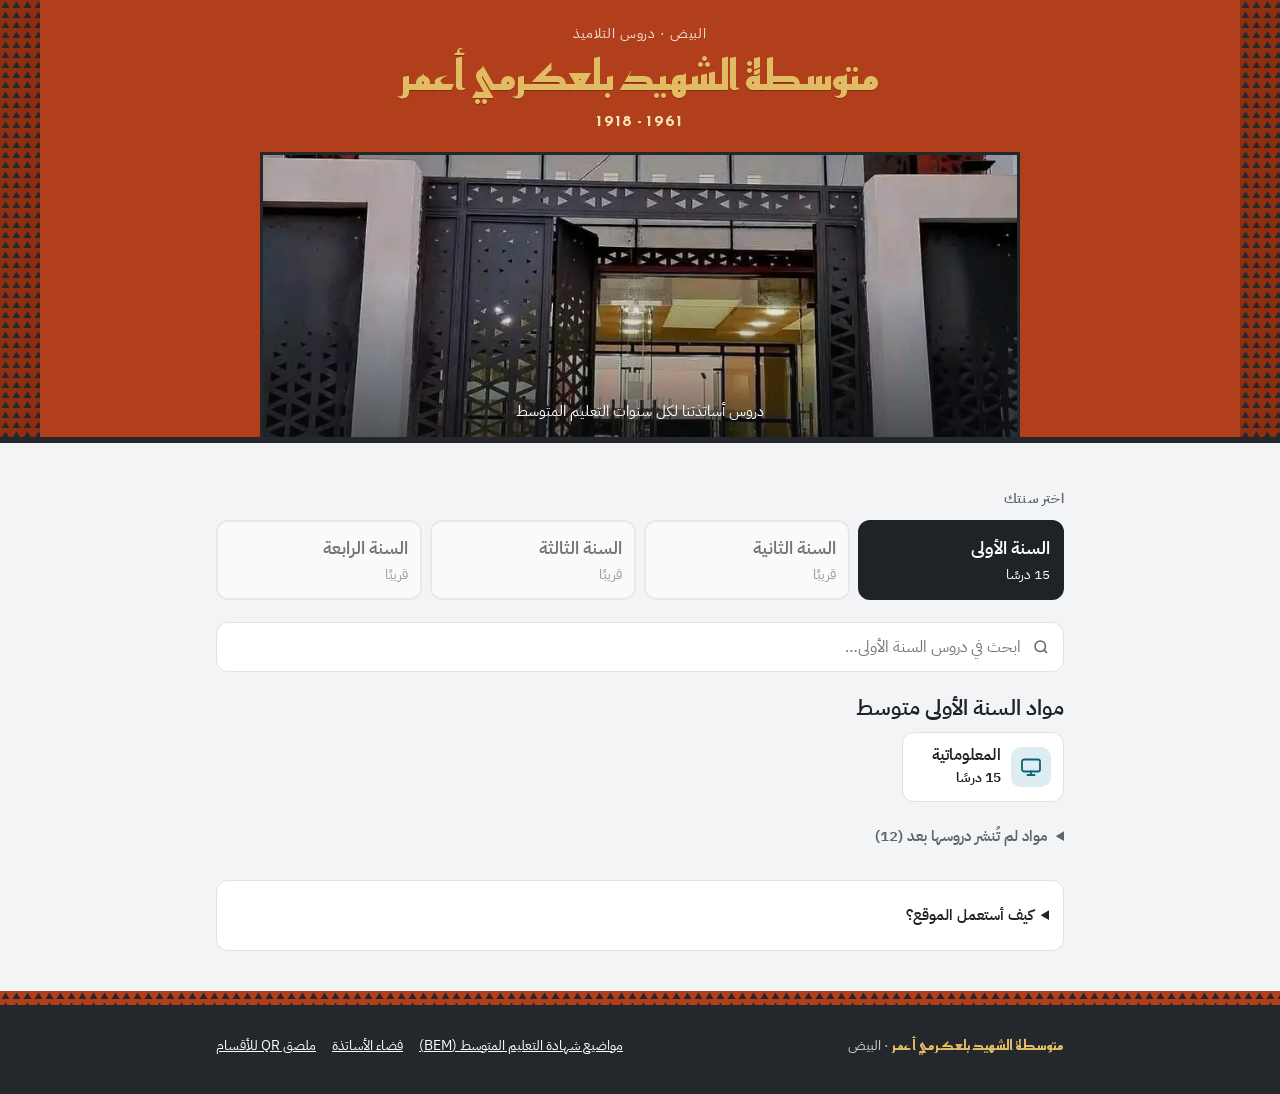
<file: index.html>
<!doctype html>
<html lang="ar" dir="rtl">
<head>
<meta charset="utf-8">
<meta name="viewport" content="width=device-width,initial-scale=1,viewport-fit=cover">
<title>دروس متوسطة الشهيد بلعكرمي أعمر</title>
<meta name="description" content="دروس الأساتذة لتلاميذ متوسطة الشهيد بلعكرمي أعمر، البيض. من السنة الأولى إلى السنة الرابعة متوسط، ومواضيع شهادة التعليم المتوسط.">
<meta property="og:title" content="دروس متوسطة الشهيد بلعكرمي أعمر">
<meta property="og:description" content="كل دروس الأساتذة في مكان واحد، من السنة الأولى إلى السنة الرابعة متوسط.">
<meta property="og:image" content="https://aadl.tech/img/og.jpg">
<meta property="og:type" content="website">
<meta name="theme-color" content="#B23F1C">
<link rel="manifest" href="manifest.webmanifest">
<link rel="icon" href="icons/favicon.svg" type="image/svg+xml">
<link rel="icon" href="icons/favicon-32.png" sizes="32x32" type="image/png">
<link rel="apple-touch-icon" href="icons/app-touch-180.png">
<link rel="preload" href="fonts/plex-ar-400.woff2" as="font" type="font/woff2" crossorigin>
<link rel="preload" href="fonts/kufi-ar-700.woff2" as="font" type="font/woff2" crossorigin>
<link rel="preconnect" href="https://script.google.com" crossorigin>
<link rel="preconnect" href="https://script.googleusercontent.com" crossorigin>
<script>try{if(localStorage.getItem("doros-csv-v1")!=null||/^#y[1-4]-[a-z]+$/.test(location.hash))document.documentElement.className="ret"}catch(e){}</script>
<link rel="stylesheet" href="style.css?v=16">
<script src="config.js"></script>
<script src="common.js?v=15"></script>
</head>
<body>
<header class="facade">
  <div class="panel" aria-hidden="true"></div>
  <div class="inner">
    <span class="eyebrow" id="place">البيض · دروس التلاميذ</span>
    <h1 id="school">متوسطة الشهيد بلعكرمي أعمر</h1>
    <span class="dates" id="dates">1918 - 1961</span>
    <div class="glass">
      <picture><source type="image/webp" srcset="img/school-600.webp 600w, img/school-900.webp 900w" sizes="(max-width: 800px) 100vw, 760px"><img src="img/school-hero.jpg" alt="مدخل متوسطة الشهيد بلعكرمي أعمر" width="900" height="450" fetchpriority="high" decoding="async"></picture>
      <span>دروس أساتذتنا لكل سنوات التعليم المتوسط</span>
    </div>
  </div>
  <div class="panel" aria-hidden="true"></div>
</header>

<main>
  <div id="error"></div>
  <section id="news" hidden aria-label="إعلانات المؤسسة"></section>
  <section id="cont" class="cont" hidden aria-label="أكمل من حيث توقفت"></section>
  <section style="display:flex;flex-direction:column;gap:10px">
    <span class="label">اختر سنتك</span>
    <nav class="years" id="years" aria-label="السنوات"></nav>
  </section>
  <a class="bem-banner" id="bem" href="bem.html" hidden>
    <span class="bem-badge" aria-hidden="true">BEM</span>
    <span class="bt"><b>شهادة التعليم المتوسط</b><small id="bemc">مواضيع وتصحيحات</small></span>
    <span aria-hidden="true">←</span>
  </a>
  <div class="search">
    <svg viewBox="0 0 24 24" fill="none" stroke="currentColor" stroke-width="2" aria-hidden="true"><circle cx="11" cy="11" r="7"/><path d="M20 20l-3.5-3.5"/></svg>
    <input id="q" type="search" placeholder="ابحث عن درس في هذه السنة…" aria-label="ابحث عن درس" autocomplete="off">
  </div>
  <section id="saved" hidden aria-label="محفوظاتي للمراجعة"></section>
  <section id="latest" hidden></section>
  <section id="view"><div class="skeleton"></div></section>
  <section class="install pushc" id="pushc" hidden aria-live="polite"></section>
  <section class="install" id="install" hidden>
    <img class="iico" src="icons/app-192.png" width="52" height="52" alt="" loading="lazy">
    <span class="it"><b>ثبّت الموقع في هاتفك</b><small id="installHint">يفتح كتطبيق، والدروس التي فتحتها تبقى متاحة بدون إنترنت. قبل الاختبارات: افتح دروسك مرة واحدة بالإنترنت لتبقى معك.</small></span>
    <button class="btn sm" id="installBtn" type="button">تثبيت</button>
  </section>
  <details class="help">
    <summary>كيف أستعمل الموقع؟</summary>
    <ol>
      <li>اضغط على سنتك.</li>
      <li>اختر المادة، أو اكتب اسم الدرس في خانة البحث.</li>
      <li>اختر النوع إن أردت: درس، تمارين، فرض، اختبار، تصحيح.</li>
      <li>اضغط «افتح الدرس» ليفتح الملف أو الفيديو.</li>
      <li>إذا لم يفتح الدرس، اطلب المساعدة من أستاذك أو وليّك.</li>
    </ol>
  </details>
</main>

<footer>
  <div class="strip" aria-hidden="true"></div>
  <div class="in">
    <span><b id="fschool">متوسطة الشهيد بلعكرمي أعمر</b> · <span id="fplace">البيض</span></span>
    <span style="display:flex;gap:16px;flex-wrap:wrap"><a href="bem.html">مواضيع شهادة التعليم المتوسط (BEM)</a><a href="teacher.html">فضاء الأساتذة</a><a href="poster.html">ملصق QR للأقسام</a></span>
    <span id="pushf" hidden>🔔 الإشعارات مفعّلة · <button class="lnk" type="button" data-act="pushOff">إيقاف</button></span>
  </div>
</footer>

<script>
(function(){
var SUBJ=D.SUBJ,YEARS=D.YEARS,TERMS=D.TERMS,esc=D.esc,fmt=D.fmt,isNew=D.isNew,subj=D.subj;
var KIND={video:"فيديو",file:"ملف",link:"رابط",pdf:"PDF"};
var $=function(id){return document.getElementById(id)};
var lessons=[],loaded=false,ui={year:1,subj:null,q:"",type:""};

$("school").textContent=$("fschool").textContent=SITE.name;
$("dates").textContent=SITE.dates||"";$("dates").hidden=!SITE.dates;
$("place").textContent=(SITE.place?SITE.place+" · ":"")+"دروس التلاميذ";$("fplace").textContent=SITE.place||"";

var hm=(location.hash||"").slice(1).match(/^y([1-4])(?:-([a-z]+))?$/);
if(hm){ui.year=+hm[1];if(hm[2]&&subj(hm[2]))ui.subj=hm[2]}
else{try{var sy=+localStorage.getItem("doros-year");if(sy>=1&&sy<=4)ui.year=sy}catch(e){}}

function kind(u){if(isLocal(u))return"pdf";if(/youtu\.?be/i.test(u))return"video";if(/\.pdf($|[?#])/i.test(u)||/(drive|docs)\.google\./i.test(u))return"file";return"link"}
function safeUrl(u){return typeof u==="string"&&/^https:\/\/\S+$/i.test(u)}
function isLocal(u){return typeof u==="string"&&/^lessons\/[A-Za-z0-9_\/.-]+\.pdf$/i.test(u)&&u.indexOf("..")<0}
function okUrl(u){return safeUrl(u)||isLocal(u)}
function viewerHref(l){return"viewer.html?f="+encodeURIComponent(l.url)+"&t="+encodeURIComponent(l.title)+"&b=y"+l.year+"-"+l.subject}
function openHref(l){return l.src==="api"?"lesson.html?id="+encodeURIComponent(l.apiId):isLocal(l.url)?viewerHref(l):l.url}
function inSite(l){return l.src==="api"||isLocal(l.url)}
/* البحث: بدون تشكيل، أ/إ/آ = ا، ة = ه، ى = ي، و«٣» = «3» */
function norm(s){return D.fold(s).replace(/\s+/g," ").trim()}
function digit(s){return D.digits(s)}

/* ---- الدروس المرفوعة على الموقع نفسه (ملف lessons.csv) ---- */
function parseYear(v){v=norm(digit(v));var d=v.match(/[1-4]/);if(d)return +d[0];
 if(/اول/.test(v))return 1;if(/ثاني/.test(v))return 2;if(/ثالث/.test(v))return 3;if(/رابع/.test(v))return 4;return 0}
function parseTerm(v){var t=parseYear(v);return t>=1&&t<=3?t:0}
function parseSubj(v){v=norm(v);if(!v)return null;
 for(var i=0;i<SUBJ.length;i++){var n=norm(SUBJ[i].n);if(n===v||n.indexOf(v)>=0||v.indexOf(n.replace(/^(اللغه|التربيه|العلوم) /,""))>=0)return SUBJ[i].k}
 var alias={"فيزياء":"phy","طبيعيه":"sci","تاريخ":"hist","اسلاميه":"isl","مدنيه":"civ","انجليزيه":"en","فرنسيه":"fr","عربيه":"ar","معلوماتيه":"info","رياضيات":"math"};
 for(var a in alias)if(v.indexOf(a)>=0)return alias[a];return null}
function parseDate(v){v=digit(String(v||"").trim());var a=v.match(/^(\d{4})[-\/](\d{1,2})[-\/](\d{1,2})/);if(a)return a[1]+"-"+a[2].padStart(2,"0")+"-"+a[3].padStart(2,"0");
 var b=v.match(/^(\d{1,2})[\/.-](\d{1,2})[\/.-](\d{4})/);if(b)return b[3]+"-"+b[2].padStart(2,"0")+"-"+b[1].padStart(2,"0");return""}
function parseCSV(t){var rows=[],row=[],f="",q=false;t=String(t).replace(/^﻿/,"");
 for(var i=0;i<t.length;i++){var c=t[i];
  if(q){if(c==='"'){if(t[i+1]==='"'){f+='"';i++}else q=false}else f+=c}
  else if(c==='"')q=true;else if(c===","){row.push(f);f=""}
  else if(c==="\n"||c==="\r"){if(c==="\r"&&t[i+1]==="\n")i++;row.push(f);rows.push(row);row=[];f=""}
  else f+=c}
 if(f!==""||row.length){row.push(f);rows.push(row)}return rows}
function fromRows(rows){if(!rows.length)return[];
 var H=rows[0].map(norm),col=function(){for(var i=0;i<arguments.length;i++){var k=norm(arguments[i]);for(var j=0;j<H.length;j++)if(H[j].indexOf(k)>=0)return j}return-1};
 var cY=col("السنه"),cS=col("الماده"),cT=col("الفصل"),cN=col("عنوان"),cU=col("الرابط"),cP=col("الاستاذ"),cO=col("ملاحظه"),cD=col("التاريخ"),cR=col("الترتيب");
 var out=[];
 rows.slice(1).forEach(function(r,i){var g=function(c){return c>=0&&r[c]!=null?String(r[c]).trim():""};
  var l={src:"csv",id:"a"+String(i).padStart(5,"0"),year:parseYear(g(cY)),subject:parseSubj(g(cS)),term:parseTerm(g(cT)),title:g(cN),url:g(cU),teacher:g(cP),note:g(cO),
   date:parseDate(g(cD)),order:(function(x){x=parseInt(digit(x),10);return isNaN(x)?null:x})(g(cR)),type:"lesson",unit:"",files:[],videos:[],text:""};
  if(l.year&&l.subject&&l.title&&okUrl(l.url))out.push(l)});
 return out}

/* ---- دروس الأساتذة (من الخادم) ---- */
function mapApi(L){return L.map(function(x){return{src:"api",apiId:x.id,id:"c"+String(x.ts||0).padStart(15,"0"),year:+x.year,subject:x.subject,term:+x.term||0,
 title:x.title,text:x.text||"",note:"",url:"",teacher:x.teacher||"",date:x.date||"",order:null,files:x.files||[],videos:x.videos||[],type:D.typeOf(x),unit:x.unit||""}})
 .filter(function(l){return l.year>=1&&l.year<=4&&subj(l.subject)})}

function byNewest(a,b){return(b.date||"").localeCompare(a.date||"")||((a.order!=null&&b.order!=null)?a.order-b.order:0)||b.id.localeCompare(a.id)}
function byCourse(a,b){return(a.date||"").localeCompare(b.date||"")||((a.order!=null&&b.order!=null)?a.order-b.order:0)||a.id.localeCompare(b.id)}
function inYear(y){return lessons.filter(function(l){return l.year===y})}
function count(y,s){return lessons.filter(function(l){return l.year===y&&(!s||l.subject===s)}).length}

function pills(l){var o="";if(isNew(l.date))o+='<span class="pill new">جديد</span>';
 if(l.type&&l.type!=="lesson")o+='<span class="pill t-'+l.type+'">'+esc(D.typeName(l.type))+'</span>';
 if(l.src==="api"){if(l.files.length)o+='<span class="pill pdf">'+(l.files.length===1?"ملف":l.files.length===2?"ملفان":l.files.length+" ملفات")+'</span>';
  if(l.videos.length)o+='<span class="pill video">'+(l.videos.length===1?"فيديو":l.videos.length+" فيديو")+'</span>';
  if(!l.files.length&&!l.videos.length)o+='<span class="pill link">شرح</span>'}
 else{var k=kind(l.url);if(k!=="pdf")o+='<span class="pill '+k+'">'+KIND[k]+'</span>'}
 return o}
/* «احفظ للمراجعة» */
var byKey={};
function lkey(l){return l.src==="api"?"a:"+l.apiId:"c:"+l.url}
/* «أين وصلت؟»: الدروس التي فتحها التلميذ (في هاتفه فقط) */
var OPEN=D.openedMap(),apiFresh=false;
function isOpen(l){return!!OPEN[lkey(l)]}
function seenIn(L){return L.filter(isOpen).length}
function progress(n,t){var pc=t?Math.round(n*100/t):0;return'<div class="prog" role="img" aria-label="شاهدت '+n+' من '+t+'"><i style="width:'+pc+'%"></i></div><div class="progt"><span>شاهدت '+n+' من '+t+'</span></div>'}
function linkAttrs(l){return'href="'+esc(openHref(l))+'"'+(inSite(l)?'':' target="_blank" rel="noopener" data-ok="'+esc(lkey(l))+'"')}
/* بطاقة «أكمل من حيث توقفت» — مدروسة نفسيًا:
   • ما لم يكتمل يبقى في الذهن ويدفع إلى إكماله: البطاقة تقترح الدرس التالي في مادة لم تكتمل بعد.
   • عند الإكمال: تهنئة قصيرة مرة واحدة (نهاية التجربة هي ما يُتذكَّر)، ثم تختفي وحدها ولا تعود تلحّ.
   • للتلميذ القرار: × يخفيها. تعود فقط حين يتغيّر الاقتراح (فتح درسًا آخر، أو نُشر درس جديد). */
var CHK="doros-cont-hide",CELK="doros-cont-done",celebrating=null;
function groupOf(l){return lessons.filter(function(x){return x.year===l.year&&x.subject===l.subject}).sort(byCourse)}
function nextIn(S,from){var i,idx=S.indexOf(from);for(i=idx+1;i<S.length;i++)if(!isOpen(S[i]))return S[i];for(i=0;i<idx;i++)if(!isOpen(S[i]))return S[i];return null}
function lastIn(S){var b=null,t=-1;S.forEach(function(l){var v=OPEN[lkey(l)];if(v&&v>t){t=v;b=l}});return b}
/* المادة الجارية: آخر مادة فتح فيها درسًا ولم تكتمل (الأحدث أولًا) */
function inProgress(){var g={},best=null;
 lessons.forEach(function(l){var k=l.year+"-"+l.subject;if(!g[k])g[k]=groupOf(l)});
 Object.keys(g).forEach(function(k){var S=g[k],n=seenIn(S);if(!n||n>=S.length)return;var L=lastIn(S),t=OPEN[lkey(L)];if(!best||t>best.t)best={S:S,last:L,t:t}});
 return best}
function lsg(k){try{return localStorage.getItem(k)||""}catch(e){return""}}
function lss(k,v){try{localStorage.setItem(k,v)}catch(e){}}
function contClose(state){return'<button class="cx" type="button" data-act="contHide" data-s="'+esc(state)+'" aria-label="إخفاء" title="إخفاء">×</button>'}
function renderCont(){var el=$("cont"),last=D.lastOpened(),i;
 function hide(){el.hidden=true;el.innerHTML="";el.className="cont"}
 if(!last||!loaded||ui.subj||ui.q)return hide();
 var cur=null;for(i=0;i<lessons.length;i++)if(lkey(lessons[i])===last.k){cur=lessons[i];break}
 if(!cur){
  if(last.k.charAt(0)==="c"||apiFresh)return hide();   /* حُذف الدرس */
  var st0="o:"+last.k;if(lsg(CHK)===st0)return hide();
  el.hidden=false;el.className="cont";el.innerHTML=contClose(st0)+'<small class="ch">▶ آخر ما فتحت</small><b class="ct">'+esc(last.t)+'</b><a class="cgo" href="'+esc(last.h)+'">أعد فتح الدرس</a>';return}
 var S=groupOf(cur),next=nextIn(S,cur),L=cur;
 if(!next){   /* المادة الأخيرة اكتملت: نهنّئ مرة واحدة، ثم ننتقل إلى مادة أخرى لم تكتمل إن وُجدت */
  var done="d:"+cur.year+"-"+cur.subject+":"+S.length;
  if(celebrating===done||lsg(CELK)!==done){
   if(celebrating!==done){celebrating=done;lss(CELK,done)}
   if(lsg(CHK)!==done){var s0=subj(cur.subject);el.hidden=false;el.className="cont done";
    el.innerHTML=contClose(done)+'<span class="cdone"><span class="cok" aria-hidden="true">✓</span><span><b>أحسنت! أتممت كل دروس '+esc(s0.n)+'</b><small>'+D.count(S.length,D.DARS)+' · '+esc(YEARS[cur.year-1].name)+'</small></span></span>';return}}
  var p=inProgress();if(!p)return hide();
  S=p.S;L=p.last;next=nextIn(S,L);if(!next)return hide()}
 var st="n:"+lkey(next);if(lsg(CHK)===st)return hide();
 var s=subj(L.subject),n=seenIn(S),where=esc(s.n)+(L.year!==ui.year?' · '+esc(YEARS[L.year-1].name):'');
 el.hidden=false;el.className="cont";
 el.innerHTML=contClose(st)+'<small class="ch">'+D.glyph(s,"sm")+'<span>أكمل من حيث توقفت · '+where+'</span></small><b class="ct">'+esc(next.title)+'</b>'+progress(n,S.length)
  +'<a class="cgo" '+linkAttrs(next)+'>افتح الدرس التالي</a><a class="cl" '+linkAttrs(L)+'>↺ أعد فتح: '+esc(L.title)+'</a>'}
function star(l){var k=lkey(l),on=D.isSaved(k);byKey[k]=l;
 return'<button class="star" type="button" data-act="save" data-k="'+esc(k)+'" aria-pressed="'+on+'" aria-label="'+(on?"أزل من المحفوظات":"احفظ للمراجعة")+'" title="'+(on?"محفوظ للمراجعة":"احفظ للمراجعة")+'">'+(on?"★":"☆")+'</button>'}
function renderSaved(){var el=$("saved"),S=D.saved();
 if(!S.length||ui.subj||ui.q){el.hidden=true;el.innerHTML="";return}
 var row=function(x){var s=subj(x.s),y=YEARS[(+x.y||1)-1];return'<div class="mini sv"><a href="'+esc(x.h)+'"'+(x.ext?' target="_blank" rel="noopener"':'')+'><span class="mt"><b>'+esc(x.t)+'</b><small>'+esc(y?y.name:"")+(s?' · '+esc(s.n):'')+'</small></span></a><button class="x" type="button" data-act="unsave" data-k="'+esc(x.k)+'" aria-label="أزل من المحفوظات">×</button></div>'};
 el.hidden=false;el.innerHTML='<div class="sec-h" style="margin-bottom:8px"><h2>★ محفوظاتي للمراجعة</h2><small style="color:var(--muted)">'+S.length+'</small></div><div class="minis">'+S.slice(0,5).map(row).join("")+'</div>'
  +(S.length>5?'<details class="more-saved"><summary>عرض الكل ('+S.length+')</summary><div class="minis">'+S.slice(5).map(row).join("")+'</div></details>':'')}
function setStars(k,on){Array.prototype.forEach.call(document.querySelectorAll('.star[data-k]'),function(b){if(b.getAttribute("data-k")!==k)return;b.setAttribute("aria-pressed",String(on));b.textContent=on?"★":"☆";b.setAttribute("aria-label",on?"أزل من المحفوظات":"احفظ للمراجعة");b.title=on?"محفوظ للمراجعة":"احفظ للمراجعة"})}

function card(l,showWhere){var meta=[],s=subj(l.subject),seen=isOpen(l);
 if(l.unit)meta.push(esc(l.unit));if(l.teacher)meta.push("الأستاذ(ة): "+esc(l.teacher));if(l.date&&l.src==="api")meta.push(fmt(l.date));if(l.note)meta.push(esc(l.note));
 /* الصف كله يفتح الدرس (خيار واحد واضح)، والتحميل والحفظ أيقونتان صغيرتان بجانبه */
 return'<article class="lesson'+(seen?' seen':'')+'"><a class="go" '+linkAttrs(l)+'>'
  +(showWhere?'<span class="where">'+esc(YEARS[l.year-1].name)+' · '+esc(s.n)+'</span>':"")
  +'<h4>'+(seen?'<span class="tick" title="شاهدته">✓</span> ':'')+esc(l.title)+'</h4>'
  +'<span class="meta">'+pills(l)+meta.map(function(x){return"<span>"+x+"</span>"}).join('<span aria-hidden="true">·</span>')+'</span>'
  +(l.text?'<span class="note excerpt">'+esc(l.text)+'</span>':"")
  +'</a><span class="side">'+(isLocal(l.url)?'<a class="dl" href="'+esc(l.url)+'" download aria-label="تحميل الملف" title="تحميل الملف">⤓</a>':'')+star(l)+'<span class="chev" aria-hidden="true"></span></span></article>'}

/* ---- إعلانات المؤسسة ---- */
function renderNews(){var N=D.activeNews(D.news()),el=$("news");
 if(!N.length){el.hidden=true;el.innerHTML="";return}
 el.hidden=false;el.innerHTML='<div class="news">'+N.map(function(n){return'<article class="nitem'+(n.pinned?' pin':'')+'"><div class="nh"><b>'+(n.pinned?'<span aria-hidden="true">📌 </span>':'')+esc(n.title)+'</b><small>'+fmt(n.date)+'</small></div>'+(n.text?'<p>'+esc(n.text)+'</p>':'')+'</article>'}).join("")+'</div>'}

function renderYears(){var o="";
 YEARS.forEach(function(y){var c=count(y.n);o+='<button class="year'+(loaded&&!c?' none':'')+'" data-act="year" data-y="'+y.n+'" aria-pressed="'+(ui.year===y.n)+'" aria-label="'+esc(y.name)+'"><b><i>السنة </i>'+esc(y.o)+'</b><span>'+(loaded?(c?D.count(c,D.DARS):"قريبًا"):"…")+'</span></button>'});
 $("years").innerHTML=o;
 var bem=lessons.filter(function(l){return l.type==="bem"||l.type==="bemc"}).length;
 $("bem").hidden=!(ui.year===4||bem>0);$("bemc").textContent=bem?D.count(bem,["موضوع واحد","موضوعان","مواضيع وتصحيحات","موضوعًا وتصحيحًا","موضوع وتصحيح"]):"مواضيع وتصحيحات";}

/* «آخر الدروس» فقط إن نُشر شيء خلال 30 يومًا؛ وإلا فهي تكرار لما في المواد */
function recent(d){var t=Date.parse(d||"");return t>0&&Date.now()-t<30*864e5}
function renderLatest(){var L=lessons.filter(function(l){return recent(l.date)}).sort(byNewest).slice(0,3),el=$("latest");
 if(!L.length||ui.subj||ui.q){el.hidden=true;return}
 el.hidden=false;el.innerHTML='<div class="sec-h" style="margin-bottom:8px"><h2>آخر الدروس</h2></div><div class="minis">'+L.map(function(l){
  return'<a class="mini" '+linkAttrs(l)+'><span class="mt"><b>'+(isOpen(l)?'<span class="tick" title="شاهدته">✓</span> ':'')+esc(l.title)+'</b><small>'+esc(YEARS[l.year-1].name)+' · '+esc(subj(l.subject).n)+'</small></span><span class="tags">'+miniPill(l)+'</span></a>'}).join("")+'</div>'}
function miniPill(l){if(isNew(l.date))return'<span class="pill new">جديد</span>';if(l.type&&l.type!=="lesson")return'<span class="pill t-'+l.type+'">'+esc(D.typeName(l.type))+'</span>';
 if(l.src==="api")return l.videos.length&&!l.files.length?'<span class="pill video">فيديو</span>':l.files.length?(l.files[0].kind==="pdf"?"":'<span class="pill pdf">'+esc(D.KINDS[l.files[0].kind]||"ملف")+'</span>'):'<span class="pill link">شرح</span>';var k=kind(l.url);return k==="pdf"?"":'<span class="pill '+k+'">'+KIND[k]+'</span>'}

function subjBtn(s,c){return'<button class="subj'+(c?" has":"")+'" data-act="subj" data-k="'+s.k+'" style="--sc:'+s.c+'">'+D.glyph(s)+'<span class="t"><b>'+s.n+'</b><small>'+(c?D.count(c,D.DARS)+(function(n){return n?' · <span class="tick">✓ شاهدت '+n+'</span>':''})(seenIn(lessons.filter(function(l){return l.year===ui.year&&l.subject===s.k}))):"قريبًا")+'</small></span></button>'}

function renderView(){var o="",yname=YEARS[ui.year-1].name;
 if(!loaded){$("view").innerHTML='<div class="list"><div class="skeleton"></div><div class="skeleton"></div></div>';return}
 if(ui.q){var q=norm(ui.q),R=inYear(ui.year).filter(function(l){return norm(l.title+" "+l.note+" "+l.text+" "+l.unit+" "+l.teacher+" "+subj(l.subject).n+" "+D.typeName(l.type)).indexOf(q)>=0}).sort(byNewest);
  o='<div class="sec-h"><h2>نتائج البحث في '+yname+'</h2></div>';
  o+=R.length?'<div class="list" style="margin-top:10px">'+R.map(function(l){return card(l,true)}).join("")+'</div>':'<div class="empty" style="margin-top:10px">لا يوجد درس بهذا الاسم في '+yname+'. جرّب كلمة أقصر، مثل «الكسور».</div>';
 }else if(!ui.subj){
  /* المواد التي فيها دروس أولًا، والباقي مطويّ */
  var full=SUBJ.filter(function(s){return count(ui.year,s.k)}),empty=SUBJ.filter(function(s){return!count(ui.year,s.k)});
  o='<div class="sec-h" style="margin-bottom:10px"><h2>مواد '+yname+'</h2></div>';
  if(full.length)o+='<div class="subjects">'+full.map(function(s){return subjBtn(s,count(ui.year,s.k))}).join("")+'</div>';
  else o+='<div class="empty">لم تُنشر دروس لهذه السنة بعد. ستظهر هنا فور نشرها.</div>';
  if(empty.length)o+='<details class="more-subj"'+(full.length?'':' open')+'><summary>مواد لم تُنشر دروسها بعد ('+empty.length+')</summary><div class="subjects">'+empty.map(function(s){return subjBtn(s,0)}).join("")+'</div></details>';
 }else{
  var s=subj(ui.subj),all=lessons.filter(function(l){return l.year===ui.year&&l.subject===ui.subj});
  o='<div class="sec-h" style="margin-bottom:12px"><h2 class="sh2">'+D.glyph(s)+'<span>'+s.n+' · '+yname+'</span></h2><span style="display:flex;gap:6px;flex-wrap:wrap"><button class="back" data-act="shareSubj" title="أرسل رابط هذه المادة لمجموعة القسم">مشاركة ↗</button><button class="back" data-act="back">→ كل المواد</button></span></div>';
  if(!all.length){o+='<div class="empty">لم يُضِف الأستاذ دروسًا لهذه المادة بعد. عُد لاحقًا.</div>';$("view").innerHTML=o;return}
  var sn=seenIn(all);if(sn)o+='<div class="progw">'+progress(sn,all.length)+'</div>';
  /* أزرار التصفية حسب النوع */
  var present=D.TYPES.filter(function(t){return all.some(function(l){return l.type===t.k})});
  if(ui.type&&!present.some(function(t){return t.k===ui.type}))ui.type="";
  if(present.length>1)o+='<div class="chips" role="group" aria-label="نوع المحتوى"><button class="chip" data-act="type" data-t="" aria-pressed="'+(!ui.type)+'">الكل <small>'+all.length+'</small></button>'
   +present.map(function(t){var c=all.filter(function(l){return l.type===t.k}).length;return'<button class="chip" data-act="type" data-t="'+t.k+'" aria-pressed="'+(ui.type===t.k)+'">'+t.n+' <small>'+c+'</small></button>'}).join("")+'</div>';
  var list=ui.type?all.filter(function(l){return l.type===ui.type}):all;
  /* دروس السنة الدراسية الحالية أولًا، ودروس السنوات الماضية في «أرشيف» مطويّ */
  var ys=D.yearStart(),cur=list.filter(function(l){return!l.date||l.date>=ys||l.type==="bem"||l.type==="bemc"}),old=list.filter(function(l){return cur.indexOf(l)<0});
  if(cur.length)o+=terms(cur);
  else o+='<div class="empty">لم تُنشر دروس هذه السنة الدراسية بعد. دروس السنوات الماضية في الأرشيف أدناه.</div>';
  if(old.length)o+='<details class="archive" style="margin-top:18px"><summary>📦 أرشيف السنوات الماضية ('+old.length+')</summary><div class="list">'+old.slice().sort(byNewest).map(function(l){return card(l,false)}).join("")+'</div></details>';
 }
 $("view").innerHTML=o}

/* الدروس بلا فصل (ملفات lessons.csv، أو «بدون تحديد» في فضاء الأساتذة) تُعرض أولًا بعنوان «لكل السنة»،
   ولا تنزل إلى آخر الصفحة كـ«دروس أخرى» عندما ينشر أستاذ أول درس بفصل */
function terms(list){var o="",termed=list.some(function(l){return l.term>0});
 o+='<div style="display:flex;flex-direction:column;gap:18px">';
 [0,1,2,3].forEach(function(t){var T=list.filter(function(l){return l.term===t});if(!T.length)return;
  o+='<section class="term">'+(termed?'<h3>'+(t?TERMS[t-1]:"لكل السنة")+'</h3>':'');
  var withUnit=T.filter(function(l){return l.unit});
  if(!withUnit.length){o+=T.slice().sort(byNewest).map(function(l){return card(l,false)}).join("")}
  else{
   /* حسب المقطع: المقاطع بترتيبها (رقم أو «الأول، الثاني…»)، والدروس داخل المقطع بترتيب نشرها */
   var units=[];withUnit.forEach(function(l){if(units.indexOf(l.unit)<0)units.push(l.unit)});
   units.sort(function(a,b){return D.unitKey(a)-D.unitKey(b)||a.localeCompare(b,"ar")});
   units.forEach(function(u){o+='<div class="unit"><h4 class="unit-h">'+esc(u)+'</h4>'+T.filter(function(l){return l.unit===u}).sort(byCourse).map(function(l){return card(l,false)}).join("")+'</div>'});
   var rest=T.filter(function(l){return!l.unit});if(rest.length)o+='<div class="unit"><h4 class="unit-h">دروس أخرى</h4>'+rest.sort(byNewest).map(function(l){return card(l,false)}).join("")+'</div>';
  }
  o+='</section>'});
 return o+'</div>'}

function render(){renderNews();renderCont();renderYears();renderSaved();renderLatest();renderView();$("q").placeholder="ابحث في دروس السنة "+YEARS[ui.year-1].o+"…"}
/* كل اختيار يُضاف إلى سجل التصفح: زر «رجوع» في الهاتف يعود خطوة داخل الموقع بدل الخروج منه */
function go(){var h="#y"+ui.year+(ui.subj?"-"+ui.subj:"");if(location.hash!==h)history.pushState(null,"",h);render()}
function fromHash(){var m=(location.hash||"").slice(1).match(/^y([1-4])(?:-([a-z]+))?$/);
 if(m){ui.year=+m[1];ui.subj=m[2]&&subj(m[2])?m[2]:null}else ui.subj=null;ui.type="";render()}
document.addEventListener("click",function(ev){var b=ev.target.closest("[data-act]");if(!b)return;var a=b.getAttribute("data-act");
 if(a==="year"){ui.year=+b.getAttribute("data-y");ui.subj=null;ui.type="";try{localStorage.setItem("doros-year",ui.year)}catch(e){}}
 else if(a==="subj"){ui.subj=b.getAttribute("data-k");ui.type="";ui.q="";$("q").value="";$("view").scrollIntoView({behavior:"smooth",block:"start"})}
 else if(a==="back"){ui.subj=null;ui.type=""}
 else if(a==="type"){ui.type=b.getAttribute("data-t")||"";renderView();return}
 else if(a==="save"){var k=b.getAttribute("data-k"),l=byKey[k];if(!l)return;
  var on=D.toggleSaved({k:k,t:l.title,h:openHref(l),y:l.year,s:l.subject,ty:l.type,ext:!inSite(l)});setStars(k,on);renderSaved();
  if(on&&l.src==="api")D.lesson(l.apiId).catch(function(){});   /* يُحفظ في الهاتف ليفتح بدون إنترنت */
  return}
 else if(a==="contHide"){lss(CHK,b.getAttribute("data-s")||"");var ce=$("cont");ce.hidden=true;ce.innerHTML="";ce.className="cont";return}
 else if(a==="unsave"){var k2=b.getAttribute("data-k");D.toggleSaved({k:k2});setStars(k2,false);renderSaved();return}
 else if(a==="pushOn"){if(PS.busy||!D.armed($("pushc")))return;try{localStorage.setItem("doros-push-tried","1")}catch(e){}PS.busy=true;PS.err="";renderPush();D.pushOn().then(function(){PS.busy=false;PS.just=true;renderPush()},function(e){PS.busy=false;PS.err=D.errText(e);renderPush()});return}
 else if(a==="pushOff"){b.disabled=true;D.pushOff().then(function(){PS.just=false;PS.err="";renderPush()});return}
 else if(a==="pushHide"){if(!D.armed($("pushc")))return;try{localStorage.setItem("doros-push-hide","1")}catch(e){}$("pushc").hidden=true;return}
 else if(a==="shareSubj"){var s2=subj(ui.subj);D.share("دروس "+(s2?s2.n:"")+" · "+YEARS[ui.year-1].name+" — "+SITE.name,D.siteUrl("./#y"+ui.year+"-"+ui.subj));return}
 go()});
window.addEventListener("popstate",fromHash);window.addEventListener("hashchange",fromHash);
$("q").addEventListener("input",function(){ui.q=this.value.trim();if(ui.q)ui.subj=null;renderCont();renderSaved();renderLatest();renderView()});
/* درس يفتح في موقع آخر (رابط خارجي): يُعلَّم عند الضغط. والعودة من صفحة الدرس تُحدّث العلامات */
document.addEventListener("click",function(ev){var a=ev.target.closest("a[data-ok]");if(!a)return;var k=a.getAttribute("data-ok");D.opened({k:k});OPEN=D.openedMap();setTimeout(render,300)});
window.addEventListener("pageshow",function(ev){if(ev.persisted){OPEN=D.openedMap();render()}});

/* ---- التحميل: الدروس المحلية + دروس الأساتذة (نسخة الهاتف فورًا، ثم الخادم) ---- */
var saved=D.apiOn()?D.cached():null,base=[],apiL=saved?mapApi(saved.lessons):[];
function merge(){lessons=base.concat(apiL)}
function notice(t,retry){$("error").innerHTML=t?'<div class="msg" role="status" style="display:flex;gap:10px;align-items:center;justify-content:space-between;flex-wrap:wrap"><span>'+t+'</span>'+(retry?'<button class="btn sm" id="retry" type="button">إعادة المحاولة</button>':'')+'</div>':'';
 var b=$("retry");if(b)b.onclick=function(){notice("");fetchApi(true)}}
/* ---- الإشعارات على الهاتف (تظهر فقط عندما يكون الخادم على الإصدار 6 فما فوق) ----
   البطاقة لا تظهر في أول زيارة (ابتداءً من اليوم الثاني، أو بعد فتح درس)، وطلب الإذن لا يكون إلا بعد ضغط «فعّل» */
var PS={busy:false,err:"",just:false};
function renderPush(){var el=$("pushc"),f=$("pushf");
 D.pushStatus().then(function(st){
  f.hidden=st!=="on";
  var hide=false,tried=false;try{hide=localStorage.getItem("doros-push-hide")==="1";tried=localStorage.getItem("doros-push-tried")==="1"}catch(e){}
  if(st==="nokey"||st==="unsupported"||(st==="on"&&!PS.just)||(hide&&st!=="on"&&!PS.err)||(st!=="on"&&!PS.err&&!D.pushInvite())||(st==="denied"&&!tried)){el.hidden=true;return}
  var t,btn="";
  if(st==="on")t='<b>🔔 الإشعارات مفعّلة على هذا الهاتف ✓</b><small>ستصلك إعلانات المؤسسة. يمكنك إيقافها من أسفل الصفحة.</small>';
  else if(st==="install")t='<b>🔔 إشعارات المؤسسة في آيفون</b><small>ثبّت الموقع أولًا: زر المشاركة ⬆️ ثم «إضافة إلى الشاشة الرئيسية». افتحه من هناك وفعّل الإشعارات.</small>';
  else if(st==="denied")t='<b>🔔 الإشعارات ممنوعة</b><small>'+D.esc(D.errText({code:"DENIED"}))+'</small>';
  else{t='<b>🔔 إشعارات المؤسسة</b><small>'+(PS.err?D.esc(PS.err):'تصلك الإعلانات المهمة على هاتفك، حتى لو كان الموقع مغلقًا.')+'</small>';
   btn='<button class="btn sm" type="button" data-act="pushOn"'+(PS.busy?' disabled':'')+'>'+(PS.busy?'جاري التفعيل…':'فعّل')+'</button>'}
  el.innerHTML='<span class="it">'+t+'</span>'+btn+(st!=="on"?'<button class="x" type="button" data-act="pushHide" aria-label="إخفاء" title="إخفاء">×</button>':'');
  el.hidden=false;D.arm(el)})}
function fetchApi(force){return D.lessons(force).then(function(L){apiFresh=true;apiL=mapApi(L);merge();render();renderPush();notice(navigator.onLine?"":"أنت بدون إنترنت. المعروض آخر نسخة محفوظة في هاتفك.")},function(){
 if(!navigator.onLine)notice(saved?"أنت بدون إنترنت. المعروض آخر نسخة محفوظة في هاتفك.":"أنت بدون إنترنت. اتصل ثم أعد المحاولة.",true);
 else if(saved)notice("الخادم مشغول الآن، والمعروض هو آخر نسخة محفوظة في هاتفك.",true);
 else notice("تعذّر تحميل دروس الأساتذة (الخادم مشغول أو الاتصال ضعيف).",true)})}
/* الدروس المرفوعة على الموقع (lessons.csv): آخر نسخة محفوظة في الهاتف تُعرض فورًا، والجديدة تُطلب في الخلفية */
var CSVK="doros-csv-v1",csv0=null;try{csv0=localStorage.getItem(CSVK)}catch(e){}
if(csv0!=null){base=fromRows(parseCSV(csv0));merge();loaded=true}
render();D.inAppNote(document.querySelector("main"));
fetch("lessons.csv?t="+Date.now(),{cache:"no-store"}).then(function(r){if(!r.ok)throw 0;return r.text()}).then(function(t){
  if(t!==csv0){try{localStorage.setItem(CSVK,t)}catch(e){}base=fromRows(parseCSV(t));merge()}loaded=true;render()},
 function(){loaded=true;render()});
D.track("/","الصفحة الرئيسية");
renderPush();
/* فُتح من إشعار: نجلب الإعلانات الجديدة فورًا، ونُظهرها في أعلى الصفحة */
var fromPush=/[?&]from=push/.test(location.search);
if(D.apiOn()){D.markVisit();fetchApi(fromPush).then(function(){if(fromPush&&!$("news").hidden)$("news").scrollIntoView({block:"start"})})}

/* ---- التثبيت كتطبيق ---- */
if(!D.standalone()){
 D.onInstallable(function(){$("install").hidden=false});
 if(D.isIOS()){$("install").hidden=false;$("installBtn").hidden=true;$("installHint").textContent="في Safari: اضغط زر المشاركة ⬆️ ثم «إضافة إلى الشاشة الرئيسية». قبل الاختبارات: افتح دروسك مرة واحدة بالإنترنت لتبقى معك.";}
 $("installBtn").onclick=function(){D.install().then(function(ok){if(ok)$("install").hidden=true})};
}
})();
</script>
</body>
</html>
</file>
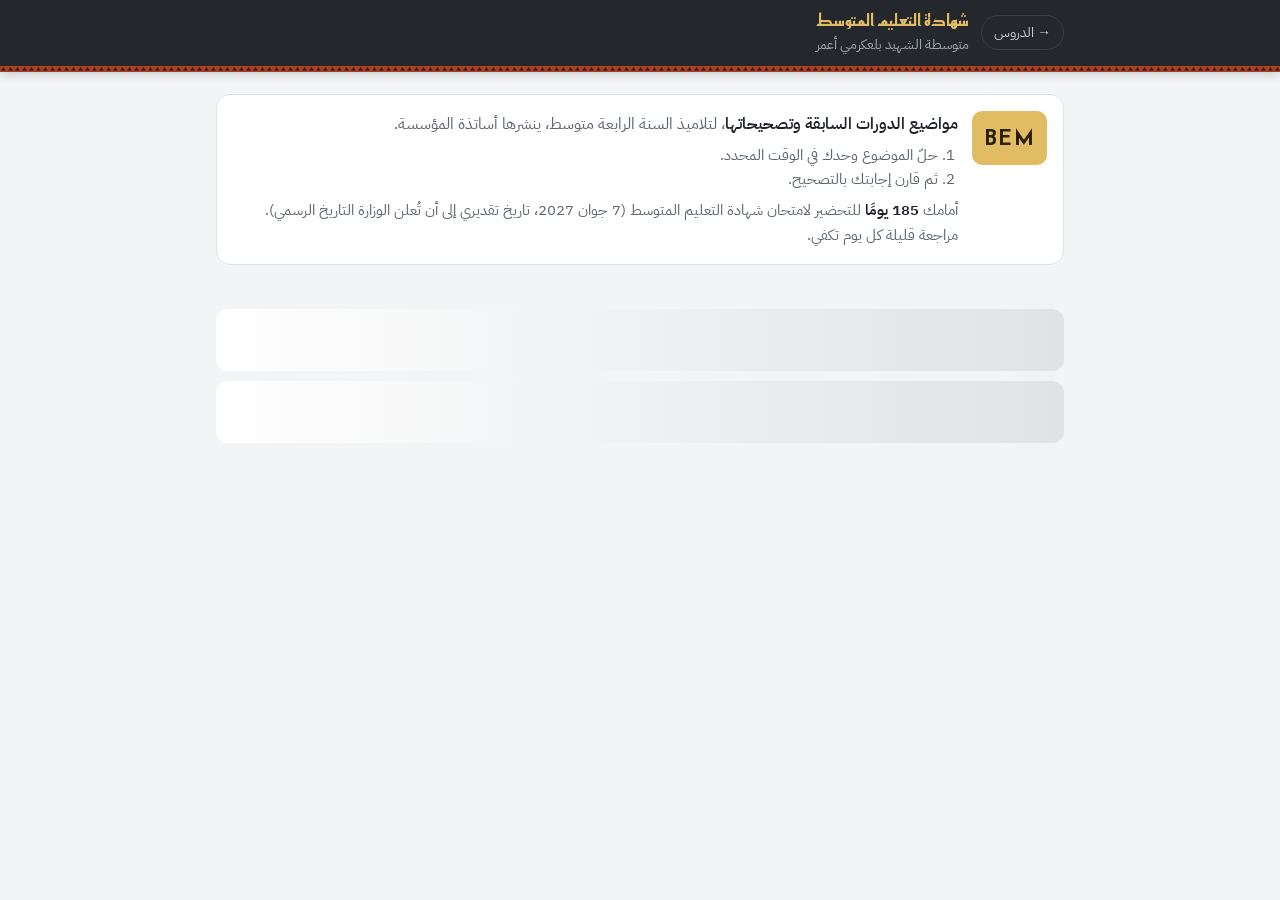
<file: bem.html>
<!doctype html>
<html lang="ar" dir="rtl">
<head>
<meta charset="utf-8">
<meta name="viewport" content="width=device-width,initial-scale=1,viewport-fit=cover">
<title>شهادة التعليم المتوسط · متوسطة الشهيد بلعكرمي أعمر</title>
<meta name="description" content="مواضيع شهادة التعليم المتوسط BEM وتصحيحاتها، ينشرها أساتذة متوسطة الشهيد بلعكرمي أعمر.">
<meta name="theme-color" content="#24272C">
<link rel="manifest" href="manifest.webmanifest">
<link rel="icon" href="icons/favicon.svg" type="image/svg+xml">
<link rel="icon" href="icons/favicon-32.png" sizes="32x32" type="image/png">
<link rel="apple-touch-icon" href="icons/app-touch-180.png">
<link rel="preload" href="fonts/plex-ar-400.woff2" as="font" type="font/woff2" crossorigin>
<link rel="preload" href="fonts/kufi-ar-700.woff2" as="font" type="font/woff2" crossorigin>
<link rel="preconnect" href="https://script.google.com" crossorigin>
<link rel="preconnect" href="https://script.googleusercontent.com" crossorigin>
<link rel="stylesheet" href="style.css?v=16">
<script src="config.js"></script>
<script src="common.js?v=15"></script>
<style>
  .intro{display:flex;gap:14px;align-items:flex-start}
  .intro .bem-badge{font-size:1.3rem;padding:10px 12px}
  .intro p{margin:0;color:var(--muted)}
  .session{display:flex;flex-direction:column;gap:10px}
  .session h3{font-size:1.05rem;color:var(--brick-ink);font-weight:700;border-bottom:1px solid var(--line);padding-bottom:4px}
  .steps-mini{margin:0;padding-inline-start:20px;color:var(--muted);font-size:.92rem}
</style>
</head>
<body>
<header class="topbar">
  <div class="in">
    <a class="home" href="./#y4">→ الدروس</a>
    <div class="ttl"><h1>شهادة التعليم المتوسط</h1><small id="school"></small></div>
  </div>
  <div class="strip" aria-hidden="true"></div>
</header>
<main>
  <section class="card intro">
    <span class="bem-badge" aria-hidden="true">BEM</span>
    <div style="display:flex;flex-direction:column;gap:6px;min-width:0">
      <p><b style="color:var(--ink)">مواضيع الدورات السابقة وتصحيحاتها</b>، لتلاميذ السنة الرابعة متوسط، ينشرها أساتذة المؤسسة.</p>
      <ol class="steps-mini"><li>حلّ الموضوع وحدك في الوقت المحدد.</li><li>ثم قارن إجابتك بالتصحيح.</li></ol>
      <p class="bemcd" id="bemcd" hidden></p>
    </div>
  </section>
  <div id="error"></div>
  <section id="view"><div class="skeleton"></div><div class="skeleton" style="margin-top:10px"></div></section>
</main>
<script>
(function(){
var $=function(id){return document.getElementById(id)},esc=D.esc,subj=D.subj;
$("school").textContent=SITE.name;
var all=[],pick="",loaded=false;

function sessionKey(u){var n=D.unitKey(u);return n===9999?0:n}
function render(){var v=$("view");
 if(!loaded){return}
 if(!all.length){v.innerHTML='<div class="empty">لم تُنشر مواضيع بعد.<br>ستظهر هنا حين ينشرها أساتذتك.</div>';return}
 var subs=D.SUBJ.filter(function(s){return all.some(function(l){return l.subject===s.k})});
 if(pick&&!subs.some(function(s){return s.k===pick}))pick="";
 var o='<div class="chips" role="group" aria-label="المادة"><button class="chip" data-s="" aria-pressed="'+(!pick)+'">كل المواد <small>'+all.length+'</small></button>'
  +subs.map(function(s){var c=all.filter(function(l){return l.subject===s.k}).length;return'<button class="chip" data-s="'+s.k+'" aria-pressed="'+(pick===s.k)+'">'+s.n+' <small>'+c+'</small></button>'}).join("")+'</div>';
 var list=pick?all.filter(function(l){return l.subject===pick}):all;
 /* حسب الدورة: الأحدث أولًا */
 var sessions=[];list.forEach(function(l){var k=l.unit||"";if(sessions.indexOf(k)<0)sessions.push(k)});
 sessions.sort(function(a,b){return sessionKey(b)-sessionKey(a)||a.localeCompare(b,"ar")});
 o+='<div style="display:flex;flex-direction:column;gap:18px">'+sessions.map(function(k){
  var L=list.filter(function(l){return(l.unit||"")===k}).sort(function(a,b){return(a.subject>b.subject?1:a.subject<b.subject?-1:0)||(a.type===b.type?0:a.type==="bem"?-1:1)});
  return'<section class="session"><h3>'+esc(k||"دورات أخرى")+'</h3>'+L.map(card).join("")+'</section>'}).join("")+'</div>';
 v.innerHTML=o}
function card(l){var s=subj(l.subject),meta=[],seen=!!D.openedMap()["a:"+l.id];if(l.teacher)meta.push("الأستاذ(ة): "+esc(l.teacher));if(l.date)meta.push(D.fmt(l.date));
 /* نفس صف الدرس في الصفحة الرئيسية: الصف كله يفتح الموضوع، وعلامة ✓ على ما فُتح */
 return'<article class="lesson'+(seen?' seen':'')+'"><a class="go" href="lesson.html?id='+encodeURIComponent(l.id)+'"><span class="where">'+esc(s?s.n:"")+'</span>'
  +'<h4>'+(seen?'<span class="tick" title="شاهدته">✓</span> ':'')+esc(l.title)+'</h4>'
  +'<span class="meta">'+(D.isNew(l.date)?'<span class="pill new">جديد</span>':'')+'<span class="pill t-'+l.type+'">'+esc(D.typeName(l.type))+'</span>'+meta.map(function(x){return"<span>"+x+"</span>"}).join('<span aria-hidden="true">·</span>')+'</span>'
  +'</a><span class="side"><span class="chev" aria-hidden="true"></span></span></article>'}
function take(L){all=(L||[]).filter(function(l){var t=D.typeOf(l);return t==="bem"||t==="bemc"}).map(function(l){l.type=D.typeOf(l);return l});loaded=true;render()}

$("view").addEventListener("click",function(e){var b=e.target.closest("[data-s]");if(!b)return;pick=b.dataset.s;render()});
D.inAppNote(document.querySelector("main"));
/* عدّاد الأيام حتى امتحان BEM (التاريخ في config.js) */
/* «2027-06-07» تاريخ رسمي؛ «2027-06-07 تقديري» تاريخ تقديري (يُكتب ذلك للتلاميذ) */
(function(){var s=D.digits(String(SITE.bemDate||"")).trim(),m=s.match(/^(\d{4})-(\d{1,2})-(\d{1,2})/);if(!m)return;
 var approx=/تقدير/.test(s),y=+m[1],mo=+m[2],dd=+m[3];if(mo<1||mo>12||dd<1||dd>31)return;
 var t=new Date(y,mo-1,dd,8),n=Math.ceil((t-new Date())/864e5);if(!(n>=0))return;
 var M=["جانفي","فيفري","مارس","أفريل","ماي","جوان","جويلية","أوت","سبتمبر","أكتوبر","نوفمبر","ديسمبر"],when=dd+" "+M[mo-1]+" "+y;
 var r=n%100,w=n===1?"يوم واحد":n===2?"يومان":r>=3&&r<=10?"أيام":r>=11?"يومًا":"يوم";
 var el=$("bemcd");el.hidden=false;el.innerHTML=n===0?"امتحان شهادة التعليم المتوسط <b>اليوم</b>. بالتوفيق!":"أمامك <b>"+(n===1||n===2?"":n+" ")+w+"</b> للتحضير لامتحان شهادة التعليم المتوسط ("+when+(approx?"، تاريخ تقديري إلى أن تُعلن الوزارة التاريخ الرسمي":"")+"). مراجعة قليلة كل يوم تكفي."})();
var saved=D.cached();if(saved)take(saved.lessons);
if(!D.apiOn()){take([]);return}
D.markVisit();D.track("/bem","مواضيع BEM");
D.lessons().then(take,function(){if(!saved){take([])}
 $("error").innerHTML='<div class="msg" role="status">'+(navigator.onLine?"الخادم مشغول الآن.":"أنت بدون إنترنت.")+(saved?" المعروض آخر نسخة محفوظة في هاتفك.":" أعد فتح الصفحة بعد قليل.")+'</div>'});
})();
</script>
</body>
</html>
</file>
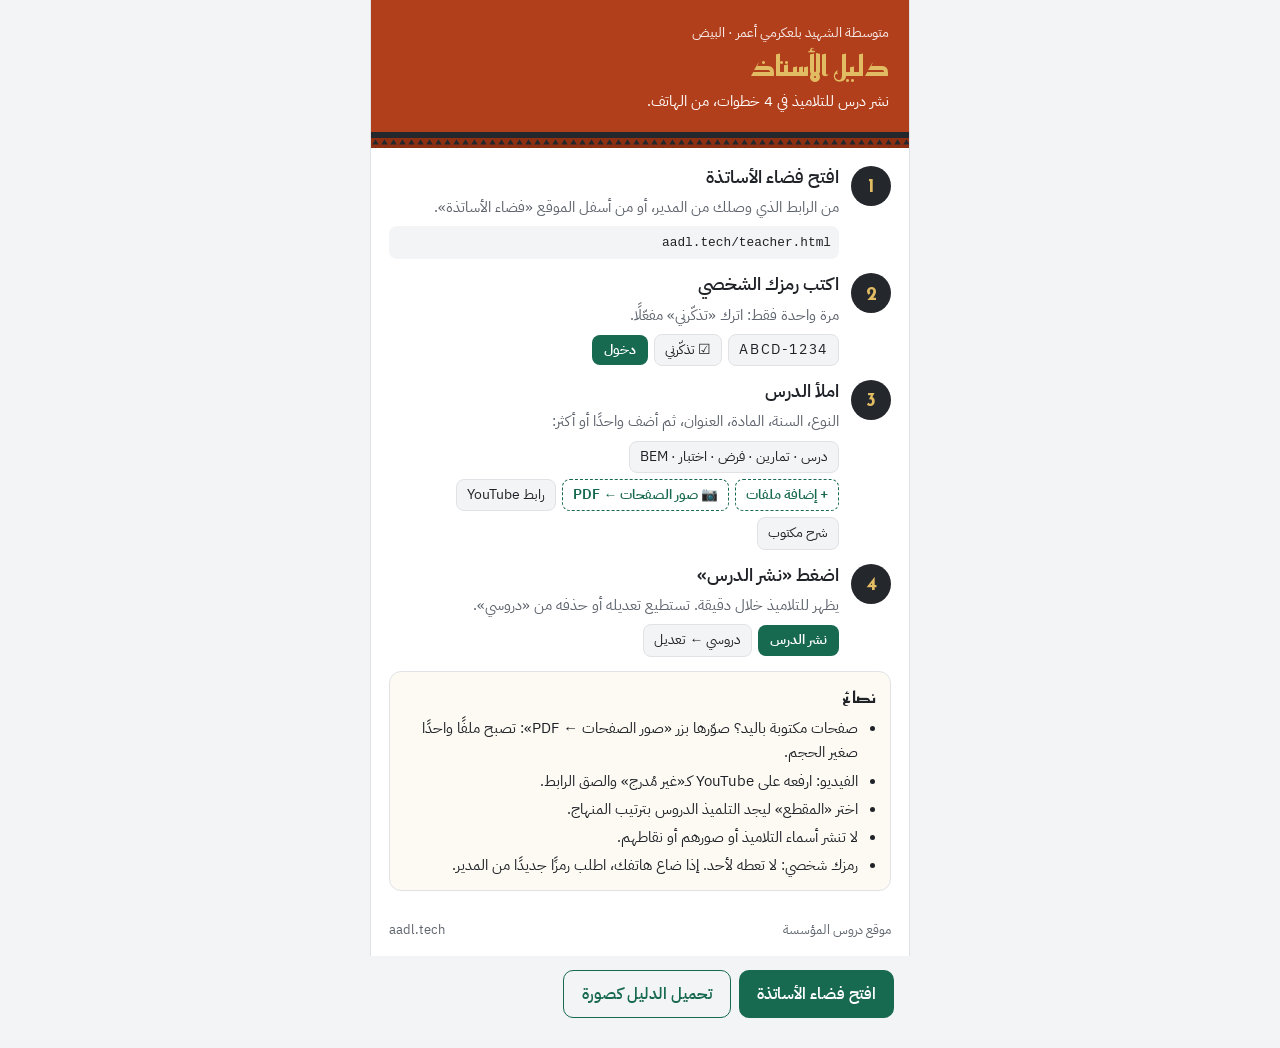
<file: guide.html>
<!doctype html>
<html lang="ar" dir="rtl">
<head>
<meta charset="utf-8">
<meta name="viewport" content="width=device-width,initial-scale=1,viewport-fit=cover">
<title>دليل الأستاذ · متوسطة الشهيد بلعكرمي أعمر</title>
<meta name="description" content="نشر درس في موقع المؤسسة في 4 خطوات.">
<meta name="theme-color" content="#24272C">
<link rel="manifest" href="manifest.webmanifest">
<link rel="icon" href="icons/favicon.svg" type="image/svg+xml">
<link rel="icon" href="icons/favicon-32.png" sizes="32x32" type="image/png">
<link rel="apple-touch-icon" href="icons/app-touch-180.png">
<link rel="preload" href="fonts/plex-ar-400.woff2" as="font" type="font/woff2" crossorigin>
<link rel="preload" href="fonts/kufi-ar-700.woff2" as="font" type="font/woff2" crossorigin>
<link rel="stylesheet" href="style.css?v=16">
<script src="config.js"></script>
<style>
  body{background:var(--ground)}
  .sheet{max-width:540px;margin:0 auto;background:var(--surface);border-inline:1px solid var(--line)}
  .gh{background:var(--brick);color:#fff;padding:22px 20px 18px;display:flex;flex-direction:column;gap:4px;border-bottom:6px solid var(--charcoal);position:relative}
  .gh small{opacity:.9;font-size:.85rem}
  .gh h1{color:var(--gold);font-size:1.75rem;font-weight:700}
  .gh p{margin:0;font-size:.95rem}
  .strip6{height:10px;background-color:var(--brick-deep);background-image:var(--lattice);background-size:9px 8px}
  ol.g{list-style:none;margin:0;padding:18px 18px 6px;display:flex;flex-direction:column;gap:14px;counter-reset:g}
  ol.g>li{counter-increment:g;display:grid;grid-template-columns:40px minmax(0,1fr);gap:12px;align-items:start}
  ol.g>li::before{content:counter(g);width:40px;height:40px;border-radius:999px;background:var(--charcoal);color:var(--gold);display:grid;place-items:center;font-family:var(--display);font-weight:700;font-size:1.2rem}
  .gb{display:flex;flex-direction:column;gap:6px;min-width:0}
  .gb h2{font-size:1.12rem;font-weight:700}
  .gb p{margin:0;color:var(--muted);font-size:.95rem}
  .ui{display:flex;gap:6px;flex-wrap:wrap;align-items:center}
  .ui .k{border:1px solid var(--line);border-radius:8px;padding:4px 10px;font-size:.85rem;background:var(--ground)}
  .ui .b{background:var(--go);color:#fff;border-radius:8px;padding:4px 12px;font-size:.85rem;font-weight:600}
  .ui .d{border:1px dashed var(--go-ink);color:var(--go-ink);border-radius:8px;padding:4px 10px;font-size:.85rem;font-weight:600}
  .url{direction:ltr;unicode-bidi:isolate;font-family:ui-monospace,Menlo,Consolas,monospace;font-size:.8rem;background:var(--ground);border-radius:8px;padding:6px 8px;overflow-wrap:anywhere;color:var(--ink)}
  .tips{margin:8px 18px 18px;border:1px solid var(--line);border-radius:12px;padding:12px 14px;display:flex;flex-direction:column;gap:6px;background:color-mix(in srgb,var(--gold) 8%,var(--surface))}
  .tips b{font-family:var(--display)}
  .tips ul{margin:0;padding-inline-start:18px;display:flex;flex-direction:column;gap:4px;font-size:.92rem}
  .gf{padding:10px 18px 16px;color:var(--muted);font-size:.8rem;display:flex;justify-content:space-between;gap:8px;flex-wrap:wrap}
  .actions-g{max-width:540px;margin:14px auto 30px;padding-inline:16px;display:flex;gap:8px;flex-wrap:wrap}
</style>
</head>
<body>
<div class="sheet" id="sheet">
  <header class="gh">
    <small id="school">متوسطة الشهيد بلعكرمي أعمر · البيض</small>
    <h1>دليل الأستاذ</h1>
    <p>نشر درس للتلاميذ في 4 خطوات، من الهاتف.</p>
  </header>
  <div class="strip6" aria-hidden="true"></div>
  <ol class="g">
    <li><div class="gb"><h2>افتح فضاء الأساتذة</h2><p>من الرابط الذي وصلك من المدير، أو من أسفل الموقع «فضاء الأساتذة».</p><div class="url" id="url">aadl.tech/teacher.html</div></div></li>
    <li><div class="gb"><h2>اكتب رمزك الشخصي</h2><p>مرة واحدة فقط: اترك «تذكّرني» مفعّلًا.</p><div class="ui"><span class="k" style="direction:ltr;letter-spacing:.12em">ABCD-1234</span><span class="k">☑ تذكّرني</span><span class="b">دخول</span></div></div></li>
    <li><div class="gb"><h2>املأ الدرس</h2><p>النوع، السنة، المادة، العنوان، ثم أضف واحدًا أو أكثر:</p>
      <div class="ui"><span class="k">درس · تمارين · فرض · اختبار · BEM</span></div>
      <div class="ui"><span class="d">+ إضافة ملفات</span><span class="d">📷 صور الصفحات ← PDF</span><span class="k">رابط YouTube</span><span class="k">شرح مكتوب</span></div></div></li>
    <li><div class="gb"><h2>اضغط «نشر الدرس»</h2><p>يظهر للتلاميذ خلال دقيقة. تستطيع تعديله أو حذفه من «دروسي».</p><div class="ui"><span class="b">نشر الدرس</span><span class="k">دروسي ← تعديل</span></div></div></li>
  </ol>
  <section class="tips">
    <b>نصائح</b>
    <ul>
      <li>صفحات مكتوبة باليد؟ صوّرها بزر «صور الصفحات ← PDF»: تصبح ملفًا واحدًا صغير الحجم.</li>
      <li>الفيديو: ارفعه على YouTube كـ«غير مُدرج» والصق الرابط.</li>
      <li>اختر «المقطع» ليجد التلميذ الدروس بترتيب المنهاج.</li>
      <li>لا تنشر أسماء التلاميذ أو صورهم أو نقاطهم.</li>
      <li>رمزك شخصي: لا تعطه لأحد. إذا ضاع هاتفك، اطلب رمزًا جديدًا من المدير.</li>
    </ul>
  </section>
  <div class="gf"><span>موقع دروس المؤسسة</span><span id="site" style="direction:ltr;unicode-bidi:isolate">aadl.tech</span></div>
</div>
<div class="actions-g">
  <a class="btn" href="teacher.html">افتح فضاء الأساتذة</a>
  <a class="btn ghost" href="img/guide-teachers.png" download="دليل-الأستاذ.png">تحميل الدليل كصورة</a>
</div>
<script>
(function(){
 document.getElementById("school").textContent=SITE.name+(SITE.place?" · "+SITE.place:"");
 var base=new URL("./",location.href);
 if(base.protocol==="https:"){var h=base.host+base.pathname.replace(/\/$/,"");document.getElementById("url").textContent=h+"/teacher.html";document.getElementById("site").textContent=h}
 if("serviceWorker" in navigator&&(location.protocol==="https:"||location.hostname==="localhost"))navigator.serviceWorker.register("sw.js").catch(function(){});
})();
</script>
</body>
</html>
</file>
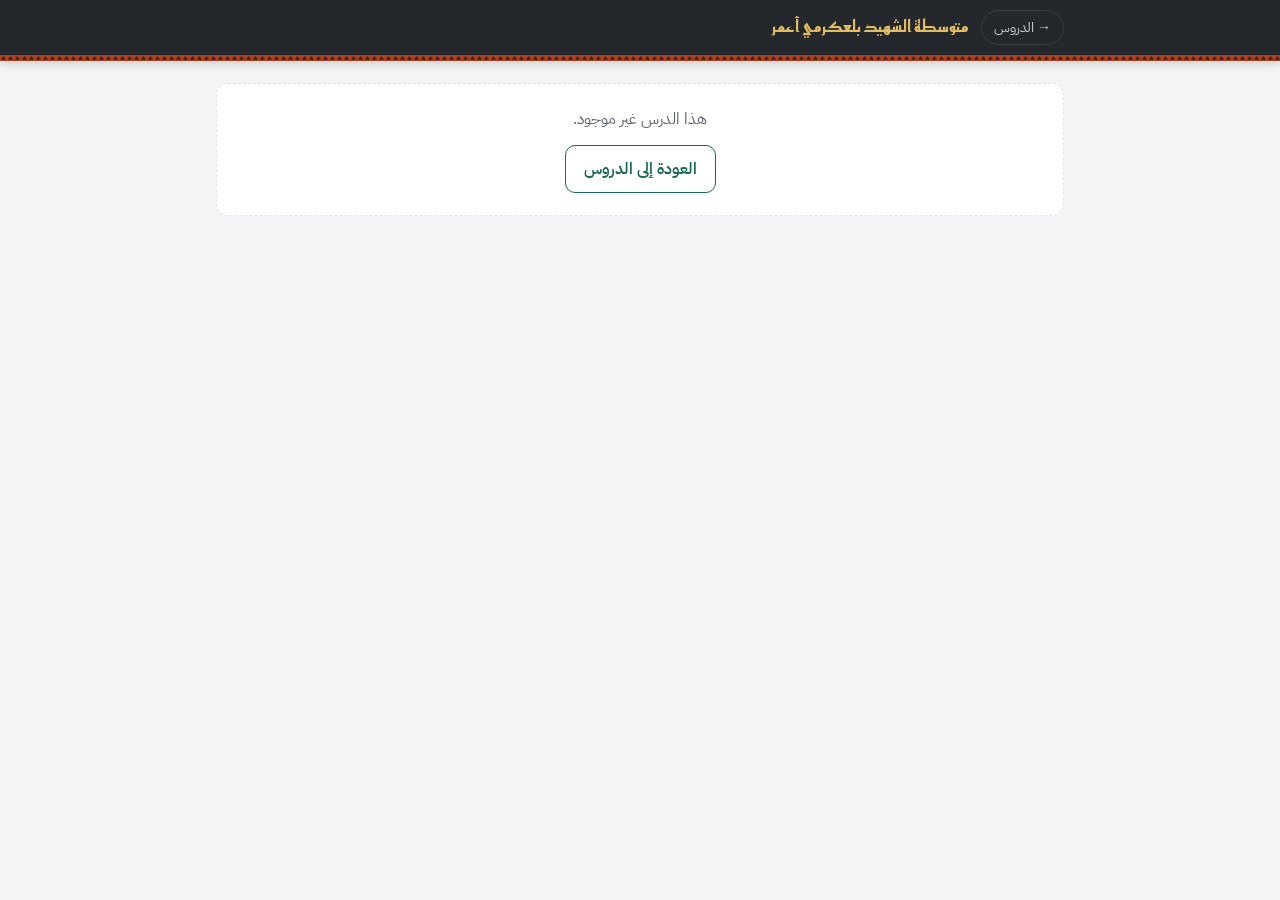
<file: lesson.html>
<!doctype html>
<html lang="ar" dir="rtl">
<head>
<meta charset="utf-8">
<meta name="viewport" content="width=device-width,initial-scale=1,viewport-fit=cover">
<title>الدرس · متوسطة الشهيد بلعكرمي أعمر</title>
<meta name="theme-color" content="#24272C">
<link rel="manifest" href="manifest.webmanifest">
<link rel="icon" href="icons/favicon.svg" type="image/svg+xml">
<link rel="icon" href="icons/favicon-32.png" sizes="32x32" type="image/png">
<link rel="apple-touch-icon" href="icons/app-touch-180.png">
<link rel="preload" href="fonts/plex-ar-400.woff2" as="font" type="font/woff2" crossorigin>
<link rel="preload" href="fonts/kufi-ar-700.woff2" as="font" type="font/woff2" crossorigin>
<link rel="preconnect" href="https://script.google.com" crossorigin>
<link rel="preconnect" href="https://script.googleusercontent.com" crossorigin>
<link rel="stylesheet" href="style.css?v=16">
<script src="config.js"></script>
<script src="common.js?v=15"></script>
<style>
  .head{display:flex;flex-direction:column;gap:8px}
  .head .where{font-size:.88rem}
  .head h2{font-size:clamp(1.4rem,5.5vw,2rem);font-weight:700}
  .explain{font-size:1.06rem;line-height:1.95;white-space:pre-wrap;overflow-wrap:anywhere}
  .sec-t{font-size:1.15rem;font-weight:700;margin-bottom:10px}
  .video{position:relative;width:100%;aspect-ratio:16/9;background:#000;border-radius:12px;overflow:hidden}
  .video iframe{position:absolute;inset:0;width:100%;height:100%;border:0}
  .vlink{display:flex;align-items:center;gap:10px}
  .file{border:1px solid var(--line);border-radius:12px;background:var(--surface);overflow:hidden}
  .file .fh{display:flex;align-items:center;gap:10px;padding:10px 12px;flex-wrap:wrap}
  .file .fh .nm{flex:1;min-width:0;display:flex;flex-direction:column}
  .file .fh b{font-weight:600;overflow-wrap:anywhere}
  .file .fh small{color:var(--muted);font-size:.8rem}
  .file .fb{border-top:1px solid var(--line);background:#E9EAEC}
  .file .fb iframe{display:block;width:100%;height:min(78vh,900px);border:0;background:#fff}
  .file .fb img{display:block;margin:0 auto;max-height:85vh;object-fit:contain;background:#fff}
  .file .fb audio{display:block;width:calc(100% - 24px);margin:12px}
  .stack{display:flex;flex-direction:column;gap:12px}
  .save.on{border-color:var(--gold);color:#8A6418;background:rgba(226,188,99,.16)}
  .qrbox{display:flex;flex-direction:column;gap:12px;align-items:center;text-align:center}
  .qrprint{display:flex;flex-direction:column;align-items:center;gap:6px}
  .qrprint .qt{font-family:var(--display);font-size:1.2rem;unicode-bidi:plaintext}
  .qrprint .qs{color:var(--muted);font-size:.85rem}
  .qr{background:#fff;padding:10px;border-radius:8px;min-height:240px;min-width:240px;display:grid;place-items:center}
  @media print{
    body{background:#fff}
    body *{visibility:hidden}
    .qrprint,.qrprint *{visibility:visible}
    .qrprint{position:fixed;inset:0;justify-content:center;gap:14px}
    .qrprint .qt{font-size:22pt;color:#000}
    .qrprint .qs{font-size:13pt;color:#333}
    .qr img,.qr canvas{width:9cm!important;height:9cm!important}
  }
  .vfac{display:block;width:100%;padding:0;border:0;cursor:pointer}
  .vfac img{position:absolute;inset:0;width:100%;height:100%;object-fit:cover;opacity:.9}
  .vfac .play{position:absolute;inset:0;margin:auto;width:68px;height:48px;border-radius:14px;background:rgba(178,63,28,.94);box-shadow:0 4px 16px rgba(0,0,0,.35)}
  .vfac .play::after{content:"";position:absolute;inset:0;margin:auto;width:0;height:0;border-style:solid;border-width:11px 0 11px 19px;border-color:transparent transparent transparent #fff;transform:translateX(2px)}
  .vfac:focus-visible{outline:3px solid var(--gold);outline-offset:2px}
  .file .fb .pdfprev{display:block;position:relative;width:100%;padding:0;border:0;background:#fff;cursor:pointer;min-height:120px}
  .file .fb .pdfprev img{display:block;width:100%;max-height:62vh;object-fit:cover;object-position:top;margin:0}
  .file .fb .pdfprev .btn{position:absolute;left:50%;bottom:14px;transform:translateX(-50%);box-shadow:0 4px 14px rgba(0,0,0,.25);white-space:nowrap}
  .file .fb .pdfprev.noimg{min-height:150px;background:var(--ground)}
  .file .fb .pdfprev.noimg img{display:none}
</style>
</head>
<body>
<header class="topbar">
  <div class="in">
    <a class="home" id="back" href="./">→ الدروس</a>
    <div class="ttl"><h1 id="school"></h1><small id="crumb"></small></div>
  </div>
  <div class="strip" aria-hidden="true"></div>
</header>
<main id="app"><div class="skeleton"></div><div class="skeleton"></div></main>

<script>
(function(){
var $=function(id){return document.getElementById(id)},esc=D.esc,app=$("app");
$("school").textContent=SITE.name;
var id=new URLSearchParams(location.search).get("id")||"";

function fail(t){app.innerHTML='<div class="empty">'+esc(t)+'<div style="margin-top:12px"><a class="btn ghost" href="./">العودة إلى الدروس</a></div></div>';D.inAppNote(app)}
if(!id||!D.apiOn()){fail("هذا الدرس غير موجود.");return}

var saved=D.cached(),hint=saved&&saved.lessons.filter(function(x){return x.id===id})[0];
/* عدد المشاهدات: يُرسل مع هذا الطلب نفسه أو مع الطلب التالي */
D.markVisit();D.markView(id);
D.lesson(id).then(function(l){draw(l,false)},function(){
 if(hint)draw(hint,true);else fail("الخادم مشغول أو الاتصال ضعيف. أعد فتح الدرس بعد قليل.")});
function draw(l,stale){
 if(!l){fail("هذا الدرس غير موجود أو حُذف.");return}
 var s=D.subj(l.subject),y=D.YEARS[l.year-1];
 document.title=l.title+" · "+SITE.name;
 if(!draw.t){draw.t=1;D.track("/lesson/"+l.id,l.title);D.opened({k:"a:"+l.id,t:l.title,h:"lesson.html?id="+encodeURIComponent(l.id),y:l.year,s:l.subject})}
 $("crumb").textContent=(y?y.name:"")+" · "+(s?s.n:"");
 $("back").href="./#y"+l.year+"-"+l.subject;

 var tp=D.typeOf(l),url=D.siteUrl("lesson.html?id="+encodeURIComponent(l.id)),stext=l.title+" — "+(s?s.n:"")+" · "+(y?y.name:"");
 var o='<section class="head"><span class="where">'+esc(y?y.name:"")+' · '+esc(s?s.n:"")+(l.term?' · '+D.TERMS[l.term-1]:'')+(l.unit?' · '+esc(l.unit):'')+'</span><h2>'+esc(l.title)+'</h2>'
  +'<div class="meta">'+(tp!=="lesson"?'<span class="pill t-'+tp+'">'+esc(D.typeName(tp))+'</span>':'')+(l.teacher?'<span>الأستاذ(ة): '+esc(l.teacher)+'</span><span>·</span>':'')+'<span>'+D.fmt(l.date)+'</span>'+(D.isNew(l.date)?'<span class="pill new">جديد</span>':'')+'</div>'
  +'<div class="sharebar">'+(navigator.share?'<button class="btn sm" type="button" data-a="share">مشاركة</button>':'')
  +'<a class="btn sm wa" href="'+esc(D.waLink(stext,url))+'" target="_blank" rel="noopener">واتساب</a><button class="btn quiet sm" type="button" data-a="copy">نسخ الرابط</button>'
  +'<button class="btn quiet sm" type="button" data-a="qr" aria-expanded="false">رمز QR</button>'+saveBtn(l)+'</div></section><section class="card qrbox" id="qrbox" hidden></section>';

 if(l.text)o+='<section class="card"><div class="explain">'+esc(l.text)+'</div></section>';

 if(l.videos.length){o+='<section><div class="sec-t">'+(l.videos.length>1?"الفيديوهات":"الفيديو")+'</div><div class="stack">';
  l.videos.forEach(function(v,i){var yt=D.ytId(v),dr=D.driveId(v);
   /* صورة الفيديو فقط (20 ك.ب)، ومشغّل YouTube أو Drive (أكثر من 1 م.ب) لا يُحمَّل إلا عند الضغط */
   if(yt)o+='<button type="button" class="video vfac" data-a="play" data-src="'+esc("https://www.youtube-nocookie.com/embed/"+yt+"?rel=0&autoplay=1")+'" aria-label="شغّل الفيديو '+(i+1)+'"><img src="https://i.ytimg.com/vi/'+yt+'/hqdefault.jpg" alt="" loading="lazy"><span class="play" aria-hidden="true"></span></button>';
   else if(dr)o+='<button type="button" class="video vfac" data-a="play" data-src="'+esc("https://drive.google.com/file/d/"+dr+"/preview")+'" aria-label="شغّل الفيديو '+(i+1)+'"><img src="'+esc(D.fileImage({id:dr}).replace("sz=w1600","sz=w800"))+'" alt="" loading="lazy" onerror="this.remove()"><span class="play" aria-hidden="true"></span></button>';
   else if(/^https:\/\//i.test(v))o+='<div class="card vlink"><span class="pill video">رابط</span><a href="'+esc(v)+'" target="_blank" rel="noopener" style="overflow-wrap:anywhere;color:var(--brick-ink)">افتح الفيديو ↗</a></div>'});
  o+='</div></section>'}

 if(l.files.length){o+='<section><div class="sec-t">'+(l.files.length>1?"الملفات":"الملف")+'</div><div class="stack">';
  l.files.forEach(function(f,i){var open=i===0&&(f.kind==="pdf"||f.kind==="image");   /* الملف الأول: صورة صفحته الأولى فقط، والعارض الكامل عند الضغط */
   o+='<div class="file" data-i="'+i+'"><div class="fh"><span class="pill pdf">'+esc(D.KINDS[f.kind]||"ملف")+'</span><span class="nm"><b>'+esc(f.name)+'</b><small>'+(f.size?D.size(f.size):'')+'</small></span>'
    +'<div class="acts"><button class="btn sm" data-a="toggle" data-i="'+i+'" aria-expanded="'+open+'">'+(open?"إخفاء":"اعرض")+'</button><a class="btn ghost sm" href="'+esc(D.fileDownload(f))+'" target="_blank" rel="noopener">تحميل ⤓</a></div></div>'
    +'<div class="fb" id="fb'+i+'"'+(open?'':' hidden')+'>'+(open?body(f,true,i):'')+'</div></div>'});
  o+='</div><p class="hint" style="margin:8px 0 0;font-size:.82rem;color:var(--muted)">إذا لم يظهر الملف، أو ظهرت رسالة من Google بأن عدد المشاهدات أو التحميلات كبير، أعد المحاولة بعد ساعة، أو اطلب نسخة من أستاذك.</p></section>'}

 if(!l.text&&!l.videos.length&&!l.files.length)o+='<div class="empty">هذا الدرس لا يحتوي محتوى بعد.</div>';
 if(stale)o='<div class="msg" role="status">الخادم مشغول الآن، والمعروض نسخة محفوظة في هاتفك'+(l.more?' (الشرح مختصر)':'')+'. أعد فتح الدرس بعد قليل.</div>'+o;
 app.innerHTML=o;D.inAppNote(app);
 app.addEventListener("click",function(ev){
  var sb=ev.target.closest('[data-a="share"]');if(sb){D.share(stext,url);return}
  var cb=ev.target.closest('[data-a="copy"]');if(cb){var done=function(){cb.textContent="تم النسخ ✓";setTimeout(function(){cb.textContent="نسخ الرابط"},1800)};
   if(navigator.clipboard)navigator.clipboard.writeText(url).then(done,function(){prompt("انسخ الرابط:",url)});else prompt("انسخ الرابط:",url);return}
  var sv=ev.target.closest('[data-a="save"]');if(sv){var on=D.toggleSaved({k:"a:"+l.id,t:l.title,h:"lesson.html?id="+encodeURIComponent(l.id),y:l.year,s:l.subject,ty:D.typeOf(l)});
   sv.outerHTML=saveBtn(l);return}
  var qb=ev.target.closest('[data-a="qr"]');if(qb){var box=$("qrbox");if(!box.hidden){box.hidden=true;qb.setAttribute("aria-expanded","false");return}
   box.hidden=false;qb.setAttribute("aria-expanded","true");
   box.innerHTML='<div class="qrprint"><b class="qt">'+esc(l.title)+'</b><span class="qs">'+esc((y?y.name:"")+" · "+(s?s.n:""))+'</span><div id="qr" class="qr"></div><span class="qs">'+esc(SITE.name)+'</span></div>'
    +'<p class="hint" style="margin:0;color:var(--muted);font-size:.88rem">اعرضه على السبورة أو اطبعه في ورقة التمارين: التلميذ يوجّه كاميرا الهاتف نحوه فيفتح الدرس مباشرة.</p>'
    +'<div style="display:flex;gap:8px;flex-wrap:wrap"><button class="btn sm" type="button" data-a="print">🖨️ اطبع</button><button class="btn quiet sm" type="button" data-a="qrclose">إغلاق</button></div>';
   qrLib().then(function(){new QRCode($("qr"),{text:url,width:240,height:240,colorDark:"#1F2227",colorLight:"#ffffff",correctLevel:QRCode.CorrectLevel.M});var qi=$("qr").querySelector("img");if(qi)qi.alt="رمز QR يفتح هذا الدرس"},
    function(){$("qr").textContent="تعذّر تحميل رمز QR. تحقق من الإنترنت ثم أعد المحاولة."});
   box.scrollIntoView({behavior:"smooth",block:"nearest"});return}
  if(ev.target.closest('[data-a="qrclose"]')){$("qrbox").hidden=true;var q2=document.querySelector('[data-a="qr"]');if(q2)q2.setAttribute("aria-expanded","false");return}
  if(ev.target.closest('[data-a="print"]')){window.print();return}
  var pv=ev.target.closest('[data-a="play"]');if(pv){var w=document.createElement("div");w.className="video";w.innerHTML='<iframe src="'+esc(pv.dataset.src)+'" title="فيديو" allow="autoplay; encrypted-media; picture-in-picture; fullscreen" allowfullscreen></iframe>';pv.parentNode.replaceChild(w,pv);return}
  var fu=ev.target.closest('[data-a="full"]');if(fu){var bx=$("fb"+fu.dataset.i);bx.innerHTML=body(l.files[+fu.dataset.i]);return}
  var b=ev.target.closest('[data-a="toggle"]');if(!b)return;var i=+b.dataset.i,box=$("fb"+i),f=l.files[i];
  if(box.hidden){if(!box.innerHTML)box.innerHTML=body(f);box.hidden=false;b.textContent="إخفاء";b.setAttribute("aria-expanded","true")}
  else{box.hidden=true;b.textContent="اعرض";b.setAttribute("aria-expanded","false")}});
}

/* «احفظ للمراجعة» (في هاتف التلميذ فقط) */
function saveBtn(l){var on=D.isSaved("a:"+l.id);return'<button class="btn quiet sm save'+(on?' on':'')+'" type="button" data-a="save" aria-pressed="'+on+'">'+(on?"★ محفوظ للمراجعة":"☆ احفظ للمراجعة")+'</button>'}
/* رمز QR للدرس: يعرضه الأستاذ على السبورة أو يطبعه، فيمسحه التلميذ بكاميرا الهاتف. المكتبة تُحمَّل عند الضغط فقط */
function qrLib(){return window.QRCode?Promise.resolve():new Promise(function(ok,bad){var s=document.createElement("script");s.src="https://cdnjs.cloudflare.com/ajax/libs/qrcodejs/1.0.0/qrcode.min.js";
 s.integrity="sha384-3zSEDfvllQohrq0PHL1fOXJuC/jSOO34H46t6UQfobFOmxE5BpjjaIJY5F2/bMnU";s.crossOrigin="anonymous";s.referrerPolicy="no-referrer";s.onload=ok;s.onerror=bad;document.head.appendChild(s)})}

function body(f,light,i){
 if(light&&f.kind==="pdf")return'<button type="button" class="pdfprev" data-a="full" data-i="'+i+'" aria-label="اعرض الملف كاملًا"><img src="'+esc(D.fileImage(f).replace("sz=w1600","sz=w800"))+'" alt="الصفحة الأولى من '+esc(f.name)+'" onerror="this.parentNode.classList.add(\'noimg\')"><span class="btn sm">اعرض الملف كاملًا</span></button>';
 if(f.kind==="image")return'<img src="'+esc(D.fileImage(f))+'" alt="'+esc(f.name)+'" loading="lazy">';
 return'<iframe src="'+esc(D.filePreview(f))+'" title="'+esc(f.name)+'" loading="lazy" allow="autoplay; fullscreen" allowfullscreen></iframe>';
}
})();
</script>
</body>
</html>
</file>
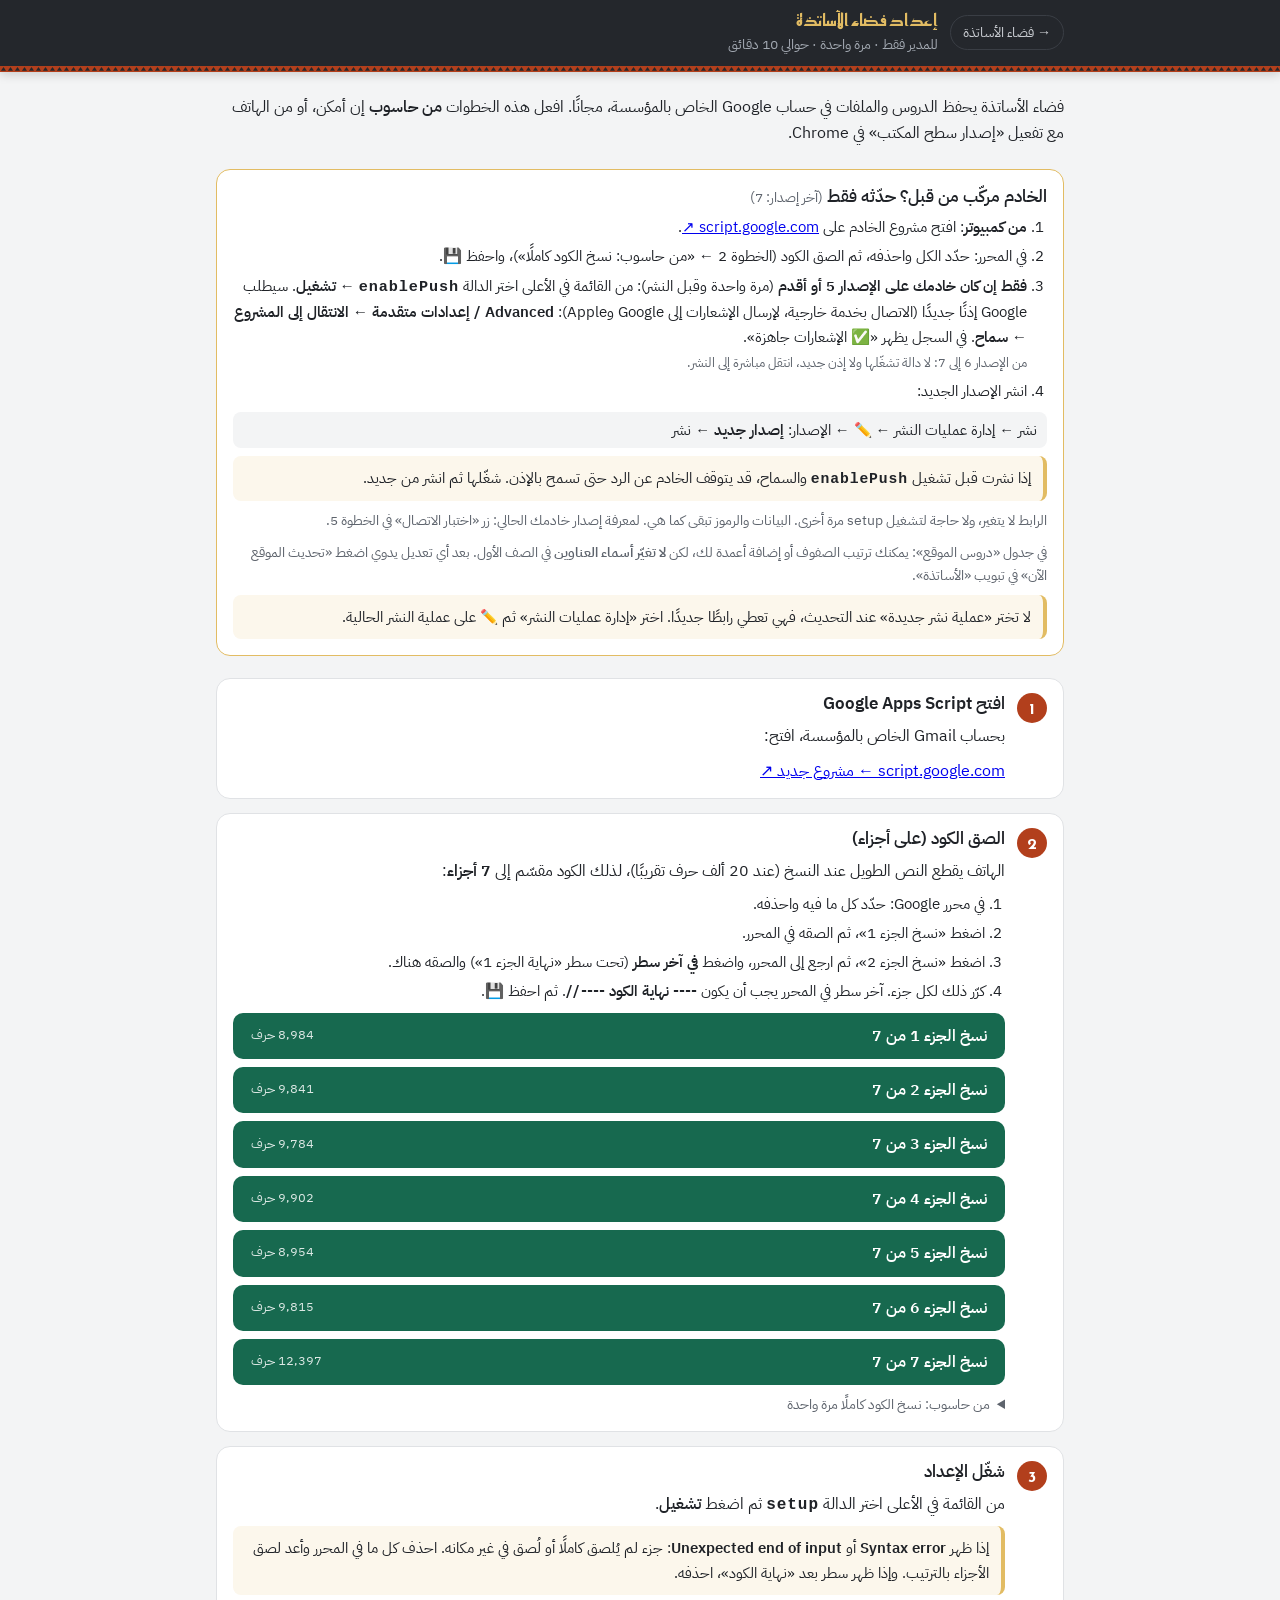
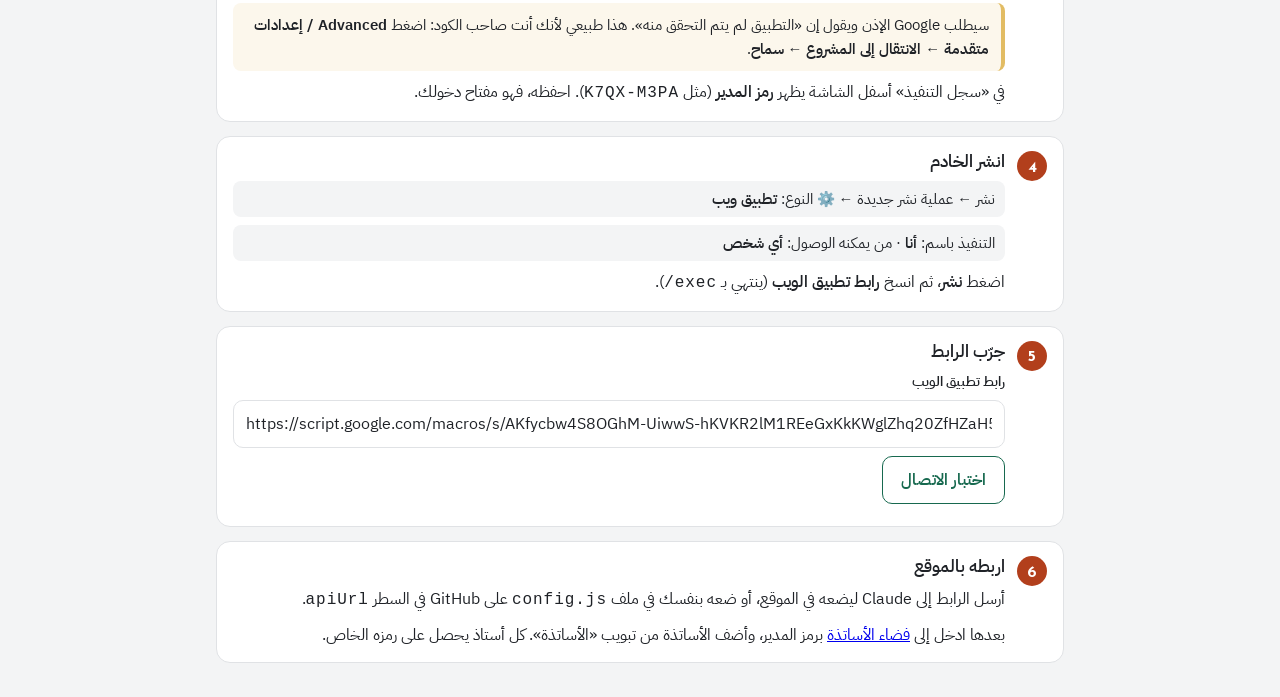
<file: setup.html>
<!doctype html>
<html lang="ar" dir="rtl">
<head>
<meta charset="utf-8">
<meta name="viewport" content="width=device-width,initial-scale=1,viewport-fit=cover">
<title>إعداد فضاء الأساتذة · متوسطة الشهيد بلعكرمي أعمر</title>
<link rel="icon" href="icons/favicon.svg" type="image/svg+xml">
<link rel="icon" href="icons/favicon-32.png" sizes="32x32" type="image/png">
<link rel="apple-touch-icon" href="icons/app-touch-180.png">
<meta name="robots" content="noindex">
<meta name="theme-color" content="#24272C">
<link rel="preload" href="fonts/plex-ar-400.woff2" as="font" type="font/woff2" crossorigin>
<link rel="preload" href="fonts/kufi-ar-700.woff2" as="font" type="font/woff2" crossorigin>
<link rel="stylesheet" href="style.css?v=16">
<script src="config.js"></script>
<style>
  ol.steps{list-style:none;margin:0;padding:0;display:flex;flex-direction:column;gap:14px;counter-reset:s}
  ol.steps>li{counter-increment:s;background:var(--surface);border:1px solid var(--line);border-radius:14px;padding:14px 16px;display:flex;gap:12px}
  ol.steps>li::before{content:counter(s);flex:none;width:30px;height:30px;border-radius:999px;background:var(--brick);color:#fff;display:grid;place-items:center;font-family:var(--display);font-weight:700}
  ol.steps .b{flex:1;min-width:0;display:flex;flex-direction:column;gap:8px}
  ol.steps h3{font-size:1.05rem}
  ol.steps p{margin:0}
  .path{background:var(--ground);border-radius:8px;padding:6px 10px;font-size:.92rem}
  pre.code{margin:0;max-height:220px;overflow:auto;background:var(--charcoal);color:#E7E9EC;border-radius:10px;padding:12px;font-size:.75rem;direction:ltr;text-align:left;white-space:pre}
  .pst{margin:0;padding-inline-start:20px;display:flex;flex-direction:column;gap:4px;font-size:.95rem}
  .pbtns{display:flex;flex-direction:column;gap:8px}
  .pbtns .btn{justify-content:space-between;display:flex;align-items:center;gap:10px;width:100%}
  .pbtns .btn small{font-weight:400;opacity:.85}
  .pbtns .btn.done{background:var(--ok);border-color:var(--ok)}
  details.full summary{cursor:pointer;color:var(--muted);font-size:.9rem}
  .warn{border-inline-start:4px solid var(--gold);background:color-mix(in srgb,var(--gold) 12%,var(--surface));padding:10px 12px;border-radius:8px;font-size:.92rem}
</style>
</head>
<body>
<header class="topbar">
  <div class="in">
    <a class="home" href="teacher.html">→ فضاء الأساتذة</a>
    <div class="ttl"><h1>إعداد فضاء الأساتذة</h1><small>للمدير فقط · مرة واحدة · حوالي 10 دقائق</small></div>
  </div>
  <div class="strip" aria-hidden="true"></div>
</header>
<main>
  <p style="margin:0">فضاء الأساتذة يحفظ الدروس والملفات في حساب Google الخاص بالمؤسسة، مجانًا. افعل هذه الخطوات <b>من حاسوب</b> إن أمكن، أو من الهاتف مع تفعيل «إصدار سطح المكتب» في Chrome.</p>
  <div class="card" style="display:flex;flex-direction:column;gap:8px;border-color:var(--gold)">
    <h3 style="font-size:1.05rem">الخادم مركّب من قبل؟ حدّثه فقط <small id="latest" style="font-weight:400;color:var(--muted)"></small></h3>
    <ol class="pst" style="margin:0">
      <li><b>من كمبيوتر</b>: افتح مشروع الخادم على <a href="https://script.google.com/home" target="_blank" rel="noopener">script.google.com ↗</a>.</li>
      <li>في المحرر: حدّد الكل واحذفه، ثم الصق الكود (الخطوة 2 ← «من حاسوب: نسخ الكود كاملًا»)، واحفظ 💾.</li>
      <li><b>فقط إن كان خادمك على الإصدار 5 أو أقدم</b> (مرة واحدة وقبل النشر): من القائمة في الأعلى اختر الدالة <b class="mono">enablePush</b> ← <b>تشغيل</b>. سيطلب Google إذنًا جديدًا (الاتصال بخدمة خارجية، لإرسال الإشعارات إلى Google وApple): <b>Advanced / إعدادات متقدمة</b> ← <b>الانتقال إلى المشروع</b> ← <b>سماح</b>. في السجل يظهر «✅ الإشعارات جاهزة».<br><small style="color:var(--muted)">من الإصدار 6 إلى 7: لا دالة تشغّلها ولا إذن جديد، انتقل مباشرة إلى النشر.</small></li>
      <li>انشر الإصدار الجديد:</li>
    </ol>
    <p class="path" style="margin:0">نشر ← إدارة عمليات النشر ← ✏️ ← الإصدار: <b>إصدار جديد</b> ← نشر</p>
    <div class="warn">إذا نشرت قبل تشغيل <b class="mono">enablePush</b> والسماح، قد يتوقف الخادم عن الرد حتى تسمح بالإذن. شغّلها ثم انشر من جديد.</div>
    <p class="hint" style="margin:0;color:var(--muted);font-size:.88rem">الرابط لا يتغير، ولا حاجة لتشغيل setup مرة أخرى. البيانات والرموز تبقى كما هي. لمعرفة إصدار خادمك الحالي: زر «اختبار الاتصال» في الخطوة 5.</p>
    <p class="hint" style="margin:0;color:var(--muted);font-size:.88rem">في جدول «دروس الموقع»: يمكنك ترتيب الصفوف أو إضافة أعمدة لك، لكن <b>لا تغيّر أسماء العناوين</b> في الصف الأول. بعد أي تعديل يدوي اضغط «تحديث الموقع الآن» في تبويب «الأساتذة».</p>
    <div class="warn">لا تختر «عملية نشر جديدة» عند التحديث، فهي تعطي رابطًا جديدًا. اختر «إدارة عمليات النشر» ثم ✏️ على عملية النشر الحالية.</div>
  </div>
  <ol class="steps">
    <li><div class="b"><h3>افتح Google Apps Script</h3>
      <p>بحساب Gmail الخاص بالمؤسسة، افتح:</p><p><a href="https://script.google.com/home/projects/create" target="_blank" rel="noopener">script.google.com ← مشروع جديد ↗</a></p></div></li>
    <li><div class="b"><h3>الصق الكود (على أجزاء)</h3>
      <p style="margin:0">الهاتف يقطع النص الطويل عند النسخ (عند 20 ألف حرف تقريبًا)، لذلك الكود مقسّم إلى <b id="pn">أجزاء</b>:</p>
      <ol class="pst">
        <li>في محرر Google: حدّد كل ما فيه واحذفه.</li>
        <li>اضغط «نسخ الجزء 1»، ثم الصقه في المحرر.</li>
        <li>اضغط «نسخ الجزء 2»، ثم ارجع إلى المحرر، واضغط <b>في آخر سطر</b> (تحت سطر «نهاية الجزء 1») والصقه هناك.</li>
        <li>كرّر ذلك لكل جزء. آخر سطر في المحرر يجب أن يكون <b dir="ltr" style="unicode-bidi:isolate;white-space:nowrap">// ---- نهاية الكود ----</b>. ثم احفظ 💾.</li>
      </ol>
      <div id="parts" class="pbtns"><span style="color:var(--muted)">جاري تحميل الكود…</span></div>
      <details class="full"><summary>من حاسوب: نسخ الكود كاملًا مرة واحدة</summary>
        <button class="btn ghost sm" id="copy" type="button" style="margin:8px 0">نسخ الكود كاملًا</button>
        <pre class="code" id="code">جاري التحميل…</pre></details></div></li>
    <li><div class="b"><h3>شغّل الإعداد</h3>
      <p>من القائمة في الأعلى اختر الدالة <b class="mono">setup</b> ثم اضغط <b>تشغيل</b>.</p>
      <div class="warn">إذا ظهر <b>Syntax error</b> أو <b>Unexpected end of input</b>: جزء لم يُلصق كاملًا أو لُصق في غير مكانه. احذف كل ما في المحرر وأعد لصق الأجزاء بالترتيب. وإذا ظهر سطر بعد «نهاية الكود»، احذفه.</div>
      <div class="warn">سيطلب Google الإذن ويقول إن «التطبيق لم يتم التحقق منه». هذا طبيعي لأنك أنت صاحب الكود: اضغط <b>Advanced / إعدادات متقدمة</b> ← <b>الانتقال إلى المشروع</b> ← <b>سماح</b>.</div>
      <p>في «سجل التنفيذ» أسفل الشاشة يظهر <b>رمز المدير</b> (مثل <span class="mono">K7QX-M3PA</span>). احفظه، فهو مفتاح دخولك.</p></div></li>
    <li><div class="b"><h3>انشر الخادم</h3>
      <p class="path">نشر ← عملية نشر جديدة ← ⚙️ النوع: <b>تطبيق ويب</b></p>
      <p class="path">التنفيذ باسم: <b>أنا</b> · من يمكنه الوصول: <b>أي شخص</b></p>
      <p>اضغط <b>نشر</b>، ثم انسخ <b>رابط تطبيق الويب</b> (ينتهي بـ <span class="mono">/exec</span>).</p></div></li>
    <li><div class="b"><h3>جرّب الرابط</h3>
      <div class="field"><label for="url">رابط تطبيق الويب</label><input id="url" dir="ltr" inputmode="url" placeholder="https://script.google.com/macros/s/…/exec"></div>
      <button class="btn ghost" id="test" type="button" style="align-self:flex-start">اختبار الاتصال</button>
      <div id="result" role="status"></div></div></li>
    <li><div class="b"><h3>اربطه بالموقع</h3>
      <p>أرسل الرابط إلى Claude ليضعه في الموقع، أو ضعه بنفسك في ملف <span class="mono">config.js</span> على GitHub في السطر <span class="mono">apiUrl</span>.</p>
      <p>بعدها ادخل إلى <a href="teacher.html">فضاء الأساتذة</a> برمز المدير، وأضف الأساتذة من تبويب «الأساتذة». كل أستاذ يحصل على رمزه الخاص.</p></div></li>
  </ol>
</main>
<script>
(function(){
var $=function(id){return document.getElementById(id)},code="";
var LATEST=0;
/* تقسيم الكود إلى أجزاء أقل من 13 ألف حرف، عند حدود الدوال (كل جزء كامل بذاته، وترتيبها لا يكسر شيئًا) */
var MAXP=13000,PARTS=[];
function split(t){var lines=t.replace(/\s+$/,"").split("\n"),blocks=[],cur=[];
 lines.forEach(function(l){if(/^(function |var |\/\/ )/.test(l)&&cur.length&&!/^\/\/ /.test(cur[cur.length-1]||"x")){blocks.push(cur.join("\n"));cur=[]}cur.push(l)});
 if(cur.length)blocks.push(cur.join("\n"));
 var total=t.length,parts;
 /* أقل عدد من الأجزاء بحيث لا يتجاوز أي جزء الحد (الجزء الأخير كان يأخذ كل الباقي) */
 for(var n=Math.max(1,Math.ceil(total/MAXP));n<40;n++){var target=Math.ceil(total/n),p="";parts=[];
  blocks.forEach(function(b){if(p&&p.length+b.length+1>target&&parts.length<n-1){parts.push(p);p=""}p+=(p?"\n":"")+b});
  if(p)parts.push(p);
  if(parts.every(function(x){return x.length<=MAXP}))break}
 return parts.map(function(x,i){return i<parts.length-1?x+"\n// ---- نهاية الجزء "+(i+1)+" من "+parts.length+": الصق الجزء "+(i+2)+" تحت هذا السطر مباشرة ----\n":x+"\n"})}
function copyText(t,ok){function fb(){var a=document.createElement("textarea");a.value=t;a.setAttribute("readonly","");a.style.position="fixed";a.style.opacity="0";document.body.appendChild(a);a.select();try{document.execCommand("copy");ok()}catch(e){}document.body.removeChild(a)}
 if(navigator.clipboard)navigator.clipboard.writeText(t).then(ok,fb);else fb()}
fetch("google/Code.gs",{cache:"no-store"}).then(function(r){return r.text()}).then(function(t){code=t;$("code").textContent=t;var m=t.match(/var VERSION = (\d+)/);if(m){LATEST=+m[1];$("latest").textContent="(آخر إصدار: "+LATEST+")"}
  PARTS=split(t);$("pn").textContent=PARTS.length+" أجزاء";
  $("parts").innerHTML=PARTS.map(function(x,i){return'<button class="btn" type="button" data-p="'+i+'"><span>نسخ الجزء '+(i+1)+' من '+PARTS.length+'</span><small>'+x.length.toLocaleString("en")+' حرف</small></button>'}).join("")},
 function(){$("code").textContent="تعذّر تحميل الكود. افتح google/Code.gs من المستودع.";$("parts").textContent="تعذّر تحميل الكود. أعد فتح الصفحة."});
$("parts").addEventListener("click",function(e){var b=e.target.closest("[data-p]");if(!b)return;var i=+b.dataset.p;
 copyText(PARTS[i],function(){b.classList.add("done");b.querySelector("span").textContent="✓ نُسخ الجزء "+(i+1)+" من "+PARTS.length+" — الصقه الآن"})});
$("copy").onclick=function(){var b=this;copyText(code,function(){b.textContent="تم النسخ ✓";setTimeout(function(){b.textContent="نسخ الكود كاملًا"},2000)})};
if(SITE.apiUrl)$("url").value=SITE.apiUrl;
$("test").onclick=function(){var u=$("url").value.trim(),res=$("result");
 if(!/^https:\/\/script\.google\.com\/macros\/s\/[^\/]+\/exec$/.test(u)){res.innerHTML='<div class="msg">الرابط يجب أن يبدأ بـ https://script.google.com/macros/s/ وينتهي بـ /exec</div>';return}
 res.textContent="جاري الاختبار…";
 fetch(u+"?api=lessons&t="+Date.now()).then(function(r){return r.json()}).then(function(j){
  if(j.ok){var v=+j.v||1;res.innerHTML='<div class="ok-msg">الخادم يعمل ✓ · الإصدار '+v+' · '+j.lessons.length+' درس.'+(v>=6?(j.push?' · الإشعارات جاهزة ✓':''):'')+'</div>'+(v>=6&&!j.push?'<div class="msg" style="margin-top:8px">الإشعارات غير مفعّلة بعد: شغّل الدالة enablePush مرة واحدة من المحرر واسمح بالإذن.</div>':'')+(LATEST&&v<LATEST?'<div class="msg" style="margin-top:8px">يوجد إصدار أحدث ('+LATEST+'). حدّث الخادم بالخطوات في الإطار الذهبي أعلاه.</div>':'')}
  else res.innerHTML='<div class="msg">الخادم يرد لكن الإعداد ناقص ('+j.error+'). شغّل الدالة setup مرة أخرى.</div>'
 }).catch(function(){res.innerHTML='<div class="msg">لا يوجد رد. تأكد أن «من يمكنه الوصول» = أي شخص، وأنك نسخت رابط /exec.</div>'})};
})();
</script>
</body>
</html>
</file>
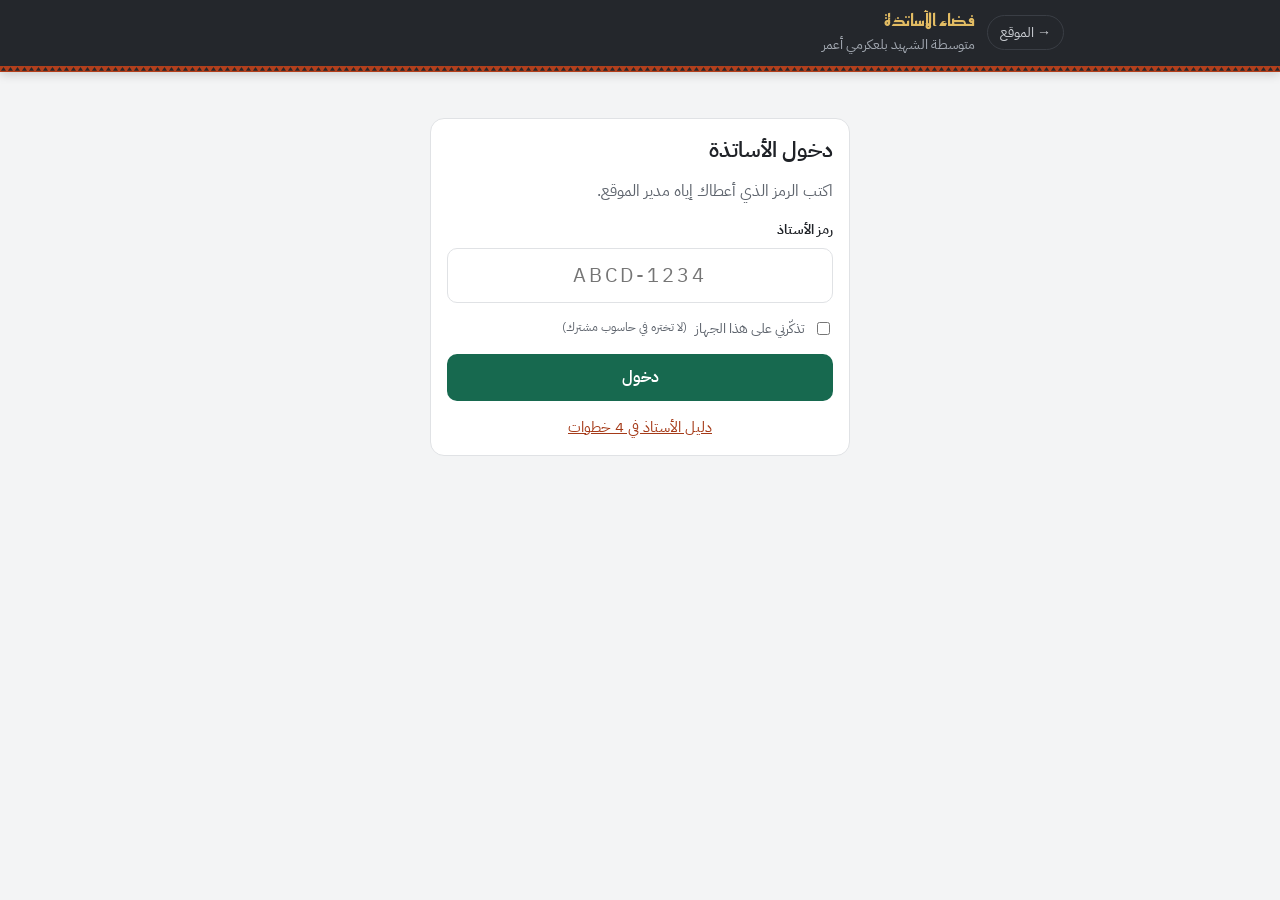
<file: teacher.html>
<!doctype html>
<html lang="ar" dir="rtl">
<head>
<meta charset="utf-8">
<meta name="viewport" content="width=device-width,initial-scale=1,viewport-fit=cover">
<title>فضاء الأساتذة · متوسطة الشهيد بلعكرمي أعمر</title>
<meta name="robots" content="noindex">
<!-- حماية من «النقر الخفي»: موقع آخر لا يستطيع وضع فضاء الأساتذة داخل إطار ليخدع الأستاذ فيضغط أزرارًا دون أن يدري -->
<style id="nofr">html{display:none!important}</style>
<script>if(window.top===window.self){var nf=document.getElementById("nofr");nf.parentNode.removeChild(nf)}else{try{window.top.location=window.self.location.href}catch(e){}}</script>
<meta name="theme-color" content="#24272C">
<link rel="icon" href="icons/favicon.svg" type="image/svg+xml">
<link rel="icon" href="icons/favicon-32.png" sizes="32x32" type="image/png">
<link rel="apple-touch-icon" href="icons/app-touch-180.png">
<link rel="preload" href="fonts/plex-ar-400.woff2" as="font" type="font/woff2" crossorigin>
<link rel="preload" href="fonts/kufi-ar-700.woff2" as="font" type="font/woff2" crossorigin>
<link rel="preconnect" href="https://script.google.com" crossorigin>
<link rel="preconnect" href="https://script.googleusercontent.com" crossorigin>
<link rel="stylesheet" href="style.css?v=16">
<script src="config.js"></script>
<script src="common.js?v=15"></script>
<script src="imgpdf.js?v=4"></script>
<link rel="manifest" href="manifest.webmanifest">
<style>
  main{gap:18px}
  #pane{display:flex;flex-direction:column;gap:14px}
  .login{max-width:420px;margin:24px auto 0;display:flex;flex-direction:column;gap:14px}
  .login h2{font-size:1.4rem}
  .login .code input{font-size:1.25rem;text-align:center;letter-spacing:.15em}
  .check{display:flex;align-items:center;gap:8px;font-size:.9rem;color:var(--muted)}
  .who{display:flex;align-items:center;justify-content:space-between;gap:10px;flex-wrap:wrap}
  .who b{font-family:var(--display);font-size:1.25rem}
  .tnews summary{cursor:pointer;font-weight:600}
  .tnews .tn{border-top:1px solid var(--line);padding-top:8px;margin-top:8px;display:flex;flex-direction:column;gap:2px}
  .tnews .tn p{margin:0;white-space:pre-line;overflow-wrap:anywhere}
  .tnews .tn small{color:var(--muted);font-size:.8rem}
  .tpush{display:flex;align-items:center;justify-content:space-between;gap:8px 12px;flex-wrap:wrap;font-size:.9rem;border:1px dashed var(--line);border-radius:12px;padding:8px 12px}
  .tpush .tpb{display:flex;gap:6px;flex-wrap:wrap}
  .tpush .okt{flex-basis:100%;color:var(--ok)}
  .tpush .errt{flex-basis:100%;color:var(--danger)}
  .pill.aud{background:var(--gold);color:#3A2A00;font-size:.72rem}
  .who .role{font-size:.78rem;background:var(--gold);color:#3A2A00;border-radius:999px;padding:1px 10px;margin-inline-start:6px;font-weight:600}
  .grid2{display:grid;grid-template-columns:repeat(2,minmax(0,1fr));gap:12px}
  @media (max-width:560px){.grid2{grid-template-columns:minmax(0,1fr)}}
  form.lesson-form{display:flex;flex-direction:column;gap:16px}
  .addline{align-self:flex-start;background:none;border:1px dashed var(--line);border-radius:10px;padding:8px 14px;cursor:pointer;color:var(--go-ink);font-weight:600}
  .vrow{display:flex;gap:8px;align-items:center}
  .vrow input{flex:1;min-width:0;direction:ltr;text-align:left}
  .vrow .ok{font-size:.78rem;color:var(--ok);white-space:nowrap}
  .vrow .no{font-size:.78rem;color:var(--danger);white-space:nowrap}
  .submit{display:flex;gap:10px;flex-wrap:wrap;align-items:center;position:sticky;bottom:0;background:var(--ground);padding-block:10px;padding-bottom:calc(10px + env(safe-area-inset-bottom,0px));border-top:1px solid var(--line)}
  .status{font-size:.9rem;color:var(--muted);flex-basis:100%}
  .mrow{display:flex;flex-direction:column;gap:6px;border-bottom:1px solid var(--line);padding-block:12px}
  .mrow:last-child{border-bottom:0}
  .mrow h4{margin:0;font-size:1rem;font-weight:600}
  .mrow .meta{font-size:.82rem}
  .trow{display:flex;align-items:center;justify-content:space-between;gap:10px;flex-wrap:wrap;border-bottom:1px solid var(--line);padding-block:10px}
  .trow:last-child{border-bottom:0}
  .trow .off{opacity:.55}
  .newcode{display:flex;flex-direction:column;gap:10px;border:2px solid var(--gold);border-radius:12px;padding:14px;background:color-mix(in srgb,var(--gold) 10%,var(--surface))}
  .newcode .mono{font-size:1.5rem;font-weight:700}
  .photos{border:1px dashed var(--go-ink);border-radius:12px;padding:12px;display:flex;flex-direction:column;gap:10px;background:color-mix(in srgb,var(--go-ink) 4%,var(--surface))}
  .thumbs{display:grid;grid-template-columns:repeat(auto-fill,minmax(92px,1fr));gap:8px}
  .thumb{position:relative;border:1px solid var(--line);border-radius:10px;overflow:hidden;background:#fff;aspect-ratio:3/4}
  .thumb img{width:100%;height:100%;object-fit:cover}
  .thumb .n{position:absolute;top:4px;right:4px;background:var(--charcoal);color:#fff;border-radius:999px;font-size:.75rem;min-width:22px;text-align:center;padding:0 6px}
  .thumb .tb{position:absolute;inset-inline:0;bottom:0;display:flex;justify-content:space-between;background:rgba(0,0,0,.55)}
  .thumb .tb button{background:none;border:0;color:#fff;font-size:1rem;width:30px;height:28px;cursor:pointer}
  .upd{border:2px solid var(--gold);background:color-mix(in srgb,var(--gold) 12%,var(--surface));border-radius:12px;padding:10px 12px;font-size:.92rem}
  .nrow{display:flex;flex-direction:column;gap:6px;border-bottom:1px solid var(--line);padding-block:12px}
  .nrow:last-child{border-bottom:0}
  .nrow p{margin:0;white-space:pre-line;color:var(--muted);font-size:.92rem}
  .meter{height:8px;border-radius:99px;background:var(--line);overflow:hidden;margin-top:6px}
  .meter i{display:block;height:100%;border-radius:99px}
  .search input{padding-right:14px}
  .vsum{display:flex;flex-direction:column;gap:8px}
  .vbig{display:flex;align-items:baseline;gap:10px}
  .vbig b{font-family:var(--display);font-size:2rem;color:var(--brick-ink);line-height:1}
  .vtop{font-size:.92rem}
  .vtop a{color:var(--brick-ink);unicode-bidi:plaintext}
  .vby summary{cursor:pointer;font-size:.9rem;color:var(--muted)}
  .vby table{width:100%;border-collapse:collapse;margin-top:6px;font-size:.88rem}
  .vby td{padding:6px 4px;border-bottom:1px solid var(--line)}
  .vby td:not(:first-child){white-space:nowrap;color:var(--muted);text-align:left}
  .vstats{display:grid;grid-template-columns:repeat(3,minmax(0,1fr));gap:8px}
  .vstats div{border:1px solid var(--line);border-radius:10px;padding:8px 6px;text-align:center;background:var(--ground)}
  .vstats b{display:block;font-family:var(--display);font-size:1.5rem;line-height:1.2}
  .vstats span{font-size:.8rem;color:var(--muted)}
  .vw{white-space:nowrap}
</style>
</head>
<body>
<header class="topbar">
  <div class="in">
    <a class="home" href="./">→ الموقع</a>
    <div class="ttl"><h1>فضاء الأساتذة</h1><small id="school"></small></div>
  </div>
  <div class="strip" aria-hidden="true"></div>
</header>
<main id="app"></main>

<script>
(function(){
var $=function(id){return document.getElementById(id)},esc=D.esc,app=$("app");
$("school").textContent=SITE.name;
var S={code:"",me:null,tab:"new",form:null,mine:null,teachers:null,newTeacher:null,busy:false,msg:null,confirm:null,done:null,restored:false,mineN:60,mineQ:"",storage:null};

function store(){try{return localStorage.getItem("doros-code")||sessionStorage.getItem("doros-code")||""}catch(e){return""}}
function remember(c,keep){try{(keep?localStorage:sessionStorage).setItem("doros-code",c)}catch(e){}}
function forget(){try{localStorage.removeItem("doros-code");sessionStorage.removeItem("doros-code")}catch(e){}}
/* الرمز: أرقام عربية ← لاتينية، وإن لُصقت رسالة الدعوة كاملة نأخذ الرمز منها */
function normCode(v){v=D.digits(v).toUpperCase();var m=v.match(/(^|[^A-Z0-9])([A-Z0-9]{4})-([A-Z0-9]{4})([^A-Z0-9]|$)/);if(m)return m[2]+"-"+m[3];
 v=v.replace(/[^A-Z0-9]/g,"");return v.length===8?v.slice(0,4)+"-"+v.slice(4):v}
function hash(s){var h=5381;s=String(s||"");for(var i=0;i<s.length;i++)h=((h<<5)+h+s.charCodeAt(i))|0;return(h>>>0).toString(36)}
function ls(k,v){try{if(v===undefined)return JSON.parse(localStorage.getItem(k)||"null");if(v===null)localStorage.removeItem(k);else localStorage.setItem(k,JSON.stringify(v))}catch(e){return null}}
function dkey(){return"doros-draft-"+hash(S.code)}
function lkey(){return"doros-last-"+hash(S.code)}
/* ---------- نسخة من فضاء الأستاذ في هاتفه: تظهر فورًا عند الفتح، ثم تُحدَّث من الخادم في الخلفية ----------
   تُحفظ حيث يُحفظ الرمز (الهاتف إن اختار «تذكّرني»، وإلا حتى إغلاق المتصفح). رموز الأساتذة الآخرين لا تُحفظ فيها أبدًا */
function ckey(c){return"doros-tc-"+hash(c||S.code)}
function cstore(){try{return localStorage.getItem("doros-code")?localStorage:sessionStorage}catch(e){return null}}
function cacheRead(c){try{var st=cstore(),o=st&&JSON.parse(st.getItem(ckey(c))||"null");return o&&o.me&&o.me.name?o:null}catch(e){return null}}
var cacheT=null;
function cacheSoon(){clearTimeout(cacheT);cacheT=setTimeout(cacheSave,400)}
function cacheSave(){clearTimeout(cacheT);if(!S.me||!S.code)return;var o={me:S.me,at:Date.now(),tnews:TN.list,mine:S.mine};
 if(S.me.role==="admin"){o.news=NW.list;o.storage=S.storage;o.visits=S.visits;o.pushCounts=S.pushCounts}
 try{var st=cstore(),s=JSON.stringify(o);if(s.length>1500000){o.mine=null;s=JSON.stringify(o)}if(st)st.setItem(ckey(),s)}catch(e){}}
function cacheDrop(c){try{localStorage.removeItem(ckey(c));sessionStorage.removeItem(ckey(c))}catch(e){}}
/* الفصل حسب التاريخ: سبتمبر–ديسمبر الأول، جانفي–منتصف مارس الثاني، بعدها الثالث (جويلية وأوت: تحضير السنة الجديدة) */
function termNow(){var d=new Date(),m=d.getMonth()+1;return m>=7?1:m<=2?2:m===3?(d.getDate()<20?2:3):3}
function mobile(){return/Android|iPhone|iPad|iPod|Mobile/i.test(navigator.userAgent)||!!(window.matchMedia&&matchMedia("(pointer:coarse)").matches)}
function newRid(){return Date.now().toString(36)+Math.random().toString(36).slice(2,10)}
function blankForm(){var s=(S.me&&S.me.subjects||"").split(",")[0]||"",last=ls(lkey())||{};
 var f={id:null,year:1,subject:s||"ar",term:termNow(),title:"",text:"",files:[],videos:[""],type:"lesson",unit:""};
 /* نبدأ بآخر سنة ومادة ومقطع استعملها الأستاذ. النوع يبدأ دائمًا «درس» حتى لا يُنشر درس باسم «فرض» سهوًا */
 var wasBem=isBem(last.type),y=wasBem?+last.prevYear:+last.year;
 if(y>=1&&y<=4)f.year=y;if(D.subj(last.subject))f.subject=last.subject;
 if(v3()&&last.unit&&!wasBem)f.unit=String(last.unit).slice(0,60);
 return f}
function v3(){return S.me&&S.me.v>=3}
function v4(){return S.me&&S.me.v>=4}
var LATEST=7;
function v6(){return S.me&&S.me.v>=6}
function isBem(t){return t==="bem"||t==="bemc"}
function msg(t,ok){S.msg={t:t,ok:!!ok}}
var HEIC_TIP="صور HEIC (من بعض الهواتف) لا يقرؤها المتصفح: في إعدادات الكاميرا اختر «JPG» (في آيفون: «الأكثر توافقًا»)، أو التقط لقطة شاشة للصورة وأرسلها.";
function isHeic(f){return/\.(heic|heif)$/i.test(f.name||"")||/heic|heif/i.test(f.type||"")}

/* ---------- المسودة: تُحفظ في الهاتف أثناء الكتابة، فلا يضيع الدرس إذا أُغلقت الصفحة ---------- */
var draftT=null;
function hasContent(f){return!!(f&&(f.title||String(f.text||"").trim()||f.files.length||(f.videos||[]).some(Boolean)))}
function saveDraft(){clearTimeout(draftT);draftT=null;if(!S.me||!S.form||S.done)return;if($("lf"))readForm();var f=S.form;
 if(!hasContent(f)){ls(dkey(),null);return}
 ls(dkey(),{id:f.id,year:f.year,subject:f.subject,term:f.term,title:f.title,text:f.text,videos:f.videos,type:f.type,unit:f.unit,prevYear:f.prevYear,rid:f.rid,
  files:f.files.filter(function(x){return x.state==="done"}).map(function(x){return x.file}),lost:f.files.filter(function(x){return x.state!=="done"}).length,at:Date.now()})}
function draftSoon(){clearTimeout(draftT);draftT=setTimeout(saveDraft,700)}
function loadDraft(){var d=ls(dkey());if(!d||!d.at||Date.now()-d.at>30*864e5)return null;
 var f={id:d.id||null,year:+d.year||1,subject:D.subj(d.subject)?d.subject:"ar",term:d.term==null?termNow():+d.term,title:String(d.title||""),text:String(d.text||""),
  videos:Array.isArray(d.videos)&&d.videos.length?d.videos.map(String):[""],type:D.typeOf(d),unit:String(d.unit||""),prevYear:d.prevYear,rid:d.rid,
  files:(Array.isArray(d.files)?d.files:[]).filter(function(x){return x&&x.id}).map(function(x){return{state:"done",file:x}}),lost:+d.lost||0};
 return hasContent(f)||f.lost?f:null}

/* ---------- screens ---------- */
function render(){
 if(!D.apiOn()){app.innerHTML='<div class="card login"><h2>فضاء الأساتذة غير مفعّل بعد</h2><p>على مدير الموقع إكمال الإعداد مرة واحدة. الخطوات في <a href="setup.html">صفحة الإعداد</a>.</p></div>';return}
 if(!S.me){renderLogin();return}
 if(S.tab==="new"&&!S.done)ensureForm();
 var o='<div class="who"><div>مرحبًا، <b>'+esc(S.me.name)+'</b>'+(S.me.role==="admin"&&S.me.name.indexOf("مدير")<0?'<span class="role">المدير</span>':'')+'</div><button class="btn quiet sm" data-a="logout">خروج</button></div>';
 var sv=S.me.v||1;
 /* مع خدمة الإحصائيات تعمل المشاهدات بدون الإصدار 5 */
 var need=LATEST,feat=[];
 if(sv<3)feat.push("نوع المحتوى، المقطع، مواضيع BEM، الإعلانات");if(sv<4)feat.push("منع تكرار النشر عند انقطاع الإنترنت، تحمّل الزحام، النسخة الاحتياطية، زر «تحديث الموقع»");if(!D.statsOn()&&sv<5)feat.push("عدد مشاهدات الدروس وعدد زوار الموقع");
 if(sv<6)feat.push("الإشعارات على هواتف التلاميذ والأساتذة، ورسائل للأساتذة فقط");
 if(sv<7)feat.push("فضاء أساتذة أسرع بكثير، وإشعار يظهر فورًا بنصه");
 if(S.me.role==="admin"&&sv<need)o+='<div class="upd">الخادم على الإصدار '+sv+'. حدّث كود الخادم إلى <b>الإصدار '+LATEST+'</b> لتفعيل: '+feat.join("، ")+'. <a href="setup.html">طريقة التحديث</a></div>';
 if(S.net)o+='<div class="msg" id="netn" role="status">'+esc(S.net)+'</div>';
 if(v6())o+='<div id="tnews"></div>';
 o+='<nav class="tabs" role="tablist">'+tab("new",S.form&&S.form.id?"تعديل درس":"درس جديد")+tab("mine",S.me.role==="admin"?"كل الدروس":"دروسي")+(S.me.role==="admin"?tab("news","الإعلانات")+tab("team","الأساتذة"):"")+'</nav>';
 if(S.msg)o+='<div class="'+(S.msg.ok?"ok-msg":"msg")+'" role="status">'+esc(S.msg.t)+'</div>';
 o+='<section id="pane"></section>';
 /* في الأسفل: بطاقة تظهر بعد لحظة في الأعلى كانت تُزيح الأزرار تحت إصبع الأستاذ */
 if(v6())o+='<div id="tpush"></div>';
 app.innerHTML=o;
 if(S.tab==="new")renderForm();else if(S.tab==="mine")renderMine();else if(S.tab==="news")renderNewsAdmin();else renderTeam();
 if(v6()){drawTnews();drawTpush()}
}
/* ---- رسائل الإدارة للأساتذة فقط (خادم الإصدار 6) ---- */
var TN={list:null,loading:false};
function seenTn(){return ls("doros-tnews-seen")||[]}
function loadTnews(){if(TN.loading||!v6()||S.booting)return;TN.loading=true;
 D.call({action:"teacherNews",code:S.code}).then(function(j){TN.loading=false;TN.list=j.news||[];drawTnews();cacheSoon()},function(){TN.loading=false})}
function drawTnews(){var el=$("tnews");if(!el)return;var L=TN.list||[];if(!L.length){el.innerHTML="";return}
 var seen=seenTn(),fresh=L.filter(function(n){return seen.indexOf(n.id)<0});
 el.innerHTML='<details class="card tnews"'+(fresh.length?" open":"")+'><summary>📢 رسائل الإدارة للأساتذة'+(fresh.length?' <span class="pill new">'+fresh.length+' جديدة</span>':' ('+L.length+')')+'</summary>'
  +L.map(function(n){return'<div class="tn"><b dir="auto">'+(n.pinned?"📌 ":"")+esc(n.title)+(seen.indexOf(n.id)<0?' <span class="pill new">جديد</span>':'')+'</b>'+(n.text?'<p dir="auto">'+esc(n.text)+'</p>':'')+'<small>'+D.fmt(n.date)+'</small></div>'}).join("")+'</details>';
 if(fresh.length)setTimeout(function(){var s2=seenTn();L.forEach(function(n){if(s2.indexOf(n.id)<0)s2.push(n.id)});ls("doros-tnews-seen",s2.slice(-200))},3000)}
/* ---- إشعارات هذا الهاتف (للأستاذ) ---- */
var TP={busy:false,out:"",err:""};
function tpHidden(){try{return Date.now()-(+localStorage.getItem("doros-tpush-hide")||0)<7*864e5}catch(e){return false}}
function drawTpush(){var el=$("tpush");if(!el)return;
 D.pushStatus().then(function(st){el=$("tpush");if(!el)return;
  var info=D.pushInfo(),on=st==="on"&&info.kind==="teacher";
  if(st==="nokey"||st==="unsupported"||(!on&&tpHidden()&&!TP.err&&!TP.busy)){el.innerHTML="";return}
  var t,b="";
  if(st==="on"&&info.kind==="teacher"){t="🔔 إشعارات الأساتذة مفعّلة على هذا الهاتف ✓";b='<button class="btn quiet sm" data-a="pTest"'+(TP.busy?" disabled":"")+'>تجربة</button><button class="btn quiet sm" data-a="pOff"'+(TP.busy?" disabled":"")+'>إيقاف</button>'}
  else if(st==="install")t="🔔 لتصلك الإشعارات في آيفون: ثبّت الموقع على الشاشة الرئيسية (زر المشاركة ⬆️ ثم «إضافة إلى الشاشة الرئيسية») وافتحه من هناك.";
  else if(st==="denied")t="🔔 "+D.errText({code:"DENIED"});
  else{t="🔔 فعّل الإشعارات على هذا الهاتف لتصلك رسائل الإدارة وإعلانات المؤسسة.";b='<button class="btn sm" data-a="pOn"'+(TP.busy?" disabled":"")+'>'+(TP.busy?"جاري…":"فعّل")+'</button>'+(TP.busy?'':'<button class="btn quiet sm" data-a="pHide">لاحقًا</button>')}
  el.innerHTML='<div class="tpush"><span>'+esc(t)+'</span><span class="tpb">'+b+'</span>'+(TP.out?'<small class="okt">'+esc(TP.out)+'</small>':'')+(TP.err?'<small class="errt">'+esc(TP.err)+'</small>':'')+'</div>';D.arm(el)})}
function tab(k,t){return'<button role="tab" data-a="tab" data-k="'+k+'" aria-selected="'+(S.tab===k)+'">'+t+'</button>'}

function renderLogin(){
 app.innerHTML='<form class="card login" id="login"><h2>دخول الأساتذة</h2><p class="hint" style="margin:0;color:var(--muted)">اكتب الرمز الذي أعطاك إياه مدير الموقع.</p>'
  +'<div class="field code"><label for="code">رمز الأستاذ</label><input id="code" autocomplete="off" autocapitalize="characters" spellcheck="false" placeholder="ABCD-1234" value="'+esc(S.code)+'"></div>'
  +'<label class="check"><input type="checkbox" id="keep"'+(mobile()?" checked":"")+'> تذكّرني على هذا الجهاز'+(mobile()?'':' <small>(لا تختره في حاسوب مشترك)</small>')+'</label>'
  +(S.msg?'<div class="msg">'+esc(S.msg.t)+'</div>':'')
  +'<button class="btn" id="go"'+(S.busy?" disabled":"")+'>'+(S.busy?"جاري الدخول…":"دخول")+'</button><a href="guide.html" style="color:var(--brick-ink);text-align:center;font-size:.92rem">دليل الأستاذ في 4 خطوات</a></form>';
 $("login").onsubmit=function(e){e.preventDefault();var raw=$("code").value,c=normCode(raw);
  if(c.length!==9&&/[ء-ي]/.test(raw)){msg("الرمز بالحروف اللاتينية (A B C…) والأرقام. غيّر لغة لوحة المفاتيح إلى الإنجليزية ثم اكتبه.");S.code=raw;render();return}
  login(c,$("keep").checked)};
}

function renderForm(){
 if(S.done){$("pane").innerHTML='<div class="card" style="display:flex;flex-direction:column;gap:12px"><div class="ok-msg">'+(S.done.edited?"تم حفظ التعديلات.":"تم نشر الدرس. يظهر للتلاميذ خلال دقيقة على الأكثر.")+'</div><div class="actions" style="display:flex;gap:8px;flex-wrap:wrap"><a class="btn" href="lesson.html?id='+encodeURIComponent(S.done.id)+'">اعرض الدرس</a><button class="btn ghost" data-a="again">نشر درس آخر</button></div></div>';return}
 ensureForm();var f=S.form;
 var o='<form class="lesson-form card" id="lf" novalidate>';
 if(S.restored)o+='<div class="upd" style="display:flex;gap:10px;align-items:center;justify-content:space-between;flex-wrap:wrap"><span>📝 استرجعنا '+(f.id?'تعديلك الذي لم يُحفظ':'مسودتك المحفوظة')+'.'+(f.lost?' الملفات التي لم تُرفع ('+f.lost+') لا تُحفظ في المسودة: أعد اختيارها.':'')+'</span><button type="button" class="btn quiet sm" data-a="discard">'+(f.id?'تجاهل التعديل':'ابدأ درسًا جديدًا فارغًا')+'</button></div>';
 if(v3())o+='<div class="field"><label for="type">نوع المحتوى</label><select id="type">'+D.TYPES.map(function(t){return'<option value="'+t.k+'"'+(f.type===t.k?" selected":"")+'>'+t.n+'</option>'}).join("")+'</select></div>';
 var bem=v3()&&isBem(f.type);
 o+='<div class="field"><span class="lab">السنة'+(bem?' <small style="color:var(--muted);font-weight:400">(BEM = السنة الرابعة متوسط)</small>':'')+'</span><div class="seg">'+D.YEARS.map(function(y){var on=bem?y.n===4:+f.year===y.n;return'<label'+(on?' class="on"':'')+'><input type="radio" name="year" value="'+y.n+'"'+(on?" checked":"")+(bem&&y.n!==4?" disabled":"")+'><span>'+y.o+'</span></label>'}).join("")+'</div></div>';
 o+='<div class="grid2"><div class="field"><label for="subject">المادة</label><select id="subject">'+D.SUBJ.map(function(s){return'<option value="'+s.k+'"'+(f.subject===s.k?" selected":"")+'>'+s.n+'</option>'}).join("")+'</select></div>';
 o+='<div class="field"><label for="term">الفصل</label><select id="term">'+D.TERMS.map(function(t,i){return'<option value="'+(i+1)+'"'+(+f.term===i+1?" selected":"")+'>'+t+'</option>'}).join("")+'<option value="0"'+(+f.term===0?" selected":"")+'>بدون تحديد</option></select></div></div>';
 if(v3())o+='<div class="field"><label for="unit">'+(bem?"الدورة":"المقطع / الوحدة (اختياري)")+'</label><input id="unit" maxlength="60" list="units" value="'+esc(f.unit)+'" placeholder="'+(bem?"مثال: دورة 2019":"مثال: المقطع 2: الأعداد النسبية")+'"><datalist id="units">'+unitsFor(f).map(function(u){return'<option value="'+esc(u)+'">'}).join("")+'</datalist><p class="hint">'+(bem?"تُرتَّب المواضيع حسب الدورة، الأحدث أولًا.":"الدروس تُجمع تحت مقطعها، بترتيب رقم المقطع.")+'</p></div>';
 o+='<div class="field"><label for="title">'+(bem?"العنوان":"عنوان الدرس")+'</label><input id="title" maxlength="140" value="'+esc(f.title)+'" placeholder="'+(bem?"مثال: موضوع الرياضيات، دورة 2019":"مثال: الدرس 3: الكسور")+'"></div>';
 o+='<div class="field"><label for="text">الشرح والملاحظات</label><textarea id="text" maxlength="6000" placeholder="اكتب شرح الدرس، أو ملخصًا، أو تمارين وتوجيهات للتلاميذ…">'+esc(f.text)+'</textarea><p class="hint">يظهر كما تكتبه، مع الأسطر والفقرات. يُحفظ في هاتفك تلقائيًا أثناء الكتابة.</p></div>';
 o+='<div class="field"><span class="lab">الملفات</span><div class="rows" id="flist"></div>'
  +'<div style="display:flex;gap:8px;flex-wrap:wrap"><button type="button" class="addline" data-a="pick">+ إضافة ملفات</button><button type="button" class="addline" data-a="photos">📷 صور الصفحات ← ملف PDF</button></div>'
  +'<input type="file" id="picker" multiple hidden accept=".pdf,.jpg,.jpeg,.png,.webp,.doc,.docx,.ppt,.pptx,.mp3,.m4a,.aac,.wav">'
  +'<div id="photos"></div>'
  +'<p class="hint">PDF، صور، Word، PowerPoint، أو تسجيل صوتي. حتى 20 م.ب للملف. الصور الكبيرة تُصغَّر تلقائيًا. انشر ملفاتك أو ما يُسمح بنشره، واذكر المصدر إن نقلته من موقع آخر.</p></div>';
 o+='<div class="field"><span class="lab">روابط فيديو</span><div class="rows" id="vlist"></div><button type="button" class="addline" data-a="addv">+ رابط آخر</button><p class="hint">الصق رابط YouTube (ويُفضّل أن يكون «غير مُدرج»).</p></div>';
 o+='<div class="submit" id="submit"></div>';
 o+='</form>';
 $("pane").innerHTML=o;drawFiles();drawVideos();drawPhotos();drawSubmit();
 var ty=$("type");if(ty)ty.onchange=function(){var was=isBem(S.form.type),y=document.querySelector('input[name="year"]:checked'),yv=y?+y.value:S.form.year;readForm();
  /* الرجوع من BEM يعيد السنة التي كانت مختارة قبله */
  if(isBem(S.form.type)&&!was)S.form.prevYear=yv;else if(!isBem(S.form.type)&&was&&S.form.prevYear)S.form.year=S.form.prevYear;renderForm()};
 $("subject").addEventListener("change",refreshUnits);Array.prototype.forEach.call(document.querySelectorAll('input[name="year"]'),function(x){x.addEventListener("change",function(){segOn();refreshUnits()})});
 if(S.mine===null&&!S.mineErr)loadMine();
 $("lf").onsubmit=function(e){e.preventDefault();publish()};
 $("picker").onchange=function(){var fs=Array.prototype.slice.call(this.files),bad=[],heic=false;this.value="";
  fs=fs.filter(function(f){if(isHeic(f)){heic=true;bad.push(f.name);return false}if(kindOf(f)==="file"){bad.push(f.name);return false}return true});
  var note=bad.length?"لم يُضَف: "+bad.join("، ")+". "+(heic?HEIC_TIP:"المقبول: PDF، صور، Word، PowerPoint، صوت."):"";
  status(fs.some(function(f){return/^image\//.test(f.type)&&f.size>1.2*1048576})?"جاري تصغير الصور…":note);
  Promise.all(fs.map(function(f){return window.IMGPDF?IMGPDF.shrink(f):f})).then(function(out){out.forEach(function(file){S.form.files.push({state:"new",blob:file,p:0})});status(note);drawFiles()})};
}
function ensureForm(){if(S.form)return;var d=loadDraft();if(d){S.form=d;S.restored=true}else S.form=blankForm()}
function segOn(){Array.prototype.forEach.call(document.querySelectorAll(".seg label"),function(l){var i=l.querySelector("input");l.className=i&&i.checked?"on":""})}
function drawSubmit(){var el=$("submit");if(!el||!S.form)return;var f=S.form,st=$("status"),keep=st?st.textContent:"";
 el.innerHTML='<button class="btn" id="save"'+(S.busy?" disabled":"")+'>'+(S.busy?"جاري النشر…":f.id?"حفظ التعديلات":"نشر الدرس")+'</button>'
  +(S.busy?'<button type="button" class="btn quiet" data-a="cancelPub">إلغاء</button>':f.id?'<button type="button" class="btn quiet" data-a="cancelEdit">إلغاء التعديل</button>':'')
  +'<span class="status" id="status" role="status">'+esc(keep)+'</span>'
  +(S.busy?'<span class="hint" style="flex-basis:100%;margin:0;font-size:.82rem;color:var(--muted)">📱 لا تُغلق الصفحة ولا تطفئ الشاشة حتى ينتهي النشر.</span>':'')}
function readForm(){var f=S.form,y=document.querySelector('input[name="year"]:checked');
 f.year=y?+y.value:(+f.year||1);f.subject=$("subject").value;f.term=+$("term").value;f.title=$("title").value.trim();f.text=$("text").value;
 if($("type"))f.type=$("type").value;if($("unit"))f.unit=$("unit").value.trim();if(isBem(f.type))f.year=4;
 f.videos=Array.prototype.map.call(document.querySelectorAll("#vlist input"),function(i){return i.value.trim()});return f}

function unitsFor(f){var u=[];(S.mine||[]).forEach(function(l){if(l.subject===f.subject&&(isBem(f.type)?isBem(l.type):l.year===+f.year&&!isBem(l.type))&&l.unit&&u.indexOf(l.unit)<0)u.push(l.unit)});
 return u.sort(function(a,b){return D.unitKey(a)-D.unitKey(b)})}
function refreshUnits(){var dl=$("units");if(!dl||!S.form||!$("lf"))return;readForm();dl.innerHTML=unitsFor(S.form).map(function(u){return'<option value="'+esc(u)+'">'}).join("")}
/* تحميل القوائم: طلب واحد في كل مرة، والنتيجة تُعرض في التبويب المفتوح حاليًا.
   بعد أي تغيير (نشر، حذف، إضافة) نرفع «الجيل» فيُهمَل أي رد قديم كان في الطريق، حتى لا يمحو التغيير */
var G={mine:0,team:0,news:0};
function fresh(k){G[k]++;if(k==="mine")S._loading=false;else if(k==="team")S._tload=false;else NW.loading=false}
function loadMine(){if(S._loading||S.booting)return;S._loading=true;S.mineErr=null;var g=G.mine;
 D.call({action:"mine",code:S.code}).then(function(j){if(g!==G.mine)return;S._loading=false;S.mine=j.lessons;S.viewSrc=null;if(S.tab==="mine")renderMine();else refreshUnits();statsViews(g);cacheSoon()},
  function(e){if(g!==G.mine)return;S._loading=false;S.mineErr=D.errText(e);if(S.tab==="mine")renderMine()})}
/* المدير: تحميل الأساتذة والإعلانات مسبقًا بعد الدخول، لتفتح التبويبات فورًا */
function loadTeachers(){if(S._tload||S.booting)return;S._tload=true;S.tErr=null;var g=G.team;
 D.call({action:"teachers",code:S.code}).then(function(j){if(g!==G.team)return;S._tload=false;S.teachers=j.teachers;S.storage=j.storage||null;S.visits=j.visits||null;S.pushCounts=j.push||null;if(S.tab==="team"&&!typing("tf"))renderTeam();cacheSoon()},
  function(e){if(g!==G.team)return;S._tload=false;S.tErr=D.errText(e);if(S.tab==="team")renderTeam()})}
function loadNews(){if(NW.loading||!v3()||S.booting)return;NW.loading=true;NW.err=null;var g=G.news;
 D.call({action:"news",code:S.code}).then(function(j){if(g!==G.news)return;NW.loading=false;NW.list=j.news;if(S.tab==="news"&&!typing("nf"))renderNewsAdmin();cacheSoon()},
  function(e){if(g!==G.news)return;NW.loading=false;NW.err=D.errText(e);if(S.tab==="news")renderNewsAdmin()})}
/* ما لم يأتِ مع الدخول (خادم قبل الإصدار 7) يُطلب وحده */
function prefetch(j){if(!S.me)return;j=j||{};if(!j.mine||!S.mine)loadMine();if(!j.tnews)loadTnews();if(S.me.role==="admin"){if(!j.teachers||!S.teachers)loadTeachers();if(!j.news||!NW.list)loadNews()}}
/* المستخدم يكتب في هذا النموذج الآن: لا نعيد رسمه من تحت أصابعه */
function typing(id){var a=document.activeElement;return!!(a&&a.closest&&a.closest("#"+id)&&/^(INPUT|TEXTAREA|SELECT)$/.test(a.tagName))}
function waiting(t){return'<div class="skeleton"></div><p style="color:var(--muted);font-size:.88rem;margin:8px 0 0">'+t+'</p>'}
function failed(t,a){return'<div class="msg" role="status" style="display:flex;gap:10px;align-items:center;justify-content:space-between;flex-wrap:wrap"><span>'+esc(t)+'</span><button class="btn sm" type="button" data-a="'+a+'">إعادة المحاولة</button></div>'}

/* ---- أداة: صور الصفحات ← ملف PDF واحد مضغوط ---- */
var PH={open:false,list:[],busy:false};
function drawPhotos(){var el=$("photos");if(!el)return;if(!PH.open){el.innerHTML="";return}
 var tot=PH.list.reduce(function(a,x){return a+x.f.size},0);
 el.innerHTML='<div class="photos"><b>صور صفحات الدرس</b><span class="hint" style="margin:0;color:var(--muted);font-size:.85rem">صوّر الصفحات بالترتيب أو اخترها من المعرض. ستُجمع في ملف PDF واحد صغير الحجم.</span>'
  +(PH.list.length?'<div class="thumbs">'+PH.list.map(function(x,i){return'<div class="thumb"><img src="'+x.u+'" alt="صفحة '+(i+1)+'"><span class="n">'+(i+1)+'</span><div class="tb"><button type="button" data-a="phUp" data-i="'+i+'" aria-label="قبل">→</button><button type="button" data-a="phRm" data-i="'+i+'" aria-label="حذف">×</button><button type="button" data-a="phDn" data-i="'+i+'" aria-label="بعد">←</button></div></div>'}).join("")+'</div>'
   +'<small style="color:var(--muted)">'+PH.list.length+' صورة · الحجم الأصلي '+D.size(tot)+'</small>':'')
  +'<div style="display:flex;gap:8px;flex-wrap:wrap"><button type="button" class="btn ghost sm" data-a="phAdd">+ إضافة صور</button>'
  +(PH.list.length?'<button type="button" class="btn sm" data-a="phMake"'+(PH.busy?" disabled":"")+'>'+(PH.busy?"جاري التحويل…":"إنشاء ملف PDF")+'</button>':'')
  +'<button type="button" class="btn quiet sm" data-a="phClose">إغلاق</button></div>'
  +'<input type="file" id="phPick" accept="image/*" multiple hidden></div>';
 $("phPick").onchange=function(){var heic=0;Array.prototype.forEach.call(this.files,function(f){if(isHeic(f)){heic++;return}if(/^image\//.test(f.type))PH.list.push({f:f,u:URL.createObjectURL(f)})});this.value="";drawPhotos();
  if(heic)status("لم تُضَف "+heic+" صورة. "+HEIC_TIP)}}
function makePdf(){if(PH.busy||!PH.list.length)return;readForm();PH.busy=true;drawPhotos();
 var orig=PH.list.reduce(function(a,x){return a+x.f.size},0),name=S.form.title||"صفحات الدرس";
 IMGPDF.photosToPdf(PH.list.map(function(x){return x.f}),name,function(i,n){status("تحويل الصورة "+i+" من "+n+"…")}).then(function(file){
  PH.list.forEach(function(x){URL.revokeObjectURL(x.u)});PH={open:false,list:[],busy:false};
  S.form.files.push({state:"new",blob:file,p:0});drawFiles();drawPhotos();
  status("تم إنشاء ملف PDF: "+D.size(file.size)+" بدل "+D.size(orig)+".")},
  function(){PH.busy=false;drawPhotos();status("تعذّر تحويل الصور. جرّب صورًا أقل أو أصغر. "+HEIC_TIP)})}

function drawFiles(){var el=$("flist");if(!el)return;
 el.innerHTML=S.form.files.map(function(x,i){var name=x.blob?x.blob.name:x.file.name,sz=x.blob?x.blob.size:x.file.size,kind=x.blob?kindOf(x.blob):x.file.kind;
  var big=x.blob&&x.blob.size>20*1048576;
  return'<div class="frow"><span class="pill pdf">'+esc(D.KINDS[kind]||"ملف")+'</span><span class="nm"><b>'+esc(name)+'</b><small>'+D.size(sz)+(big?' · <span style="color:var(--danger)">أكبر من 20 م.ب</span>':x.state==="done"?' · مرفوع':x.state==="up"?' · جاري الرفع…':'')+'</small>'
   +(x.state==="up"?'<span class="bar ind"><i></i></span>':'')+'</span>'
   +(S.busy?'':'<button type="button" class="x" data-a="rmf" data-i="'+i+'" aria-label="حذف الملف">×</button>')+'</div>'}).join("")}
function kindOf(b){var t=D.mime(b);return t==="application/pdf"?"pdf":/^image\/(jpeg|png|webp)$/.test(t)?"image":/msword|wordprocessing/.test(t)?"word":/powerpoint|presentation/.test(t)?"slides":/^audio\/(mpeg|mp4|x-m4a|aac|wav)$/.test(t)?"audio":"file"}

function drawVideos(){var el=$("vlist");if(!el)return;if(!S.form.videos.length)S.form.videos=[""];
 el.innerHTML=S.form.videos.map(function(v,i){return'<div class="vrow"><input type="url" inputmode="url" data-vi="'+i+'" value="'+esc(v)+'" placeholder="https://youtu.be/…" aria-label="رابط فيديو '+(i+1)+'"><span class="vst" id="vst'+i+'">'+vtag(v)+'</span>'+(S.form.videos.length>1?'<button type="button" class="x frow-x" data-a="rmv" data-i="'+i+'" aria-label="حذف الرابط" style="background:none;border:0;color:var(--muted);font-size:1.2rem;cursor:pointer">×</button>':'')+'</div>'}).join("");
 Array.prototype.forEach.call(el.querySelectorAll("input"),function(inp){inp.oninput=function(){S.form.videos[+inp.dataset.vi]=inp.value;$("vst"+inp.dataset.vi).innerHTML=vtag(inp.value)}})}
function vtag(v){v=String(v||"").trim();if(!v)return"";if(D.ytId(v))return'<span class="ok">YouTube ✓</span>';if(/^https:\/\//i.test(v))return'<span class="ok">رابط ✓</span>';return'<span class="no">رابط غير صالح</span>'}

function status(t){var s=$("status");if(s)s.textContent=t}

/* ---------- actions ---------- */
/* الدخول: طلب واحد يجلب معه دروس الأستاذ ورسائل الإدارة (وللمدير: الإعلانات والأساتذة) — خادم الإصدار 7 */
function meOf(j){return{name:j.name,role:j.role,subjects:j.subjects,v:j.v||2}}
function gens(){return{mine:G.mine,team:G.team,news:G.news}}
function applyBoot(j,g){
 if(j.mine&&g.mine===G.mine){S.mine=j.mine;S.viewSrc=null;S.mineErr=null;S._loading=false}
 if(j.tnews)TN.list=j.tnews;
 if(S.me.role==="admin"){
  if(j.teachers&&g.team===G.team){S.teachers=j.teachers;S.tErr=null;S._tload=false}
  if(j.news&&g.news===G.news){NW.list=j.news;NW.err=null;NW.loading=false}
  if("storage" in j)S.storage=j.storage||null;if(j.visits)S.visits=j.visits;if(j.pushn)S.pushCounts=j.pushn}}
function login(code,keep){if(!code){msg("اكتب الرمز أولًا.");render();return}
 S.busy=true;S.msg=null;render();var g=gens();
 D.call({action:"login",code:code,boot:true}).then(function(j){S.code=code;S.me=meOf(j);if(typeof j.push==="string")D.pushKey(j.push);remember(code,keep);S.busy=false;S.form=null;S.restored=false;S.tab="new";S.msg=null;S.net="";
  applyBoot(j,g);render();prefetch(j);cacheSave();if(j.v>=7)D.pushSync()},
  function(e){S.busy=false;S.code=code;if(e.code==="AUTH")forget();msg(D.errText(e));render()})}
/* فتح الصفحة برمز محفوظ: النسخة المحفوظة تظهر فورًا (إن وُجدت)، والخادم يُسأل في الخلفية.
   لا نعيد رسم ما يكتبه الأستاذ: نحدّث القوائم فقط، إلا إذا تغيّر اسمه أو دوره أو إصدار الخادم */
function resume(){var code=S.code,g=gens();S.booting=true;
 D.call({action:"login",code:code,boot:true}).then(function(j){S.booting=false;if(S.code!==code)return;
  var was=S.me,me=meOf(j);if(typeof j.push==="string")D.pushKey(j.push);S.busy=false;S.me=me;applyBoot(j,g);netNote("");
  if(!was||was.name!==me.name||was.role!==me.role||was.subjects!==me.subjects||was.v!==me.v){if($("lf"))readForm();render()}else redraw();
  prefetch(j);cacheSave();if(j.v>=7)D.pushSync()},
  function(e){S.booting=false;if(S.code!==code)return;S.busy=false;
   if(e.code==="AUTH"){cacheDrop(code);forget();if(S.me)logout();msg(D.errText(e));render();return}
   if(S.me)netNote("تعذّر الاتصال بالخادم الآن. المعروض آخر نسخة محفوظة في هاتفك، وسيُحدَّث عند فتح الصفحة مرة أخرى.");
   else{msg(D.errText(e));render()}})}
function redraw(){if(!$("pane")){render();return}
 if(S.tab==="mine"){if(!typing("pane"))renderMine()}else if(S.tab==="new")refreshUnits();else if(S.tab==="news"){if(!typing("nf"))renderNewsAdmin()}else if(S.tab==="team"){if(!typing("tf"))renderTeam()}
 drawTnews()}
function netNote(t){S.net=t;var el=$("netn");if(!t){if(el)el.parentNode.removeChild(el);return}
 if(el){el.textContent=t;return}var w=app.querySelector(".who");if(!w)return;el=document.createElement("div");el.className="msg";el.id="netn";el.setAttribute("role","status");el.textContent=t;w.parentNode.insertBefore(el,w.nextSibling)}

/* النشر: كل محاولة تحمل رقمًا (rid) فلا يُسجَّل الدرس مرتين إذا انقطع الاتصال وأُعيدت المحاولة.
   عند الزحام أو انقطاع قصير: 3 محاولات تلقائية بفواصل متزايدة. الشاشة تبقى مضاءة أثناء الرفع. */
var PUB=null;
function stopped(){if(PUB&&PUB.cancel){var e=new Error("ABORT");e.code="ABORT";throw e}}
function wakeOn(){try{if(navigator.wakeLock)navigator.wakeLock.request("screen").then(function(w){if(PUB)PUB.wake=w;else w.release()},function(){})}catch(e){}}
function wakeOff(p){try{if(p&&p.wake)p.wake.release()}catch(e){}}
function retrying(fn,label){var n=0;
 function go(){stopped();return fn().catch(function(e){
  if((e.code==="BUSY"||e.code==="NETWORK"||e.code==="SERVER")&&n<3&&PUB&&!PUB.cancel){n++;
   status((e.code==="NETWORK"?"انقطع الاتصال":"الخادم مشغول")+"… إعادة المحاولة تلقائيًا ("+n+" من 3)");
   return new Promise(function(ok){setTimeout(ok,[2500,6000,12000][n-1]+Math.random()*2000)}).then(function(){status(label);return go()})}
  throw e})}
 return go()}
function publish(){if(S.busy)return;var f=readForm();
 var vids=f.videos.filter(Boolean);
 if(!f.title){S.msg=null;status("اكتب عنوان الدرس.");$("title").focus();return}
 if(vids.some(function(v){return!/^https:\/\/\S+$/i.test(v)})){status("أحد روابط الفيديو غير صالح. يجب أن يبدأ بـ https://");return}
 if(f.files.some(function(x){return x.blob&&x.blob.size>20*1048576})){status("احذف الملفات الأكبر من 20 م.ب.");return}
 if(!f.text.trim()&&!f.files.length&&!vids.length){status("أضف شرحًا أو ملفًا أو رابط فيديو على الأقل.");return}
 if(!f.rid)f.rid=newRid();
 S.busy=true;S.msg=null;PUB={ctl:window.AbortController?new AbortController():null,cancel:false};var me=PUB,sig=me.ctl?me.ctl.signal:undefined;
 wakeOn();drawSubmit();drawFiles();saveDraft();
 var todo=f.files.filter(function(x){return x.state!=="done"}),n=0;
 var chain=Promise.resolve();
 todo.forEach(function(x){chain=chain.then(function(){stopped();n++;x.state="up";var lab="رفع الملف "+n+" من "+todo.length+"…";status(lab);drawFiles();
  return retrying(function(){return D.upload(S.code,x.blob,sig)},lab).then(function(file){x.state="done";x.file=file;delete x.blob;drawFiles();saveDraft()})})});
 chain.then(function(){stopped();status("جاري النشر…");
  var body={id:f.id,year:f.year,subject:f.subject,term:f.term,title:f.title,text:f.text,files:f.files.map(function(x){return x.file}),videos:vids,type:f.type||"lesson",unit:f.unit||"",rid:f.rid};
  return retrying(function(){return D.call({action:"save",code:S.code,lesson:body},sig)},"جاري النشر…").then(function(j){
   /* المحاولة الأولى وصلت للخادم من قبل (انقطع الرد فقط): نثبّت المحتوى الحالي على الدرس نفسه */
   if(j.dup){var b2={};for(var k in body)b2[k]=body[k];b2.id=j.id;b2.rid=newRid();return D.call({action:"save",code:S.code,lesson:b2},sig).then(function(){return{id:j.id}})}
   return j})})
 .then(function(j){wakeOff(me);PUB=null;D.invalidate();ls(dkey(),null);
   if(!f.id)ls(lkey(),{year:f.year,subject:f.subject,type:f.type,unit:f.unit,prevYear:f.prevYear});
   S.busy=false;S.restored=false;S.done={id:j.id,edited:!!f.id};S.form=null;S.mine=null;fresh("mine");render();window.scrollTo({top:0});loadMine()},
  function(e){wakeOff(me);PUB=null;S.busy=false;f.files.forEach(function(x){if(x.state==="up")x.state="new"});saveDraft();
   if(S.tab==="new"&&$("lf")){drawSubmit();drawFiles()}else render();status(D.errText(e));if(e.code==="AUTH")logout()})}

function renderMine(){var el=$("pane");
 if(!S.mine){if(S.mineErr){el.innerHTML=failed(S.mineErr,"mineRetry");return}el.innerHTML=waiting("جاري تحميل الدروس…");loadMine();return}
 if(!S.mine.length){el.innerHTML='<div class="empty">لم تنشر أي درس بعد. ابدأ من «درس جديد».</div>';return}
 var hasV=S.mine.some(function(l){return typeof l.views==="number"});
 el.innerHTML=(hasV?viewSummary():'')+(S.mine.length>12?'<div class="search"><input id="mq" type="search" placeholder="ابحث في '+S.mine.length+' درسًا (العنوان، المقطع'+(S.me.role==="admin"?'، الأستاذ':'')+')…" aria-label="ابحث في الدروس" autocomplete="off" value="'+esc(S.mineQ)+'"></div>':'')+(hasV?'<div class="chips" role="group" aria-label="الترتيب"><button class="chip" data-a="msort" data-k="new" aria-pressed="'+(S.mineSort!=="views")+'">الأحدث</button><button class="chip" data-a="msort" data-k="views" aria-pressed="'+(S.mineSort==="views")+'">الأكثر مشاهدة</button></div>':'')+'<div id="mlist" style="display:flex;flex-direction:column;gap:12px"></div>';
 var q=$("mq");if(q)q.oninput=function(){S.mineQ=q.value;S.mineN=60;drawMine()};drawMine()}
function drawMine(){var el=$("mlist");if(!el)return;var q=D.fold(S.mineQ).trim();
 var L=S.mine.filter(function(l){return!q||D.fold(l.title+" "+(l.unit||"")+" "+(l.teacher||"")).indexOf(q)>=0});
 if(S.mineSort==="views")L=L.slice().sort(function(a,b){return(b.views||0)-(a.views||0)||b.ts-a.ts});
 if(!L.length){el.innerHTML='<div class="empty">لا توجد نتائج.</div>';return}
 el.innerHTML='<div class="card">'+L.slice(0,S.mineN).map(function(l){var s=D.subj(l.subject);
  var bits=[];if(l.files.length)bits.push(l.files.length===1?"ملف":l.files.length===2?"ملفان":l.files.length+" ملفات");if(l.videos.length)bits.push(l.videos.length===1?"فيديو":l.videos.length+" فيديو");if(l.text)bits.push("شرح");
  var tp=D.typeOf(l),yr=D.YEARS[l.year-1];
  return'<div class="mrow"><h4 dir="auto">'+esc(l.title)+(tp!=="lesson"?' <span class="pill t-'+tp+'">'+esc(D.typeName(tp))+'</span>':'')+'</h4><div class="meta"><span>'+esc(yr?yr.name:"")+' · '+esc(s?s.n:"")+(l.unit?' · '+esc(l.unit):'')+'</span><span>·</span><span>'+D.fmt(l.date)+'</span>'+(S.me.role==="admin"?'<span>·</span><span>'+esc(l.teacher)+'</span>':'')+'<span>·</span><span>'+bits.join("، ")+'</span>'+(typeof l.views==="number"?'<span>·</span><span class="vw">👁 '+l.views+' '+viewWord(l.views)+'</span>':'')+'</div>'
   +'<div style="display:flex;gap:8px;flex-wrap:wrap"><a class="btn ghost sm" href="lesson.html?id='+encodeURIComponent(l.id)+'">عرض</a><button class="btn quiet sm" data-a="edit" data-id="'+esc(l.id)+'">تعديل</button>'
   +(S.confirm===l.id?'<button class="btn danger sm" data-a="delYes" data-id="'+esc(l.id)+'">تأكيد الحذف</button><button class="btn quiet sm" data-a="delNo">إلغاء</button>':'<button class="btn quiet sm" data-a="del" data-id="'+esc(l.id)+'">حذف</button>')+'</div></div>'}).join("")+'</div>'
  +(L.length>S.mineN?'<button class="btn ghost" data-a="mineMore" style="align-self:center">عرض المزيد ('+(L.length-S.mineN)+')</button>':'')}

/* ---- عدد المشاهدات من خدمة الإحصائيات (عندما لا يعطيها الخادم): 6 طلبات معًا على الأكثر ---- */
function statsViews(g){var L=S.mine||[];if(!D.statsOn()||!L.length||L.some(function(l){return typeof l.views==="number"}))return;
 var todo=L.slice(0,150),i=0,got=0,done=0,res={};
 function next(){if(g!==G.mine)return;if(i>=todo.length)return;var l=todo[i++];
  D.statsCount("/lesson/"+l.id).then(function(n){res[l.id]=n;if(n!=null)got++;done++;
   if(done===todo.length){if(g!==G.mine||!got)return;todo.forEach(function(x){x.views=res[x.id]||0});S.viewSrc="stats";if(S.tab==="mine")renderMine()}else next()})}
 for(var k=0;k<6;k++)next()}

/* ---- عدد المشاهدات (خادم الإصدار 5) ---- */
function viewWord(n){var r=n%100;return n===2?"مشاهدتان":r>=3&&r<=10?"مشاهدات":"مشاهدة"}   /* 105 مشاهدات، 111 مشاهدة */
function viewSummary(){var tot=0,top=null,by={};
 S.mine.forEach(function(l){var n=l.views||0;tot+=n;if(n&&(!top||n>top.views))top=l;
  if(S.me.role==="admin"){var k=l.teacher||"—";by[k]=by[k]||{n:0,c:0};by[k].n+=n;by[k].c++}});
 var o='<div class="card vsum"><div class="vbig"><b>'+tot+'</b><span>'+(S.me.role==="admin"?'مشاهدة لكل دروس الموقع':'مشاهدة لدروسك')+'</span></div>';
 if(top)o+='<div class="vtop">الأكثر مشاهدة: <a href="lesson.html?id='+encodeURIComponent(top.id)+'" dir="auto">'+esc(top.title)+'</a> · 👁 '+top.views+'</div>';
 else o+='<div class="vtop">لا مشاهدات بعد. شارك رابط درسك مع تلاميذك من صفحة الدرس (زر واتساب).</div>';
 if(S.me.role==="admin"){var rows=Object.keys(by).map(function(k){return{t:k,n:by[k].n,c:by[k].c}}).sort(function(a,b){return b.n-a.n||b.c-a.c});
  if(rows.length>1)o+='<details class="vby"><summary>حسب الأستاذ ('+rows.length+')</summary><table>'+rows.map(function(r){return'<tr><td>'+esc(r.t)+'</td><td>'+D.count(r.c,D.DARS)+'</td><td>👁 '+r.n+'</td></tr>'}).join("")+'</table></details>'}
 return o+'<small class="hint" style="color:var(--muted);font-size:.8rem">'+(S.viewSrc==="stats"?'تُحسب المشاهدة مرة واحدة لكل هاتف تلميذ، ولا تُحسب هواتف الأساتذة. الأرقام من خدمة الإحصائيات وقد تتأخر حتى 4 ساعات.':'تُحسب المشاهدة مرة واحدة لكل هاتف تلميذ في اليوم، ولا تُحسب هواتف الأساتذة. الأرقام تتحدث كل بضع دقائق.')+'</small></div>'}

/* ---- لوحة الإعلانات (المدير) ---- */
var NW={list:null,edit:null,confirm:null,busy:false};
function renderNewsAdmin(){var el=$("pane");
 if(!v3()){el.innerHTML='<div class="empty">لوحة الإعلانات تحتاج تحديث كود الخادم إلى الإصدار 4. <a href="setup.html">طريقة التحديث</a></div>';return}
 if(!NW.list){if(NW.err){el.innerHTML=failed(NW.err,"newsRetry");return}el.innerHTML=waiting("جاري تحميل الإعلانات…");loadNews();return}
 var e=NW.edit||{title:"",text:"",until:"",pinned:false},t=D.today();
 var o='<form class="card" id="nf" style="display:flex;flex-direction:column;gap:12px"><h3 style="font-size:1.1rem">'+(e.id?"تعديل إعلان":"إعلان جديد")+'</h3>'
  +'<div class="field"><label for="ntitle">العنوان</label><input id="ntitle" maxlength="120" value="'+esc(e.title)+'" placeholder="مثال: اختبارات الفصل الأول"></div>'
  +'<div class="field"><label for="ntext">التفاصيل (اختياري)</label><textarea id="ntext" maxlength="2000" style="min-height:90px" placeholder="مثال: تبدأ يوم الأحد 7 ديسمبر. الرزنامة معلقة في بهو المؤسسة.">'+esc(e.text)+'</textarea></div>'
  +'<div class="grid2"><div class="field"><label for="nuntil">يختفي بعد تاريخ (اختياري)</label><input id="nuntil" type="date" value="'+esc(e.until)+'" min="'+t+'"></div>'
  +'<label class="check" style="align-self:end;padding-bottom:10px"><input type="checkbox" id="npin"'+(e.pinned?" checked":"")+'> تثبيت في الأعلى 📌</label></div>'
  +(v6()?'<div class="grid2"><div class="field"><label for="naud">لمن؟</label><select id="naud"><option value="">الجميع (يظهر في الموقع)</option><option value="teachers"'+(e.audience==="teachers"?" selected":"")+'>الأساتذة فقط (في فضاء الأساتذة)</option></select></div>'
   +'<label class="check" style="align-self:end;padding-bottom:10px"><input type="checkbox" id="npush"> 🔔 أرسل إشعارًا إلى الهواتف</label></div>':'')
  +'<div style="display:flex;gap:8px;flex-wrap:wrap"><button class="btn"'+(NW.busy?" disabled":"")+'>'+(e.id?"حفظ التعديل":"نشر الإعلان")+'</button>'+(e.id?'<button type="button" class="btn quiet" data-a="nCancel">إلغاء</button>':'')+'</div></form>';
 o+='<div class="card"><h3 style="font-size:1.1rem;margin-bottom:6px">الإعلانات المنشورة ('+NW.list.length+')</h3>'+(NW.list.length?NW.list.map(function(n){var gone=n.until&&n.until<t;
  return'<div class="nrow"'+(gone?' style="opacity:.6"':'')+'><b dir="auto">'+(n.pinned?'📌 ':'')+esc(n.title)+(n.audience==="teachers"?' <span class="pill aud">للأساتذة فقط</span>':'')+'</b>'+''+(n.text?'<p dir="auto">'+esc(n.text)+'</p>':'')
   +'<small style="color:var(--muted)">'+D.fmt(n.date)+(n.until?(gone?' · انتهى ':' · يظهر حتى ')+D.fmt(n.until):'')+'</small>'
   +'<div style="display:flex;gap:6px;flex-wrap:wrap"><button class="btn quiet sm" data-a="nEdit" data-id="'+esc(n.id)+'">تعديل</button>'
   +(NW.confirm===n.id?'<button class="btn danger sm" data-a="nDelYes" data-id="'+esc(n.id)+'">تأكيد الحذف</button><button class="btn quiet sm" data-a="nDelNo">إلغاء</button>':'<button class="btn quiet sm" data-a="nDel" data-id="'+esc(n.id)+'">حذف</button>')+'</div></div>'}).join(""):'<p style="color:var(--muted);margin:0">لا توجد إعلانات.</p>')+'</div>';
 el.innerHTML=o;
 $("nf").onsubmit=function(ev){ev.preventDefault();var title=$("ntitle").value.trim();if(!title){$("ntitle").focus();return}
  var aud=$("naud")?$("naud").value:"",push=!!($("npush")&&$("npush").checked);
  if(push){var pc=S.pushCounts,n=pc?(aud==="teachers"?pc.teachers:pc.all):null;
   if(!confirm((n==null?"سيصل إشعار إلى كل الهواتف المشتركة":"سيصل إشعار إلى "+n+" "+(n===1?"هاتف":n===2?"هاتفين":n<=10?"هواتف":"هاتفًا"))+(aud==="teachers"?" (الأساتذة فقط)":"")+". إرسال؟"))return}
  NW.busy=true;D.call({action:"newsSave",code:S.code,item:{id:e.id||null,title:title,text:$("ntext").value,until:$("nuntil").value,pinned:$("npin").checked,audience:aud,push:push}})
   .then(function(j){D.invalidate();NW.busy=false;NW.edit=null;NW.list=null;fresh("news");loadNews();if(aud==="teachers")loadTnews();
    var t=e.id?"تم حفظ الإعلان.":(aud==="teachers"?"تم نشر الرسالة للأساتذة. تظهر في أعلى فضاء الأساتذة.":"تم نشر الإعلان. يظهر في الصفحة الرئيسية خلال دقيقة.");
    if(j.push)t+=" 🔔 أُرسل الإشعار إلى "+j.push.sent+" من "+j.push.total+" هاتف"+(j.push.removed?" (وحُذف "+j.push.removed+" هاتف لم يعد مشتركًا)":"")+".";
    if(j.pushError){msg(t+" لكن الإشعار لم يُرسل: "+D.errText({code:j.pushError}));render();return}
    msg(t,true);render()},function(er){NW.busy=false;msg(D.errText(er));render()})}}

/* ---- أدوات المدير (خادم الإصدار 4): مساحة Drive، تحديث الموقع، نسخة احتياطية ---- */
var TL={busy:false,out:""};
function tools(){
 if(!v4())return'<div class="upd">أدوات الموقع (زر «تحديث الموقع»، النسخة الاحتياطية، مؤشر مساحة Drive) تحتاج تحديث كود الخادم إلى <b>الإصدار 4</b>. <a href="setup.html">طريقة التحديث</a></div>';
 var st=S.storage,o='<div class="card" style="display:flex;flex-direction:column;gap:10px"><h3 style="font-size:1.1rem">أدوات الموقع</h3>';
 if(st&&st.limit>0){var p=Math.min(100,Math.round(st.used/st.limit*100));
  o+='<div><div style="display:flex;justify-content:space-between;gap:8px;flex-wrap:wrap;font-size:.9rem"><span>مساحة Google Drive</span><span>'+D.size(st.used)+' من '+D.size(st.limit)+' · <bdi>'+p+'%</bdi></span></div><div class="meter"><i style="width:'+Math.max(p,2)+'%;background:'+(p>=90?"var(--danger)":p>=75?"var(--gold)":"var(--ok)")+'"></i></div>'
   +(p>=80?'<p class="hint" style="margin:6px 0 0;color:var(--danger);font-size:.85rem">المساحة تقترب من الامتلاء: شغّل الدالة cleanup من محرر الخادم، وأفرغ سلة Drive، واطلب من الأساتذة وضع الفيديوهات على YouTube.</p>':'')+'</div>'}
 if(S.visits){var vz=S.visits;o+='<div><div style="font-size:.9rem;margin-bottom:6px">زوار الموقع</div><div class="vstats"><div><b>'+vz.today+'</b><span>اليوم</span></div><div><b>'+vz.d7+'</b><span>آخر 7 أيام</span></div><div><b>'+vz.d30+'</b><span>آخر 30 يومًا</span></div></div><p class="hint" style="margin:6px 0 0;color:var(--muted);font-size:.8rem">الزائر = هاتف تلميذ فتح الموقع، يُحسب مرة واحدة في اليوم. المجموع منذ البداية: '+vz.total+'.</p></div>'}
 else if(D.statsOn()){if(S.gcTotal===undefined){S.gcTotal=null;D.statsCount("TOTAL").then(function(n){S.gcTotal=n==null?-1:n;if(S.tab==="team")renderTeam()})}
  o+='<div><div style="font-size:.9rem;margin-bottom:6px">زوار الموقع</div>'+(S.gcTotal>=0?'<div class="vstats" style="grid-template-columns:minmax(0,1fr)"><div><b>'+S.gcTotal+'</b><span>منذ البداية</span></div></div>':S.gcTotal===-1?'<p class="hint" style="margin:0;color:var(--danger);font-size:.85rem">خدمة الإحصائيات لم تُفعَّل بعد: أنشئ حساب GoatCounter باسم '+esc(SITE.stats)+' وفعّل خيار عدّاد الزوار.</p>':'<p class="hint" style="margin:0;color:var(--muted);font-size:.85rem">جاري التحميل…</p>')
   +'<a class="btn ghost sm" style="margin-top:8px" href="'+esc(D.statsUrl())+'" target="_blank" rel="noopener">📊 لوحة الإحصائيات الكاملة ↗</a><p class="hint" style="margin:6px 0 0;color:var(--muted);font-size:.8rem">ادخل بحساب GoatCounter لترى الزوار يومًا بيوم، والدروس الأكثر زيارة، ونوع الهواتف.</p></div>'}
 else if((S.me.v||1)<5)o+='<p class="hint" style="margin:0;color:var(--muted);font-size:.85rem">عدد زوار الموقع ومشاهدات الدروس يظهران بعد تحديث الخادم إلى الإصدار 5.</p>';
 if(v6()&&S.pushCounts){var pc=S.pushCounts;o+='<div style="font-size:.9rem">🔔 الإشعارات: '+(pc.ready?'<b>'+pc.all+'</b> هاتف مشترك'+(pc.teachers?' (منها '+pc.teachers+' للأساتذة)':''):'<span style="color:var(--danger)">غير مفعّلة في الخادم بعد: شغّل الدالة enablePush مرة واحدة من محرر الخادم.</span>')+'</div>'}
 o+='<div style="display:flex;gap:8px;flex-wrap:wrap"><button class="btn ghost sm" data-a="refresh"'+(TL.busy?" disabled":"")+'>🔄 تحديث الموقع الآن</button><button class="btn ghost sm" data-a="backup"'+(TL.busy?" disabled":"")+'>💾 نسخة احتياطية من الجدول</button></div>';
 if(TL.out)o+='<div class="ok-msg">'+TL.out+'</div>';
 o+='<p class="hint" style="margin:0;color:var(--muted);font-size:.82rem">«تحديث الموقع»: بعد تعديل جدول الدروس يدويًا (وإلا يظهر التعديل خلال 6 ساعات). «نسخة احتياطية»: نسخة من جدول الدروس والأساتذة والإعلانات في Drive الخاص بك؛ اصنع واحدة كل شهر.</p></div>';
 return o}
function toolRun(action){if(TL.busy)return;TL.busy=true;TL.out="";renderTeam();
 D.call({action:action,code:S.code}).then(function(j){TL.busy=false;
  if(action==="refresh"){D.invalidate();TL.out="تم تحديث الموقع ✓ الدروس المنشورة: "+(+j.lessons||0)+" · الإعلانات الظاهرة: "+(+j.news||0)}
  else TL.out='تم حفظ نسخة احتياطية في Drive الخاص بك. <a href="'+esc(/^https:\/\//.test(j.url)?j.url:"#")+'" target="_blank" rel="noopener">فتح النسخة</a>';
  if(S.tab==="team")renderTeam()},function(e){TL.busy=false;msg(D.errText(e));render()})}

function renderTeam(){var el=$("pane");
 if(!S.teachers){if(S.tErr){el.innerHTML=failed(S.tErr,"teamRetry");return}el.innerHTML=waiting("جاري تحميل الأساتذة…");loadTeachers();return}
 var o='';
 if(S.newTeacher){var t=S.newTeacher;o+='<div class="newcode"><span>الرمز الجديد لـ <b>'+esc(t.name)+'</b>:</span><span class="mono">'+esc(t.code)+'</span><div style="display:flex;gap:8px;flex-wrap:wrap"><button class="btn sm" data-a="copy" data-id="'+esc(t.id)+'">نسخ رسالة الدعوة</button><a class="btn ghost sm" target="_blank" rel="noopener" href="https://wa.me/?text='+encodeURIComponent(invite(t))+'">إرسال عبر واتساب</a></div><small style="color:var(--muted)">🔒 أرسله للأستاذ في رسالة خاصة، لا في مجموعة: من يملك الرمز ينشر باسمه.</small></div>'}
 o+='<form class="card" id="tf" style="display:flex;flex-direction:column;gap:12px"><h3 style="font-size:1.1rem">إضافة أستاذ</h3><div class="grid2"><div class="field"><label for="tname">الاسم</label><input id="tname" maxlength="60" placeholder="مثال: أ. بن علي"></div>'
  +'<div class="field"><label for="tsubj">المادة</label><select id="tsubj"><option value="">—</option>'+D.SUBJ.map(function(s){return'<option value="'+s.k+'">'+s.n+'</option>'}).join("")+'</select></div></div>'
  +'<button class="btn" style="align-self:flex-start"'+(S.busy?" disabled":"")+'>إضافة وإنشاء رمز</button></form>';
 var list=S.teachers.filter(function(t){return t.role!=="admin"});
 o+='<div class="card"><h3 style="font-size:1.1rem;margin-bottom:6px">الأساتذة ('+list.filter(function(t){return t.active}).length+')</h3>'
  +(list.length?list.map(function(t){var s=D.subj((t.subjects||"").split(",")[0]);
   return'<div class="trow"><div class="'+(t.active?"":"off")+'"><b>'+esc(t.name)+'</b>'+(s?' · <span style="color:var(--muted)">'+s.n+'</span>':'')+'<div class="mono" style="font-size:.9rem;color:var(--muted)">'+esc(t.code)+(t.active?'':' · موقوف')+'</div></div>'
    +(t.active?'<div style="display:flex;gap:6px;flex-wrap:wrap"><button class="btn ghost sm" data-a="copy" data-id="'+esc(t.id)+'">نسخ الدعوة</button>'+(S.confirm==="t"+t.id?'<button class="btn danger sm" data-a="stopYes" data-id="'+esc(t.id)+'">تأكيد الإيقاف</button><button class="btn quiet sm" data-a="delNo">إلغاء</button>'
     :S.confirm==="r"+t.id?'<button class="btn sm" data-a="resetYes" data-id="'+esc(t.id)+'">تأكيد: رمز جديد</button><button class="btn quiet sm" data-a="delNo">إلغاء</button>'
     :'<button class="btn quiet sm" data-a="reset" data-id="'+esc(t.id)+'">رمز جديد</button><button class="btn quiet sm" data-a="stop" data-id="'+esc(t.id)+'">إيقاف</button>')+'</div>':'')+'</div>'}).join(""):'<p style="color:var(--muted);margin:0">لم تضف أي أستاذ بعد.</p>')
  +'<p class="hint" style="margin:10px 0 0;color:var(--muted);font-size:.82rem">«رمز جديد» يُبطل الرمز القديم فورًا (مثلًا إذا ضاع هاتف الأستاذ). «إيقاف» يمنعه من الدخول، وتبقى دروسه منشورة. أرسل الرموز في رسائل خاصة، ورمزك أنت (المدير) يبقى سريًا.</p></div>';
 o+=tools();
 el.innerHTML=o;
 $("tf").onsubmit=function(e){e.preventDefault();var n=$("tname").value.trim();if(n.length<2){$("tname").focus();return}
  S.busy=true;D.call({action:"addTeacher",code:S.code,name:n,subjects:$("tsubj").value}).then(function(j){S.busy=false;fresh("team");S.newTeacher=j.teacher;S.teachers.push(j.teacher);renderTeam()},function(e){S.busy=false;msg(D.errText(e));render()})}}

function invite(t){var u=location.href.split("#")[0].split("?")[0];
 return"السلام عليكم "+t.name+"،\nهذا رمز دخولك إلى فضاء الأساتذة في موقع "+SITE.name+":\n"+t.code+"\nالرابط: "+u+"\nدليل الاستعمال في 4 خطوات: "+D.siteUrl("guide.html")+"\nمن هناك تنشر دروسك وملفاتك وروابط الفيديو للتلاميذ. الرمز شخصي: لا تشاركه."}
function copyText(t,btn){var done=function(){var o=btn.textContent;btn.textContent="تم النسخ ✓";setTimeout(function(){btn.textContent=o},1800)};
 if(navigator.clipboard)navigator.clipboard.writeText(t).then(done,function(){fallback()});else fallback();
 function fallback(){var a=document.createElement("textarea");a.value=t;document.body.appendChild(a);a.select();try{document.execCommand("copy");done()}catch(e){}document.body.removeChild(a)}}

function logout(){saveDraft();cacheDrop(S.code);S.net="";S.booting=false;TN={list:null,loading:false};TP={busy:false,out:"",err:""};S.pushCounts=null;fresh("mine");fresh("team");fresh("news");NW={list:null,edit:null,confirm:null,busy:false};TL={busy:false,out:""};S.mineErr=S.tErr=null;S._loading=S._tload=false;forget();S.tab="new";S.msg=null;S.confirm=null;S.me=null;S.code="";S.form=null;S.restored=false;S.mine=null;S.teachers=null;S.storage=null;S.visits=null;S.gcTotal=undefined;S.viewSrc=null;S.mineSort="new";S.newTeacher=null;S.done=null;S.mineQ="";S.mineN=60;render()}

app.addEventListener("click",function(ev){var b=ev.target.closest("[data-a]");if(!b)return;var a=b.dataset.a;
 if(a==="tab"){if(S.tab==="new"&&$("lf"))saveDraft();S.tab=b.dataset.k;S.msg=null;S.confirm=null;if(S.tab==="news"){NW.edit=null;NW.confirm=null}render();
  /* القائمة المحمّلة تظهر فورًا، وتُحدَّث في الخلفية */
  if(S.tab==="mine"&&S.mine)loadMine();if(S.tab==="news"&&NW.list)loadNews();if(S.tab==="team"&&S.teachers)loadTeachers()}
 else if(a==="mineRetry"){S.mineErr=null;renderMine()}
 else if(a==="teamRetry"){S.tErr=null;renderTeam()}
 else if(a==="newsRetry"){NW.err=null;renderNewsAdmin()}
 else if(a==="mineMore"){S.mineN+=60;drawMine()}
 else if(a==="msort"){S.mineSort=b.dataset.k;S.mineN=60;Array.prototype.forEach.call(document.querySelectorAll('[data-a="msort"]'),function(c){c.setAttribute("aria-pressed",String(c.dataset.k===S.mineSort))});drawMine()}
 else if(a==="logout")logout();
 else if(a==="pick")$("picker").click();
 else if(a==="photos"){if(!window.IMGPDF)return;PH.open=true;drawPhotos();$("phPick").click()}
 else if(a==="phAdd")$("phPick").click();
 else if(a==="phClose"){PH.list.forEach(function(x){URL.revokeObjectURL(x.u)});PH={open:false,list:[],busy:false};drawPhotos()}
 else if(a==="phRm"){var i=+b.dataset.i;URL.revokeObjectURL(PH.list[i].u);PH.list.splice(i,1);drawPhotos()}
 else if(a==="phUp"||a==="phDn"){var k=+b.dataset.i,j=a==="phUp"?k-1:k+1;if(j>=0&&j<PH.list.length){var tmp=PH.list[k];PH.list[k]=PH.list[j];PH.list[j]=tmp;drawPhotos()}}
 else if(a==="phMake")makePdf();
 else if(a==="cancelPub"){if(PUB){PUB.cancel=true;if(PUB.ctl)PUB.ctl.abort();status("جاري الإلغاء…")}}
 else if(a==="discard"){ls(dkey(),null);S.restored=false;S.form=blankForm();render()}
 else if(a==="refresh"||a==="backup")toolRun(a);
 else if(a==="pOn"){if(TP.busy||!D.armed($("tpush")))return;TP.busy=true;TP.err="";TP.out="";drawTpush();D.pushOn(S.code).then(function(){TP.busy=false;TP.out="تم ✓ ستصلك رسائل الإدارة على هذا الهاتف.";drawTpush()},function(e){TP.busy=false;TP.err=D.errText(e);drawTpush()})}
 else if(a==="pHide"){if(!D.armed($("tpush")))return;try{localStorage.setItem("doros-tpush-hide",String(Date.now()))}catch(e){}drawTpush()}
 else if(a==="pOff"){TP.busy=true;D.pushOff().then(function(){TP.busy=false;TP.out="";TP.err="";drawTpush()})}
 else if(a==="pTest"){TP.busy=true;TP.out="";TP.err="";drawTpush();D.call({action:"pushTest",code:S.code,s:D.pushInfo().id}).then(function(){TP.busy=false;TP.out="أُرسل إشعار تجريبي. يصل خلال ثوانٍ (إن لم يصل: تأكد أن الإشعارات مسموحة في إعدادات الهاتف).";drawTpush()},function(e){TP.busy=false;TP.err=D.errText(e);drawTpush()})}
 else if(a==="nEdit"){NW.edit=(NW.list||[]).filter(function(n){return n.id===b.dataset.id})[0]||null;renderNewsAdmin();window.scrollTo({top:0})}
 else if(a==="nCancel"){NW.edit=null;renderNewsAdmin()}
 else if(a==="nDel"){NW.confirm=b.dataset.id;renderNewsAdmin()}
 else if(a==="nDelNo"){NW.confirm=null;renderNewsAdmin()}
 else if(a==="nDelYes"){b.disabled=true;D.call({action:"newsDelete",code:S.code,id:b.dataset.id}).then(function(){D.invalidate();NW.confirm=null;NW.list=null;fresh("news");loadNews();msg("تم حذف الإعلان.",true);render()},function(er){msg(D.errText(er));render()})}
 else if(a==="rmf"){readForm();S.form.files.splice(+b.dataset.i,1);drawFiles();draftSoon()}
 else if(a==="addv"){readForm();S.form.videos.push("");drawVideos();var ins=document.querySelectorAll("#vlist input");ins[ins.length-1].focus()}
 else if(a==="rmv"){readForm();S.form.videos.splice(+b.dataset.i,1);drawVideos();draftSoon()}
 else if(a==="again"){S.done=null;S.form=null;render()}
 else if(a==="cancelEdit"){ls(dkey(),null);S.form=null;S.restored=false;S.tab="mine";render()}
 else if(a==="edit"){var l=S.mine.filter(function(x){return x.id===b.dataset.id})[0];if(!l)return;
  if(S.form&&!S.form.id&&hasContent(S.form)&&!confirm("لديك درس جديد لم يُنشر بعد. فتح التعديل يستبدل مسودته. متابعة؟"))return;
  S.form={id:l.id,year:l.year,subject:l.subject,term:l.term,title:l.title,text:l.text,files:l.files.map(function(f){return{state:"done",file:f}}),videos:l.videos.length?l.videos.slice():[""],type:D.typeOf(l),unit:l.unit||""};
  S.done=null;S.restored=false;S.tab="new";S.msg=null;render();window.scrollTo({top:0})}
 else if(a==="del"){S.confirm=b.dataset.id;drawMine()}
 else if(a==="delNo"){S.confirm=null;S.tab==="team"?renderTeam():drawMine()}
 else if(a==="delYes"){b.disabled=true;D.call({action:"delete",code:S.code,id:b.dataset.id}).then(function(){D.invalidate();S.confirm=null;fresh("mine");S.mine=S.mine.filter(function(x){return x.id!==b.dataset.id});msg("تم حذف الدرس.",true);render();cacheSoon()},function(e){msg(D.errText(e));render()})}
 else if(a==="copy"){var t=S.teachers.filter(function(x){return x.id===b.dataset.id})[0];if(t)copyText(invite(t),b)}
 else if(a==="stop"){S.confirm="t"+b.dataset.id;renderTeam()}
 else if(a==="reset"){S.confirm="r"+b.dataset.id;renderTeam()}
 else if(a==="resetYes"){b.disabled=true;D.call({action:"resetCode",code:S.code,id:b.dataset.id}).then(function(j){S.confirm=null;fresh("team");var t=S.teachers.filter(function(x){return x.id===b.dataset.id})[0];if(t){t.code=j.code;S.newTeacher=t}renderTeam();window.scrollTo({top:0})},function(e){S.confirm=null;msg(D.errText(e));render()})}
 else if(a==="stopYes"){b.disabled=true;D.call({action:"removeTeacher",code:S.code,id:b.dataset.id}).then(function(){S.confirm=null;fresh("team");S.teachers.forEach(function(t){if(t.id===b.dataset.id)t.active=false});if(S.newTeacher&&S.newTeacher.id===b.dataset.id)S.newTeacher=null;renderTeam()},function(e){msg(D.errText(e));render()})}
});
/* حفظ المسودة أثناء الكتابة، وعند مغادرة التطبيق (الهاتف يغلق الصفحات في الخلفية دون إنذار) */
app.addEventListener("input",function(e){if(e.target.closest&&e.target.closest("#lf"))draftSoon()});
app.addEventListener("change",function(e){if(e.target.closest&&e.target.closest("#lf")&&e.target.type!=="file")draftSoon()});
document.addEventListener("visibilitychange",function(){if(document.visibilityState==="hidden"){saveDraft();if(cacheT)cacheSave()}});
window.addEventListener("pagehide",function(){saveDraft();if(cacheT)cacheSave()});
window.addEventListener("beforeunload",function(e){if(S.busy||(S.form&&S.form.files.some(function(x){return x.state!=="done"}))){e.preventDefault();e.returnValue="";return""}});

S.code=store();
if(S.code&&D.apiOn()){var c0=cacheRead(S.code);
 if(c0){S.me=c0.me;S.mine=c0.mine||null;TN.list=c0.tnews||null;
  if(c0.me.role==="admin"){NW.list=c0.news||null;S.storage=c0.storage||null;S.visits=c0.visits||null;S.pushCounts=c0.pushCounts||null}
  render()}
 else{S.busy=true;app.innerHTML='<div class="skeleton" style="max-width:420px;margin:24px auto"></div>'}
 resume()}
else render();
})();
</script>
</body>
</html>
</file>
<file: style.css>
/* الخطوط مستضافة في الموقع نفسه (رخصة OFL في مجلد fonts): بدون اتصال إضافي بخوادم Google قبل ظهور الصفحة.
   ثلاثة أوزان فقط: نص عادي (400، ويغطي 500)، نص عريض (600)، وعناوين Reem Kufi (700، ويغطي 600). */
@font-face{font-family:"IBM Plex Sans Arabic";font-style:normal;font-weight:300 500;font-display:swap;src:url(fonts/plex-ar-400.woff2) format("woff2");unicode-range:U+0600-06FF,U+0750-077F,U+0870-088E,U+0890-0891,U+0897-08E1,U+08E3-08FF,U+200C-200E,U+2010-2011,U+204F,U+2E41,U+FB50-FDFF,U+FE70-FE74,U+FE76-FEFC,U+102E0-102FB,U+10E60-10E7E,U+10EC2-10EC4,U+10EFC-10EFF,U+1EE00-1EE03,U+1EE05-1EE1F,U+1EE21-1EE22,U+1EE24,U+1EE27,U+1EE29-1EE32,U+1EE34-1EE37,U+1EE39,U+1EE3B,U+1EE42,U+1EE47,U+1EE49,U+1EE4B,U+1EE4D-1EE4F,U+1EE51-1EE52,U+1EE54,U+1EE57,U+1EE59,U+1EE5B,U+1EE5D,U+1EE5F,U+1EE61-1EE62,U+1EE64,U+1EE67-1EE6A,U+1EE6C-1EE72,U+1EE74-1EE77,U+1EE79-1EE7C,U+1EE7E,U+1EE80-1EE89,U+1EE8B-1EE9B,U+1EEA1-1EEA3,U+1EEA5-1EEA9,U+1EEAB-1EEBB,U+1EEF0-1EEF1}
@font-face{font-family:"IBM Plex Sans Arabic";font-style:normal;font-weight:300 500;font-display:swap;src:url(fonts/plex-la-400.woff2) format("woff2");unicode-range:U+0000-00FF,U+0131,U+0152-0153,U+02BB-02BC,U+02C6,U+02DA,U+02DC,U+0304,U+0308,U+0329,U+2000-206F,U+20AC,U+2122,U+2191,U+2193,U+2212,U+2215,U+FEFF,U+FFFD}
@font-face{font-family:"IBM Plex Sans Arabic";font-style:normal;font-weight:600 800;font-display:swap;src:url(fonts/plex-ar-600.woff2) format("woff2");unicode-range:U+0600-06FF,U+0750-077F,U+0870-088E,U+0890-0891,U+0897-08E1,U+08E3-08FF,U+200C-200E,U+2010-2011,U+204F,U+2E41,U+FB50-FDFF,U+FE70-FE74,U+FE76-FEFC,U+102E0-102FB,U+10E60-10E7E,U+10EC2-10EC4,U+10EFC-10EFF,U+1EE00-1EE03,U+1EE05-1EE1F,U+1EE21-1EE22,U+1EE24,U+1EE27,U+1EE29-1EE32,U+1EE34-1EE37,U+1EE39,U+1EE3B,U+1EE42,U+1EE47,U+1EE49,U+1EE4B,U+1EE4D-1EE4F,U+1EE51-1EE52,U+1EE54,U+1EE57,U+1EE59,U+1EE5B,U+1EE5D,U+1EE5F,U+1EE61-1EE62,U+1EE64,U+1EE67-1EE6A,U+1EE6C-1EE72,U+1EE74-1EE77,U+1EE79-1EE7C,U+1EE7E,U+1EE80-1EE89,U+1EE8B-1EE9B,U+1EEA1-1EEA3,U+1EEA5-1EEA9,U+1EEAB-1EEBB,U+1EEF0-1EEF1}
@font-face{font-family:"IBM Plex Sans Arabic";font-style:normal;font-weight:600 800;font-display:swap;src:url(fonts/plex-la-600.woff2) format("woff2");unicode-range:U+0000-00FF,U+0131,U+0152-0153,U+02BB-02BC,U+02C6,U+02DA,U+02DC,U+0304,U+0308,U+0329,U+2000-206F,U+20AC,U+2122,U+2191,U+2193,U+2212,U+2215,U+FEFF,U+FFFD}
@font-face{font-family:"Reem Kufi";font-style:normal;font-weight:500 900;font-display:swap;src:url(fonts/kufi-ar-700.woff2) format("woff2");unicode-range:U+0600-06FF,U+0750-077F,U+0870-088E,U+0890-0891,U+0897-08E1,U+08E3-08FF,U+200C-200E,U+2010-2011,U+204F,U+2E41,U+FB50-FDFF,U+FE70-FE74,U+FE76-FEFC,U+102E0-102FB,U+10E60-10E7E,U+10EC2-10EC4,U+10EFC-10EFF,U+1EE00-1EE03,U+1EE05-1EE1F,U+1EE21-1EE22,U+1EE24,U+1EE27,U+1EE29-1EE32,U+1EE34-1EE37,U+1EE39,U+1EE3B,U+1EE42,U+1EE47,U+1EE49,U+1EE4B,U+1EE4D-1EE4F,U+1EE51-1EE52,U+1EE54,U+1EE57,U+1EE59,U+1EE5B,U+1EE5D,U+1EE5F,U+1EE61-1EE62,U+1EE64,U+1EE67-1EE6A,U+1EE6C-1EE72,U+1EE74-1EE77,U+1EE79-1EE7C,U+1EE7E,U+1EE80-1EE89,U+1EE8B-1EE9B,U+1EEA1-1EEA3,U+1EEA5-1EEA9,U+1EEAB-1EEBB,U+1EEF0-1EEF1}
@font-face{font-family:"Reem Kufi";font-style:normal;font-weight:500 900;font-display:swap;src:url(fonts/kufi-la-700.woff2) format("woff2");unicode-range:U+0000-00FF,U+0131,U+0152-0153,U+02BB-02BC,U+02C6,U+02DA,U+02DC,U+0304,U+0308,U+0329,U+2000-206F,U+20AC,U+2122,U+2191,U+2193,U+2212,U+2215,U+FEFF,U+FFFD}
/* نظام الألوان — لكل لون معنى واحد، فيتعلّمه التلميذ دون شرح:
   • الطوبي والذهبي = هوية المؤسسة (الرأس، التذييل، الملصق، شارة «جديد»): الانتماء.
   • الأخضر --go = افتح، أكمل، انشر، ✓، التقدّم: الإنجاز.
   • 13 لونًا للمواد (SUBJ في common.js) = رموز المواد فقط: التعرّف السريع.
   • الأحمر --danger = خطأ أو حذف فقط. كل ما عداها رمادي هادئ (السنوات، شارات النوع).
   Layout: the page echoes the school's facade — a brick frame with gold lettering and perforated
   lattice side panels around the entrance photo, then one calm column: years, search, subjects, lessons. */
:root{
  --ground:#F3F4F5; --surface:#FFFFFF; --ink:#1F2227; --muted:#5E646D; --line:#E0E2E5;
  --brick:#B23F1C; --brick-deep:#8E2F12; --gold:#E2BC63; --gold-ink:#8A6418; --charcoal:#24272C;
  --y1:#1D7A6C; --y2:#5B4DB3; --y3:#B0461F; --y4:#2B62B0;
  --ok:#1F7F55; --danger:#B8322A; --brick-ink:#A53A18; --go:#17694F; --go-deep:#0F5540; --go-ink:#17694F;
  --display:"Reem Kufi","IBM Plex Sans Arabic",Tahoma,sans-serif;
  --body:"IBM Plex Sans Arabic",Tahoma,"Segoe UI",sans-serif;
  --lattice:url("data:image/svg+xml,%3Csvg xmlns='http://www.w3.org/2000/svg' width='22' height='20'%3E%3Cpath d='M3 16 L11 3 L19 16 Z' fill='%2324272C'/%3E%3C/svg%3E");
}
@media (prefers-color-scheme: dark){:root:not([data-theme="light"]){
  --ground:#14161A; --surface:#1D2025; --ink:#ECEDEF; --muted:#A2A8B1; --line:#30343A;
  --brick:#A63A19; --brick-deep:#7A2A10; --gold:#E7C46F; --gold-ink:#E2BC63; --charcoal:#0E0F11;
  --y1:#45C1AE; --y2:#A596F2; --y3:#F08A5F; --y4:#77A6F2; --ok:#4CC38A; --danger:#FF7A6E; --brick-ink:#F39A73; --go:#186C51; --go-deep:#135A43; --go-ink:#5CCFA6; color-scheme:dark}}
:root[data-theme="dark"]{
  --ground:#14161A; --surface:#1D2025; --ink:#ECEDEF; --muted:#A2A8B1; --line:#30343A;
  --brick:#A63A19; --brick-deep:#7A2A10; --gold:#E7C46F; --gold-ink:#E2BC63; --charcoal:#0E0F11;
  --y1:#45C1AE; --y2:#A596F2; --y3:#F08A5F; --y4:#77A6F2; --ok:#4CC38A; --danger:#FF7A6E; --brick-ink:#F39A73; --go:#186C51; --go-deep:#135A43; --go-ink:#5CCFA6; color-scheme:dark}

/* «hidden» يغلب أي display في التنسيق (كانت بطاقة التثبيت وشريط BEM تظهران دائمًا) */
[hidden]{display:none!important}
*{box-sizing:border-box}
html{-webkit-text-size-adjust:100%}
body{margin:0;background:var(--ground);color:var(--ink);font-family:var(--body);font-size:16px;line-height:1.65}
/* كلمة أو رابط طويل جدًا بلا مسافات يُقسَم بدل أن يجعل الصفحة تنزلق جانبيًا على الهواتف الصغيرة */
body{overflow-wrap:break-word}
.meta span,.where,.unit-h,.mrow h4,.head h2{overflow-wrap:anywhere}
img{max-width:100%;display:block}
button,input{font:inherit;color:inherit}
:focus-visible{outline:3px solid var(--gold);outline-offset:2px}
/* الكوفي للهوية فقط (اسم المدرسة وعنوان الصفحة في الشريط العلوي)؛ كل ما يُقرأ ليُستعمل بخط IBM Plex الواضح */
h1,h2,h3{font-family:var(--body);font-weight:600;line-height:1.3;margin:0;text-wrap:balance}
.facade h1,.topbar h1,.gh h1{font-family:var(--display)}

/* ---------- facade hero ---------- */
.facade{background:var(--brick);color:#fff;display:grid;grid-template-columns:22px minmax(0,1fr) 22px;
  border-bottom:6px solid var(--charcoal)}
.facade .panel{background-color:var(--brick-deep);background-image:var(--lattice);background-size:11px 10px}
.facade .inner{padding:22px 12px 0;display:flex;flex-direction:column;align-items:center;gap:4px;text-align:center;min-width:0}
.facade .eyebrow{font-size:.875rem;letter-spacing:.06em;opacity:.85}
.facade h1{font-size:clamp(1.55rem,6.4vw,2.6rem);font-weight:700;color:var(--gold);text-shadow:0 1px 0 rgba(0,0,0,.25)}
.facade .dates{font-family:var(--display);color:#F8E6B8;font-size:1rem;letter-spacing:.08em;font-variant-numeric:tabular-nums;direction:ltr}
.facade .glass{margin-top:14px;width:100%;max-width:760px;aspect-ratio:16/8;border:3px solid var(--charcoal);border-bottom:0;
  background:var(--charcoal);overflow:hidden;position:relative}
.facade .glass picture{display:block;width:100%;height:100%}
.facade .glass img{width:100%;height:100%;object-fit:cover;object-position:50% 72%}
.facade .glass::after{content:"";position:absolute;inset:0;background:linear-gradient(to top,rgba(14,15,17,.55),transparent 55%)}
.facade .glass span{position:absolute;inset-inline:0;bottom:12px;z-index:1;font-size:.95rem;font-weight:500;padding-inline:12px}
@media (min-width:720px){.facade{grid-template-columns:40px minmax(0,1fr) 40px}.facade .glass{aspect-ratio:16/6}}

/* ---------- page column ---------- */
main{max-width:880px;margin:0 auto;padding-inline:16px;padding-block:22px 40px;display:flex;flex-direction:column;gap:22px}
.sec-h{display:flex;align-items:center;justify-content:space-between;gap:12px;flex-wrap:wrap}
.sec-h h2{font-size:1.35rem;font-weight:700}
.label{font-size:.875rem;color:var(--muted);font-weight:600;letter-spacing:.02em}

.years{display:grid;grid-template-columns:repeat(4,minmax(0,1fr));gap:8px}
@media (max-width:560px){.years{grid-template-columns:repeat(2,minmax(0,1fr))}}
.year{border:2px solid var(--line);background:var(--surface);border-radius:12px;padding:12px;cursor:pointer;
  display:flex;flex-direction:column;align-items:flex-start;gap:0;text-align:right}
.year b{font-family:var(--body);font-size:1.1rem;font-weight:600;color:var(--ink)}
.year span{font-size:.875rem;color:var(--muted);font-variant-numeric:tabular-nums}
.year[aria-pressed="true"]{border-color:var(--ink);background:var(--ink)}
.year[aria-pressed="true"] b,.year[aria-pressed="true"] span{color:var(--surface)}

.search{position:relative}
.search input{width:100%;background:var(--surface);border:1px solid var(--line);border-radius:12px;padding:11px 42px 11px 14px}
.search svg{position:absolute;right:14px;top:50%;transform:translateY(-50%);width:18px;height:18px;color:var(--muted)}

.subjects{display:grid;grid-template-columns:repeat(auto-fill,minmax(155px,1fr));gap:10px}
.subj{display:flex;align-items:center;gap:10px;background:var(--surface);border:1px solid var(--line);border-radius:12px;padding:12px;
  cursor:pointer;text-align:right;min-width:0}
.subj:hover{border-color:var(--sc,var(--line))}
.glyph{flex:none;width:40px;height:40px;border-radius:10px;display:grid;place-items:center;font-family:var(--display);font-weight:700;
  background:color-mix(in srgb,var(--sc,var(--yc)) 14%,transparent);color:var(--sc,var(--yc));color:color-mix(in srgb,var(--sc,var(--yc)) 78%,#000)}
.glyph svg{width:24px;height:24px;fill:none;stroke:currentColor;stroke-width:1.8;stroke-linecap:round;stroke-linejoin:round}
.glyph.sm{width:30px;height:30px;border-radius:8px;font-size:.85rem}.glyph.sm svg{width:19px;height:19px}
/* الوضع الليلي: ألوان المواد تُفتَّح قليلًا بدل تغميقها (وضوح الرمز لضعاف البصر) */
@media (prefers-color-scheme:dark){:root:not([data-theme="light"]) .glyph{color:var(--sc,var(--yc));color:color-mix(in srgb,var(--sc,var(--yc)) 72%,#fff)}}
:root[data-theme="dark"] .glyph{color:var(--sc,var(--yc));color:color-mix(in srgb,var(--sc,var(--yc)) 72%,#fff)}
.subj .t{display:flex;flex-direction:column;min-width:0}
.subj .t b{font-weight:600;line-height:1.3}
.subj .t small{color:var(--muted);font-size:.875rem;font-variant-numeric:tabular-nums}
.subj.has .t small{color:var(--ink);font-weight:600}

.back{background:none;border:1px solid var(--line);border-radius:999px;padding:6px 14px;cursor:pointer;color:var(--muted)}
.term{display:flex;flex-direction:column;gap:10px}
.term h3{font-size:1rem;color:var(--muted);font-weight:600;padding-bottom:4px;border-bottom:1px solid var(--line)}
.list{display:flex;flex-direction:column;gap:10px}
.lesson{background:var(--surface);border:1px solid var(--line);border-radius:12px;padding:14px;display:flex;flex-direction:column;gap:8px}
.lesson .row{display:flex;align-items:flex-start;justify-content:space-between;gap:10px}
.lesson h4{margin:0;font-size:1.05rem;font-weight:600;min-width:0;overflow-wrap:anywhere}
.tags{display:flex;gap:6px;flex:none}
/* شاشة صغيرة جدًا (280 بكسل): الشارات تنزل سطرًا بدل أن تخرج من البطاقة */
.lesson .tags{flex:0 1 auto;flex-wrap:wrap;justify-content:flex-end}
.pill{border-radius:999px;padding:1px 10px;font-size:.8125rem;font-weight:600;border:1px solid currentColor;white-space:nowrap}
.pill.video,.pill.file,.pill.link{color:var(--muted)}
.pill.new{background:var(--gold);color:#3A2A00;border-color:var(--gold)}
.meta{display:flex;gap:8px;flex-wrap:wrap;color:var(--muted);font-size:.875rem;font-variant-numeric:tabular-nums}
.note{margin:0;font-size:.95rem;overflow-wrap:anywhere}
.open{align-self:flex-start;display:inline-flex;align-items:center;gap:6px;background:var(--go);color:#fff;font-weight:600;
  text-decoration:none;border-radius:10px;padding:8px 16px}
.open:hover{background:var(--go-deep)}
.where{font-size:.875rem;color:var(--muted)}
.empty{background:var(--surface);border:1px dashed var(--line);border-radius:12px;padding:22px;color:var(--muted);text-align:center}
.msg{border-radius:10px;padding:10px 12px;font-size:.92rem;background:color-mix(in srgb,var(--danger) 12%,var(--surface));color:var(--danger)}

.help{color:var(--muted);font-size:.92rem;background:var(--surface);border:1px solid var(--line);border-radius:12px;padding:12px 14px}
.help summary{cursor:pointer;font-weight:600;color:var(--ink)}
.help ol{margin:8px 0 0;padding-inline-start:22px}

footer{background:var(--charcoal);color:#C9CCD1;font-size:.88rem}
footer .strip{height:14px;background-color:var(--brick);background-image:var(--lattice);background-size:11px 10px}
footer .in{max-width:880px;margin:0 auto;padding-inline:16px;padding-block:18px 26px;display:flex;flex-wrap:wrap;gap:10px 18px;align-items:center;justify-content:space-between}
footer b{color:var(--gold);font-family:var(--display);font-weight:600}
footer a{color:#fff}
.skeleton{height:62px;border-radius:12px;background:linear-gradient(90deg,var(--surface),var(--line),var(--surface));background-size:200% 100%}
@media (prefers-reduced-motion:no-preference){.skeleton{animation:sh 1.2s infinite linear}@keyframes sh{to{background-position:-200% 0}}
  .lesson,.subj,.year{transition:border-color .15s,background-color .15s}}

.minis{background:var(--surface);border:1px solid var(--line);border-radius:12px;overflow:hidden}
.mini{display:flex;align-items:center;justify-content:space-between;gap:10px;padding:11px 14px;color:inherit;text-decoration:none}
.mini+.mini{border-top:1px solid var(--line)}
.mini:hover{background:color-mix(in srgb,var(--go) 6%,var(--surface))}
.mini .mt{display:flex;flex-direction:column;min-width:0}
.mini b{font-weight:600;overflow-wrap:anywhere}
.mini small{color:var(--muted);font-size:.875rem;font-variant-numeric:tabular-nums}
.acts{display:flex;gap:8px;flex-wrap:wrap}
.dl{display:inline-flex;align-items:center;gap:6px;border:1px solid var(--go-ink);color:var(--go-ink);font-weight:600;text-decoration:none;border-radius:10px;padding:7px 16px}
.dl:hover{background:color-mix(in srgb,var(--go-ink) 10%,transparent)}
.pill.pdf{color:var(--muted)}

/* ---------- shared top bar (lesson, teacher pages) ---------- */
.topbar{position:sticky;top:0;z-index:5;background:var(--charcoal);color:#fff;padding-top:env(safe-area-inset-top,0px);box-shadow:0 2px 10px rgba(0,0,0,.18)}
.topbar .in{max-width:880px;margin:0 auto;padding:10px 16px;display:flex;align-items:center;gap:12px}
.topbar .home{color:#C9CCD1;text-decoration:none;border:1px solid #3A3E45;border-radius:999px;padding:5px 12px;font-size:.88rem;white-space:nowrap;flex:none}
.topbar .ttl{flex:1;min-width:0;display:flex;flex-direction:column}
.topbar h1{font-size:1.05rem;color:var(--gold);overflow:hidden;display:-webkit-box;-webkit-line-clamp:2;-webkit-box-orient:vertical;line-height:1.35}
.topbar small{color:#A2A8B1;font-size:.875rem}
.topbar .strip{height:6px;background-color:var(--brick);background-image:var(--lattice);background-size:7px 6px}
.card{background:var(--surface);border:1px solid var(--line);border-radius:14px;padding:16px}
.btn{display:inline-flex;align-items:center;justify-content:center;gap:6px;border:0;border-radius:10px;padding:10px 18px;font-weight:600;cursor:pointer;background:var(--go);color:#fff;text-decoration:none}
.btn:hover{background:var(--go-deep)}
.btn.ghost{background:transparent;color:var(--go-ink);border:1px solid var(--go-ink)}
.btn.ghost:hover{background:color-mix(in srgb,var(--go-ink) 10%,transparent)}
.btn.quiet{background:transparent;color:var(--muted);border:1px solid var(--line)}
.btn.danger{background:var(--danger);color:#fff}
.btn.sm{padding:6px 12px;font-size:.875rem}
.btn[disabled]{opacity:.55;cursor:wait}
.field{display:flex;flex-direction:column;gap:6px;min-width:0}
.field label,.field .lab{font-size:.88rem;font-weight:600}
.field input,.field select,.field textarea{background:var(--surface);border:1px solid var(--line);border-radius:10px;padding:10px 12px;width:100%;font:inherit;color:inherit}
.field textarea{min-height:140px;resize:vertical;line-height:1.7}
.field .hint{font-size:.875rem;color:var(--muted);margin:0}
.ok-msg{border-radius:10px;padding:10px 12px;background:color-mix(in srgb,var(--ok) 13%,var(--surface));color:var(--ok);font-size:.92rem}
.tabs{display:flex;gap:6px;flex-wrap:wrap;border-bottom:1px solid var(--line);padding-bottom:8px}
.tabs button{background:none;border:0;border-radius:999px;padding:7px 14px;cursor:pointer;color:var(--muted);font-weight:600}
.tabs button[aria-selected="true"]{background:var(--charcoal);color:#fff}
.seg{display:grid;grid-template-columns:repeat(4,minmax(0,1fr));gap:6px}
.seg label{position:relative;border:1px solid var(--line);border-radius:10px;padding:8px 4px;text-align:center;cursor:pointer;font-size:.9rem;background:var(--surface)}
.seg input{position:absolute;inset:0;width:100%;height:100%;margin:0;opacity:0;cursor:pointer}
.seg input:checked+span{color:var(--go-ink);font-weight:700}
/* «.on» يضعه الموقع بنفسه: للمتصفحات القديمة التي لا تعرف :has (قاعدة منفصلة، وإلا تُهمل كلها) */
.seg label.on{border-color:var(--go-ink);background:rgba(23,105,79,.08);background:color-mix(in srgb,var(--go-ink) 8%,var(--surface))}
.seg label:has(input:checked){border-color:var(--go-ink);background:color-mix(in srgb,var(--go-ink) 8%,var(--surface))}
.seg label:has(input:focus-visible){outline:3px solid var(--gold);outline-offset:2px}
.rows{display:flex;flex-direction:column;gap:8px}
.frow{display:flex;align-items:center;gap:10px;border:1px solid var(--line);border-radius:10px;padding:8px 10px;background:var(--surface)}
.frow .nm{flex:1;min-width:0;display:flex;flex-direction:column}
.frow .nm b{font-weight:500;overflow:hidden;text-overflow:ellipsis;white-space:nowrap}
.frow .nm small{color:var(--muted);font-size:.875rem}
.frow .x{background:none;border:0;color:var(--muted);font-size:1.2rem;cursor:pointer;width:32px;height:32px;border-radius:8px}
.frow .x:hover{background:var(--line)}
.bar{height:4px;border-radius:4px;background:var(--line);overflow:hidden;margin-top:4px}
.bar i{display:block;height:100%;background:var(--go-ink);width:0}
.mono{font-family:ui-monospace,SFMono-Regular,Menlo,Consolas,monospace;direction:ltr;unicode-bidi:isolate;letter-spacing:.06em}
.note.excerpt{color:var(--muted);display:-webkit-box;-webkit-line-clamp:3;-webkit-box-orient:vertical;overflow:hidden;white-space:pre-line}
.bar.ind i{width:35%;animation:none}
@media (prefers-reduced-motion:no-preference){.bar.ind i{animation:ind 1.1s ease-in-out infinite}@keyframes ind{0%{transform:translateX(0)}100%{transform:translateX(-200%)}}}
@media (prefers-reduced-motion:reduce){.bar.ind i{width:100%;opacity:.5}}

/* ---------- v3: announcements, BEM, filters, units, install ---------- */
.news{display:flex;flex-direction:column;gap:8px}
.nitem{background:var(--surface);border:1px solid var(--line);border-inline-start:4px solid var(--gold);border-radius:12px;padding:12px 14px;display:flex;flex-direction:column;gap:4px}
.nitem.pin{border-inline-start-color:var(--brick-ink);background:color-mix(in srgb,var(--gold) 9%,var(--surface))}
.nitem .nh{display:flex;justify-content:space-between;align-items:baseline;gap:10px;flex-wrap:wrap}
.nitem .nh b{font-weight:600}
.nitem .nh small{color:var(--muted);font-size:.875rem;font-variant-numeric:tabular-nums}
.nitem p{margin:0;white-space:pre-line;overflow-wrap:anywhere;font-size:.95rem}
.bem-banner{display:flex;align-items:center;gap:12px;text-decoration:none;color:inherit;background:var(--charcoal);color:#fff;border-radius:14px;padding:12px 14px;border:1px solid #000}
.bem-banner:hover{background:#1a1c20}
.bem-badge{flex:none;font-family:var(--display);font-weight:700;letter-spacing:.06em;background:var(--gold);color:#2A1F00;border-radius:10px;padding:8px 10px;direction:ltr}
.bem-banner .bt{flex:1;min-width:0;display:flex;flex-direction:column}
.bem-banner .bt b{font-family:var(--display);font-size:1.1rem;color:var(--gold)}
.bem-banner .bt small{color:#C9CCD1;font-size:.875rem}
.chips{display:flex;gap:6px;flex-wrap:wrap;margin-bottom:12px}
.chip{border:1px solid var(--line);background:var(--surface);border-radius:999px;padding:6px 12px;cursor:pointer;font-weight:600;font-size:.88rem;color:var(--muted)}
.chip small{font-weight:500;opacity:.8;font-variant-numeric:tabular-nums}
.chip[aria-pressed="true"]{background:var(--charcoal);border-color:var(--charcoal);color:#fff}
.unit{display:flex;flex-direction:column;gap:10px}
.unit-h{margin:6px 0 0;font-size:.95rem;font-weight:600;color:var(--brick-ink);display:flex;align-items:center;gap:8px}
.unit-h::before{content:"";width:10px;height:10px;border-radius:3px;background:var(--brick-ink);opacity:.8;flex:none}
.more-subj{margin-top:12px}
.more-subj summary{cursor:pointer;color:var(--muted);font-weight:600;font-size:.92rem;padding-block:6px}
.more-subj .subjects{margin-top:10px;opacity:.85}
.pill.t-ex,.pill.t-devoir,.pill.t-exam,.pill.t-corr{color:var(--muted)}
.pill.t-bem,.pill.t-bemc{background:var(--charcoal);color:var(--gold);border-color:var(--charcoal)}
.install{display:flex;align-items:center;justify-content:space-between;gap:12px;background:var(--surface);border:1px dashed var(--go-ink);border-radius:12px;padding:12px 14px}
.install .it{display:flex;flex-direction:column;min-width:0;flex:1}
.install .iico{flex:none;width:52px;height:52px;border-radius:12px}
.install .it b{font-weight:600}
.install .it small{color:var(--muted);font-size:.875rem}
/* بطاقة الإشعارات (خادم الإصدار 6) */
.pushc{border-style:solid;border-color:var(--line)}
.pushc .x{flex:none;background:none;border:0;color:var(--muted);font-size:1.3rem;width:36px;height:36px;border-radius:8px;cursor:pointer}
.lnk{background:none;border:0;padding:0;font:inherit;color:inherit;text-decoration:underline;cursor:pointer}
.sharebar{display:flex;gap:8px;flex-wrap:wrap}
.btn.wa{background:#1F8F4E}
.btn.wa:hover{background:#18763F}

/* عناوين وشروح بلغات مختلفة (فرنسية، إنجليزية): كل فقرة تأخذ اتجاه لغتها */
.lesson h4,.lesson .note,.mini b,.nitem b,.nitem p,.head h2,.explain,.unit-h,.mrow h4{unicode-bidi:plaintext}
/* تنبيه المتصفح داخل التطبيقات */
.msg.inapp{display:flex;gap:10px;align-items:flex-start;justify-content:space-between}
.msg.inapp button{background:none;border:0;color:inherit;font-size:1.3rem;line-height:1;cursor:pointer;padding:0 4px}
/* أرشيف السنوات الماضية */
details.archive{border:1px dashed var(--line);border-radius:12px;padding:10px 12px;background:var(--surface)}
details.archive>summary{cursor:pointer;font-weight:600;color:var(--muted)}
details.archive[open]>summary{margin-bottom:10px}
details.archive .list{display:flex;flex-direction:column;gap:10px}

/* «احفظ للمراجعة» */
.star{flex:none;background:none;border:1px solid var(--line);border-radius:999px;width:32px;height:28px;line-height:1;font-size:1.05rem;cursor:pointer;color:var(--muted);padding:0}
.star[aria-pressed="true"]{color:#B8860B;border-color:var(--gold);background:color-mix(in srgb,var(--gold) 16%,var(--surface))}
.mini.sv{padding:0;gap:0}
.mini.sv a{flex:1;min-width:0;display:flex;padding:11px 14px;color:inherit;text-decoration:none}
.mini.sv .x{flex:none;background:none;border:0;color:var(--muted);font-size:1.3rem;width:44px;align-self:stretch;cursor:pointer}
details.more-saved summary{cursor:pointer;color:var(--muted);font-size:.9rem;padding:8px 2px}
.bemcd{margin:4px 0 0;font-size:.95rem;color:var(--ink)}
.bemcd b{color:var(--ink);font-weight:600}

/* ============ «أين وصلت؟» والوصول السريع ============ */
/* التلميذ العائد (أو من فتح رابط مادة): رأس نحيف، والدروس تظهر في الشاشة الأولى. الواجهة الكاملة لأول زيارة فقط */
.ret .facade .glass,.ret .facade .dates{display:none}
.ret .facade .inner{padding:10px 12px 12px;gap:0}
.ret .facade h1{font-size:clamp(1.15rem,5vw,1.7rem)}
.ret .facade .eyebrow{font-size:.875rem}
.ret main{padding-block:14px 40px;gap:16px}
.ret .label{display:none}
.year b i{font-style:normal}
.year.none{opacity:.6}
@media (max-width:560px){
  .ret .years{grid-template-columns:repeat(4,minmax(0,1fr));gap:6px}
  .ret .year{padding:6px 2px;min-height:54px;align-items:center;justify-content:center;text-align:center;border-width:1.5px;border-radius:10px}
  .ret .year b{font-size:1rem;line-height:1.15}.ret .year span{display:none}
  /* «السنة» في سطر صغير فوق «الأولى»: الاسم كامل وواضح دون أن يضيق الزر */
  .ret .year b i{display:block;font-family:var(--body);font-size:.875rem;font-weight:600}
}
/* بطاقة «أكمل من حيث توقفت» */
.cont{background:color-mix(in srgb,var(--go-ink) 8%,var(--surface));border:1.5px solid var(--go-ink);border-radius:14px;padding:12px 14px;display:flex;flex-direction:column;gap:8px}
.cont[hidden]{display:none}
.cont{position:relative}
.cont .ch{padding-inline-end:40px}
/* زر الإخفاء: صغير في الركن، لكن مساحة لمسه 44 بكسل */
.cont .cx{position:absolute;top:2px;inset-inline-end:2px;width:44px;height:44px;border:0;background:none;color:var(--muted);font-size:1.5rem;line-height:1;cursor:pointer;border-radius:12px}
.cont .cx:hover{color:var(--ink);background:color-mix(in srgb,var(--ink) 6%,transparent)}
/* التهنئة: سطر واحد هادئ، بلا حركة ولا ألعاب نارية */
.cont.done{padding-block:10px}
.cdone{display:flex;align-items:center;gap:12px;padding-inline-end:36px}
.cdone .cok{flex:none;width:36px;height:36px;border-radius:50%;background:var(--go);color:#fff;display:grid;place-items:center;font-weight:700;font-size:1.1rem}
.cdone b{display:block;font-weight:600;color:var(--ink)}.cdone small{color:var(--muted);font-size:.875rem}
.cont .ch{color:var(--go-ink);font-weight:600;font-size:.875rem}
.cont .ct{font-size:1.08rem;font-weight:600;overflow-wrap:anywhere;unicode-bidi:plaintext}
.cont .cgo{display:block;text-align:center;background:var(--go);color:#fff;font-weight:700;text-decoration:none;border-radius:10px;padding:12px;font-size:1.02rem}
.cont .cgo:hover{background:var(--go-deep)}
.cont .cl{align-self:flex-start;color:var(--muted);font-size:.875rem;text-decoration:underline;text-underline-offset:3px;padding-block:4px;overflow-wrap:anywhere}
.prog{height:8px;background:color-mix(in srgb,var(--go-ink) 18%,var(--surface));border-radius:99px;overflow:hidden}
.prog i{display:block;height:100%;min-width:8px;background:var(--go-ink);border-radius:99px}
.progt{display:flex;justify-content:space-between;gap:10px;font-size:.875rem;color:var(--muted);font-variant-numeric:tabular-nums}
.progw{display:flex;flex-direction:column;gap:4px;margin-bottom:12px}
.tick{color:var(--go-ink);font-weight:700}
/* صف الدرس: مضغوط، وكله يفتح الدرس */
.list{gap:8px}
.lesson{position:relative;flex-direction:row;align-items:center;gap:8px;padding:10px 12px}
.lesson .go{flex:1;min-width:0;display:flex;flex-direction:column;gap:3px;color:inherit;text-decoration:none}
.lesson .go::after{content:"";position:absolute;inset:0;border-radius:inherit}
.lesson .go:focus-visible{outline:none}.lesson .go:focus-visible::after{outline:3px solid var(--go-ink);outline-offset:-3px}
.lesson:hover{border-color:var(--go-ink)}
.lesson h4{font-size:1rem;line-height:1.5}
.lesson .meta{font-size:.875rem;gap:3px 7px;align-items:center}
.lesson .meta .pill{font-size:.8125rem;padding:0 8px}
.lesson .note.excerpt{font-size:.875rem;color:var(--muted);display:-webkit-box;-webkit-line-clamp:1;-webkit-box-orient:vertical;overflow:hidden;overflow-wrap:anywhere}
.lesson .side{position:relative;z-index:1;flex:none;display:flex;align-items:center;gap:6px}
.lesson .side .dl,.lesson .side .star{width:40px;height:40px;padding:0;border-radius:50%;justify-content:center;font-size:1.1rem;border-color:var(--line);color:var(--muted)}
.lesson .side .dl:hover{border-color:var(--go-ink);color:var(--go-ink)}
.lesson .side .star[aria-pressed="true"]{color:#B8860B;border-color:var(--gold)}
/* سهم «إلى الأمام» (الموقع من اليمين إلى اليسار: الأمام = اليسار) */
.chev{width:9px;height:9px;border-left:2px solid var(--go-ink);border-bottom:2px solid var(--go-ink);transform:rotate(45deg);margin-inline:2px 6px;flex:none}
.lesson.seen{background:color-mix(in srgb,var(--go-ink) 5%,var(--surface))}
.term,.unit{gap:8px}
@media (max-width:340px){.chev{display:none}.lesson .side .dl,.lesson .side .star{width:36px;height:36px}}

/* ============ لأصابع وعيون تلاميذ 11–15 سنة ============ */
/* لا نص أصغر من 14 بكسل (الشارات 13)، ولا رابط أقصر من 44 بكسل */
footer a{display:inline-block;padding-block:11px;min-width:44px;text-align:center}
.help summary,.more-subj summary{padding-block:10px}
.back{min-height:44px}
.cont .cl{padding-block:11px}
.lesson .side .dl,.lesson .side .star{width:44px;height:44px}
@media (max-width:340px){.lesson .side .dl,.lesson .side .star{width:40px;height:40px}}
.sh2{display:flex;align-items:center;gap:10px}
.cont .ch{display:flex;align-items:center;gap:8px}
</file>
